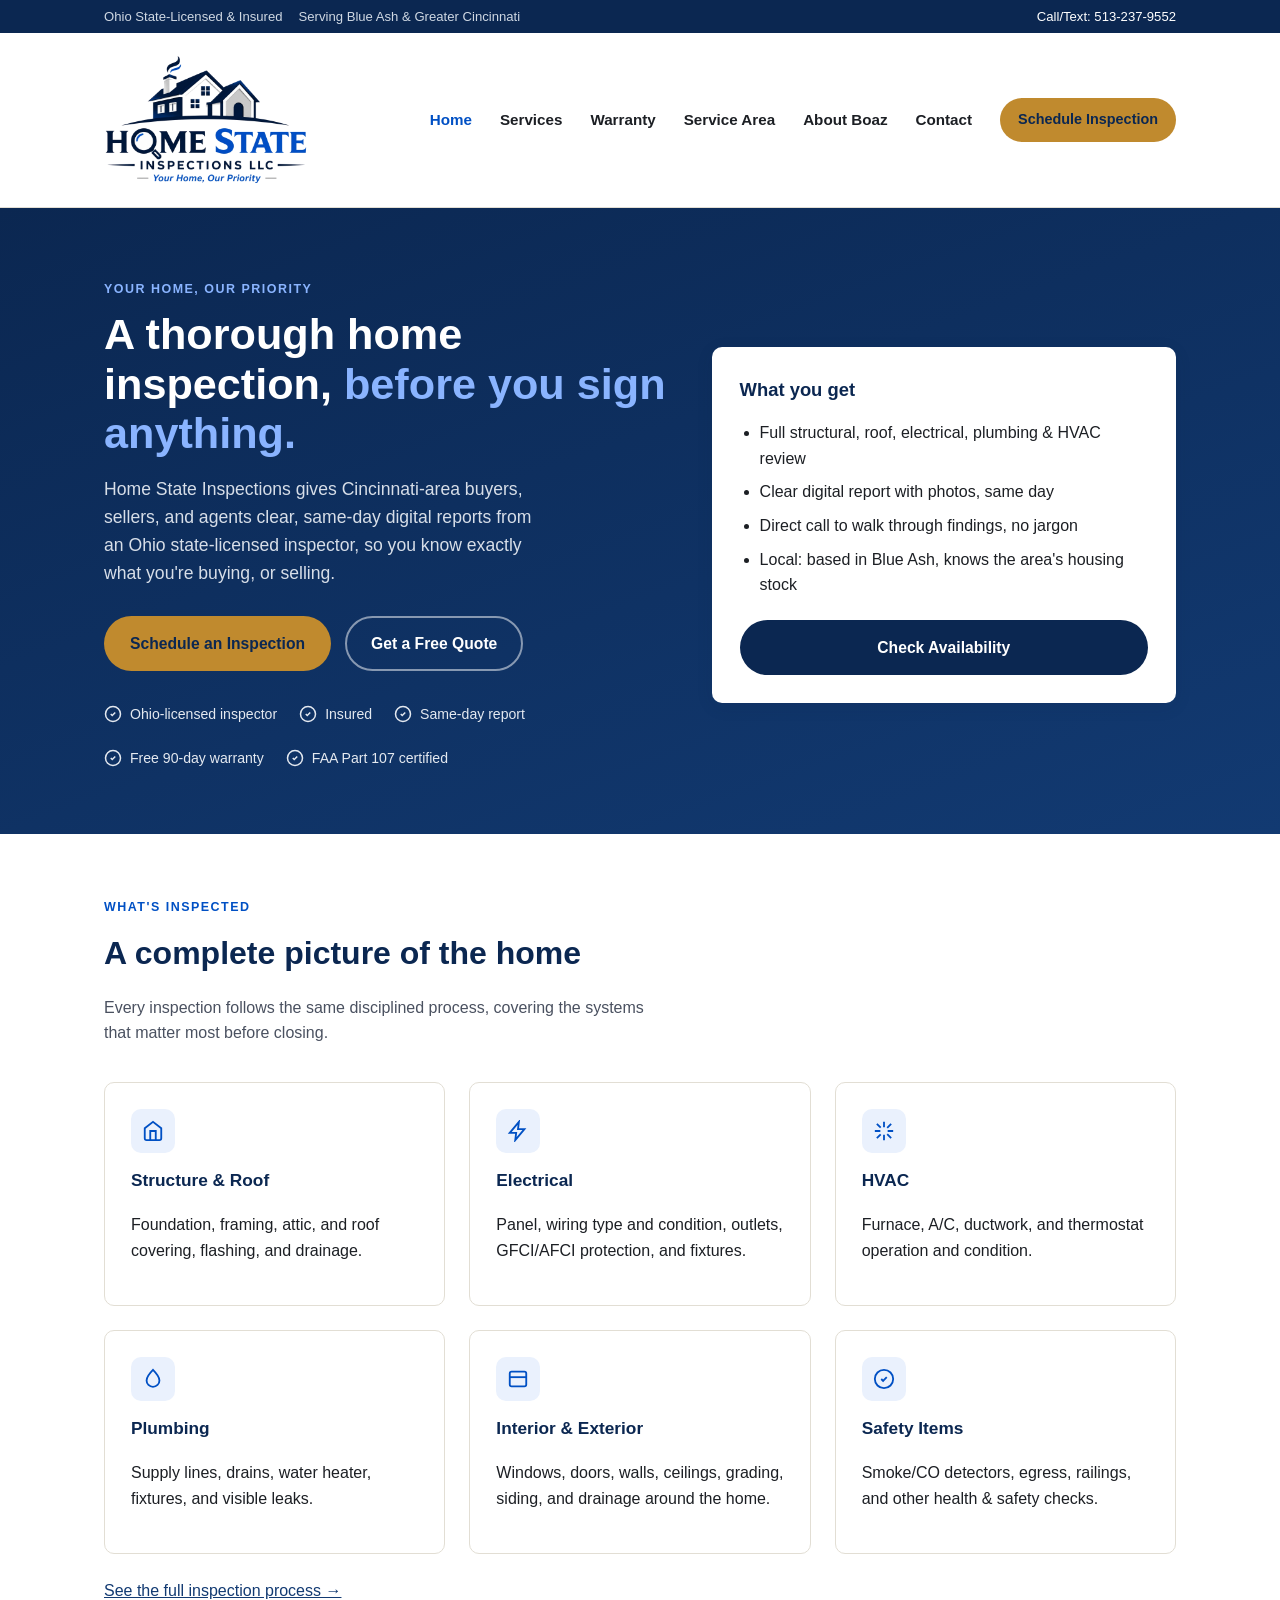
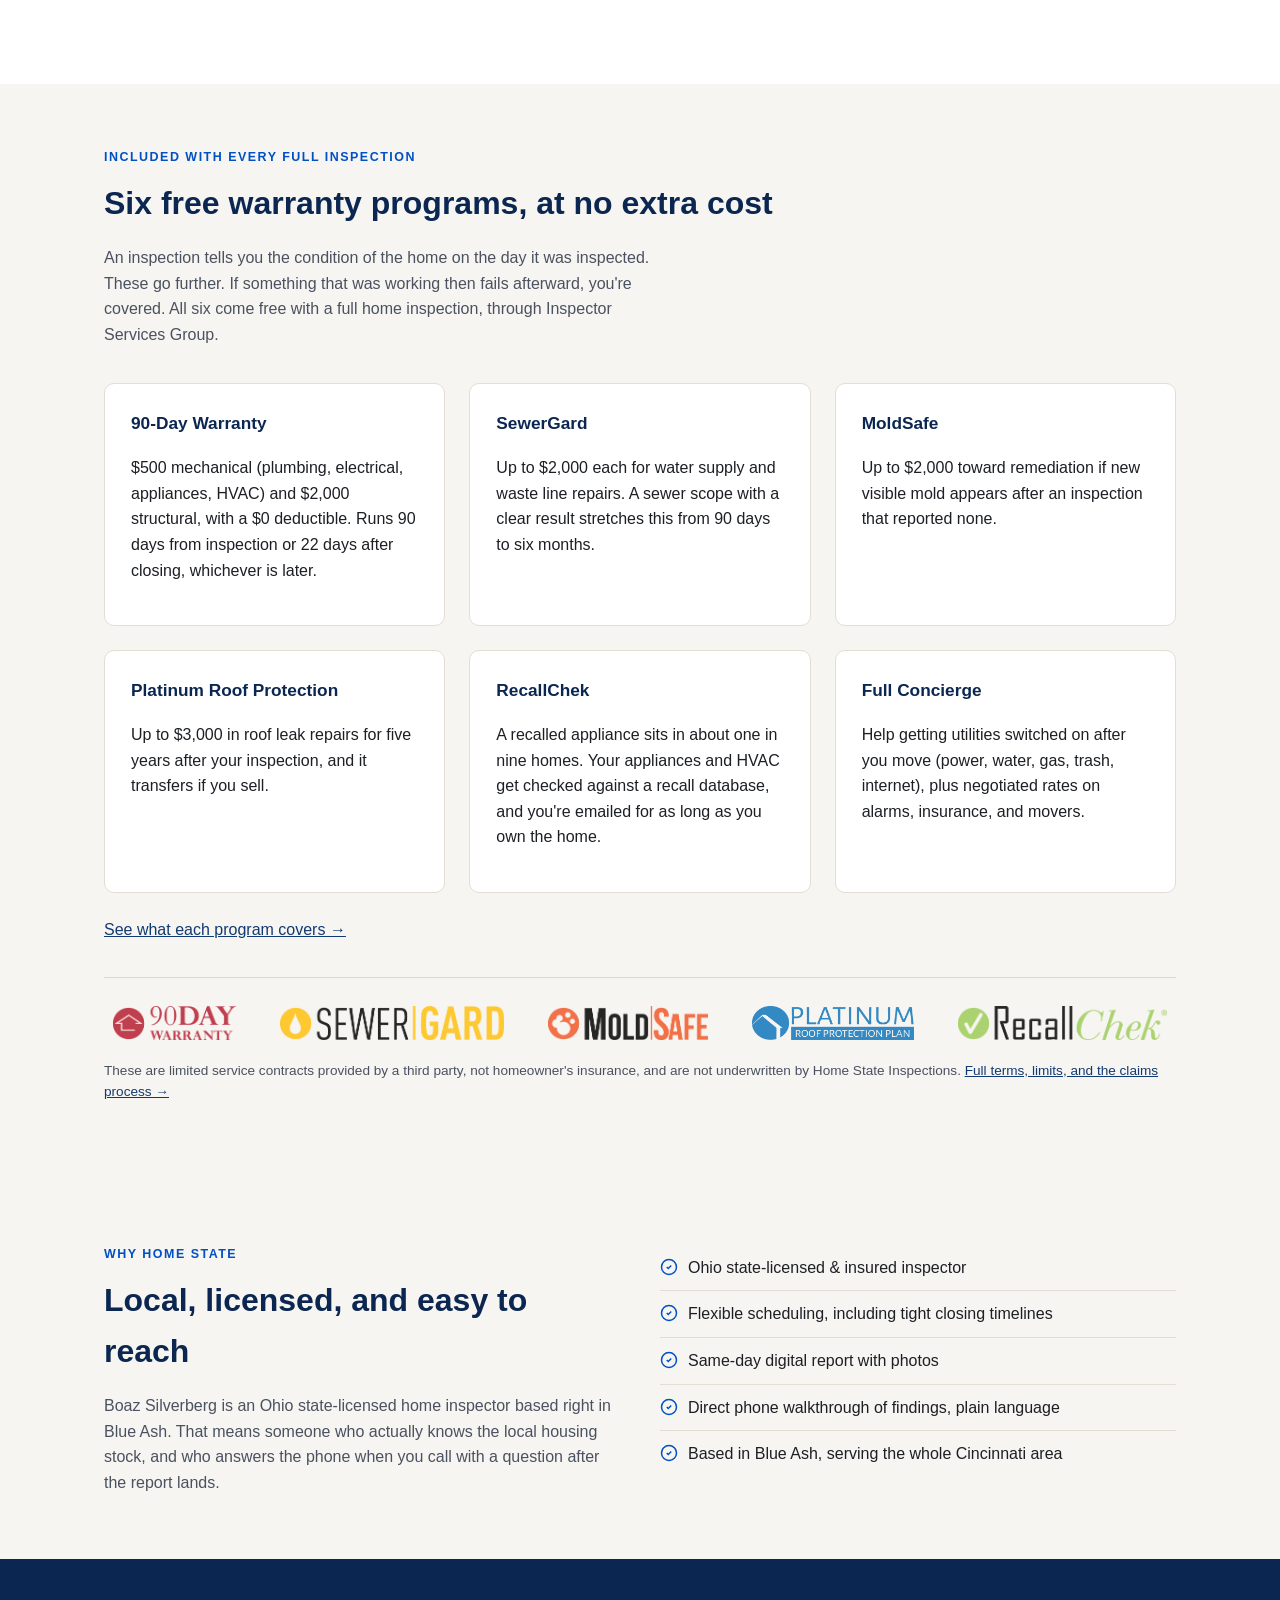
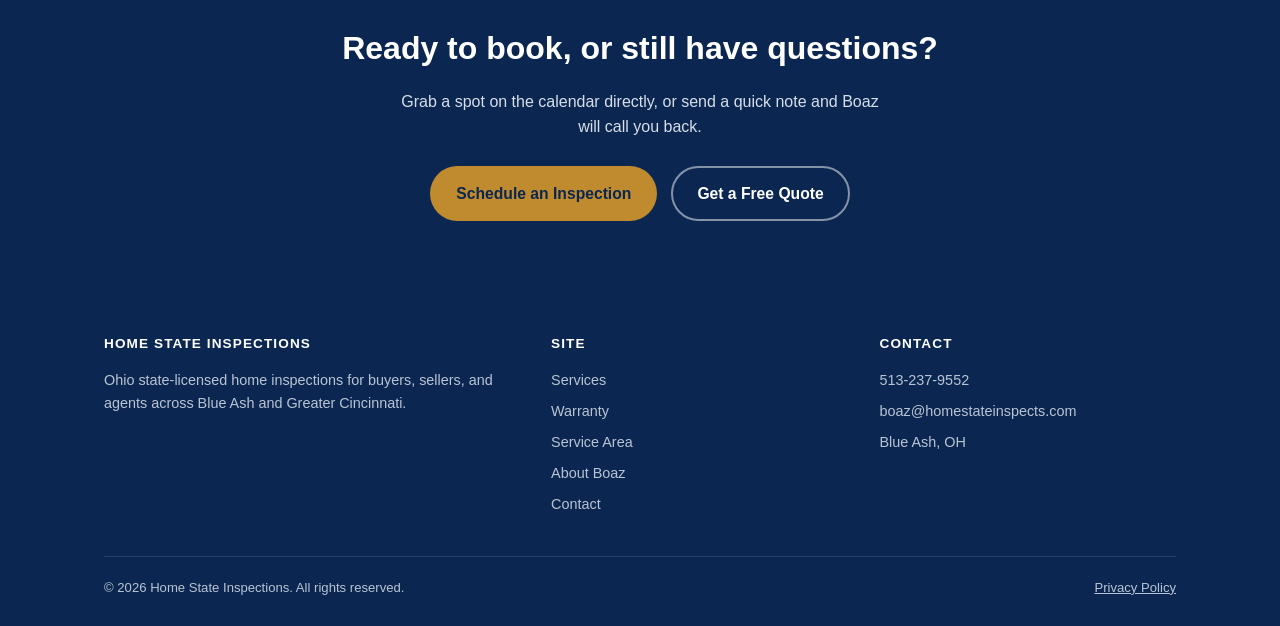
<file: index.html>
<!DOCTYPE html>
<html lang="en">
<head>
<meta charset="UTF-8">
<meta name="viewport" content="width=device-width, initial-scale=1.0">
<title>Home State Inspections | Licensed Home Inspector in Blue Ash & Cincinnati, OH</title>
<meta name="description" content="Home State Inspections provides thorough, Ohio state-licensed home inspections for buyers, sellers, and agents in Blue Ash and the Greater Cincinnati area. Same-week scheduling, same-day digital reports.">
<link rel="canonical" href="https://homestateinspects.com/">
<meta property="og:type" content="website">
<meta property="og:title" content="Home State Inspections | Licensed Home Inspector in Blue Ash & Cincinnati, OH">
<meta property="og:description" content="Ohio state-licensed home inspections for buyers, sellers, and agents in Blue Ash and the Greater Cincinnati area.">
<meta property="og:url" content="https://homestateinspects.com/">
<meta property="og:image" content="https://homestateinspects.com/og-image.jpg">
<link rel="stylesheet" href="style.css?v=8">
<script type="application/ld+json">
{
  "@context": "https://schema.org",
  "@type": "HomeAndConstructionBusiness",
  "name": "Home State Inspections",
  "url": "https://homestateinspects.com/",
  "telephone": "+15132379552",
  "email": "boaz@homestateinspects.com",
  "areaServed": {
    "@type": "City",
    "name": "Blue Ash"
  },
  "address": {
    "@type": "PostalAddress",
    "addressLocality": "Blue Ash",
    "addressRegion": "OH",
    "addressCountry": "US"
  },
  "priceRange": "$$"
}
</script>
</head>
<body>
<a class="skip-link" href="#main">Skip to content</a>

<div class="top-bar">
  <div class="container">
    <div class="trust-strip">
      <span>Ohio State-Licensed &amp; Insured</span>
      <span>Serving Blue Ash &amp; Greater Cincinnati</span>
    </div>
    <a href="tel:+15132379552">Call/Text: 513-237-9552</a>
  </div>
</div>

<header class="site-header header-hero">
  <div class="header-inner">
    <a href="index.html" class="logo">
      <img src="logo-transparent.png" alt="Home State Inspections LLC" width="1299" height="900">
    </a>
    <button class="nav-toggle" aria-expanded="false" aria-controls="main-nav" aria-label="Toggle menu">
      <span></span>
    </button>
    <nav class="main-nav" id="main-nav">
      <a href="index.html" aria-current="page">Home</a>
      <a href="services.html">Services</a>
      <a href="warranty.html">Warranty</a>
      <a href="service-area.html">Service Area</a>
      <a href="about.html">About Boaz</a>
      <a href="contact.html">Contact</a>
      <a href="https://goisn.net/isn-homestate/online-scheduler/9c5191d9-7c6e-11f1-bdcb-0a63506e1b9d" class="nav-cta">Schedule Inspection</a>
    </nav>
  </div>
</header>

<main id="main">

  <section class="hero">
    <div class="container">
      <div>
        <p class="eyebrow" style="color:var(--blue-on-dark)">Your Home, Our Priority</p>
        <h1>A thorough home inspection, <em>before you sign anything.</em></h1>
        <p class="lede">Home State Inspections gives Cincinnati-area buyers, sellers, and agents clear, same-day digital reports from an Ohio state-licensed inspector, so you know exactly what you're buying, or selling.</p>
        <div class="hero-actions">
          <a class="btn btn-primary" href="https://goisn.net/isn-homestate/online-scheduler/9c5191d9-7c6e-11f1-bdcb-0a63506e1b9d">Schedule an Inspection</a>
          <a class="btn btn-outline" href="contact.html#quote">Get a Free Quote</a>
        </div>
        <div class="badge-row">
          <span class="badge"><svg width="18" height="18" viewBox="0 0 24 24" fill="none" stroke="currentColor" stroke-width="2"><path d="M9 12l2 2 4-4"/><circle cx="12" cy="12" r="10"/></svg> Ohio-licensed inspector</span>
          <span class="badge"><svg width="18" height="18" viewBox="0 0 24 24" fill="none" stroke="currentColor" stroke-width="2"><path d="M9 12l2 2 4-4"/><circle cx="12" cy="12" r="10"/></svg> Insured</span>
          <span class="badge"><svg width="18" height="18" viewBox="0 0 24 24" fill="none" stroke="currentColor" stroke-width="2"><path d="M9 12l2 2 4-4"/><circle cx="12" cy="12" r="10"/></svg> Same-day report</span>
          <span class="badge"><svg width="18" height="18" viewBox="0 0 24 24" fill="none" stroke="currentColor" stroke-width="2"><path d="M9 12l2 2 4-4"/><circle cx="12" cy="12" r="10"/></svg> Free 90-day warranty</span>
          <span class="badge"><svg width="18" height="18" viewBox="0 0 24 24" fill="none" stroke="currentColor" stroke-width="2"><path d="M9 12l2 2 4-4"/><circle cx="12" cy="12" r="10"/></svg> FAA Part 107 certified</span>
        </div>
      </div>
      <div class="hero-card">
        <h2>What you get</h2>
        <ul>
          <li>Full structural, roof, electrical, plumbing &amp; HVAC review</li>
          <li>Clear digital report with photos, same day</li>
          <li>Direct call to walk through findings, no jargon</li>
          <li>Local: based in Blue Ash, knows the area's housing stock</li>
        </ul>
        <a class="btn btn-navy" href="https://goisn.net/isn-homestate/online-scheduler/9c5191d9-7c6e-11f1-bdcb-0a63506e1b9d" style="width:100%; justify-content:center; margin-top:6px;">Check Availability</a>
      </div>
    </div>
  </section>

  <section>
    <div class="container">
      <p class="eyebrow">What's Inspected</p>
      <h2 class="section-title">A complete picture of the home</h2>
      <p class="section-intro">Every inspection follows the same disciplined process, covering the systems that matter most before closing.</p>
      <div class="grid grid-3">
        <div class="card">
          <div class="card-icon"><svg width="22" height="22" viewBox="0 0 24 24" fill="none" stroke="#0050c4" stroke-width="2"><path d="M3 9l9-7 9 7v11a2 2 0 01-2 2H5a2 2 0 01-2-2z"/><path d="M9 22V12h6v10"/></svg></div>
          <h3>Structure &amp; Roof</h3>
          <p>Foundation, framing, attic, and roof covering, flashing, and drainage.</p>
        </div>
        <div class="card">
          <div class="card-icon"><svg width="22" height="22" viewBox="0 0 24 24" fill="none" stroke="#0050c4" stroke-width="2"><path d="M13 2L3 14h7l-1 8 10-12h-7l1-8z"/></svg></div>
          <h3>Electrical</h3>
          <p>Panel, wiring type and condition, outlets, GFCI/AFCI protection, and fixtures.</p>
        </div>
        <div class="card">
          <div class="card-icon"><svg width="22" height="22" viewBox="0 0 24 24" fill="none" stroke="#0050c4" stroke-width="2"><path d="M12 2v6M12 22v-6M4.2 4.2l4.2 4.2M15.5 15.5l4.3 4.3M2 12h6M16 12h6M4.2 19.8l4.2-4.2M15.5 8.5l4.3-4.3"/></svg></div>
          <h3>HVAC</h3>
          <p>Furnace, A/C, ductwork, and thermostat operation and condition.</p>
        </div>
        <div class="card">
          <div class="card-icon"><svg width="22" height="22" viewBox="0 0 24 24" fill="none" stroke="#0050c4" stroke-width="2"><path d="M12 2C8 6 5 9.5 5 13.5A7 7 0 0019 13.5C19 9.5 16 6 12 2z"/></svg></div>
          <h3>Plumbing</h3>
          <p>Supply lines, drains, water heater, fixtures, and visible leaks.</p>
        </div>
        <div class="card">
          <div class="card-icon"><svg width="22" height="22" viewBox="0 0 24 24" fill="none" stroke="#0050c4" stroke-width="2"><rect x="3" y="4" width="18" height="16" rx="2"/><path d="M3 10h18"/></svg></div>
          <h3>Interior &amp; Exterior</h3>
          <p>Windows, doors, walls, ceilings, grading, siding, and drainage around the home.</p>
        </div>
        <div class="card">
          <div class="card-icon"><svg width="22" height="22" viewBox="0 0 24 24" fill="none" stroke="#0050c4" stroke-width="2"><path d="M9 12l2 2 4-4"/><circle cx="12" cy="12" r="10"/></svg></div>
          <h3>Safety Items</h3>
          <p>Smoke/CO detectors, egress, railings, and other health &amp; safety checks.</p>
        </div>
      </div>
      <p style="margin-top:24px;"><a href="services.html">See the full inspection process &rarr;</a></p>
    </div>
  </section>

  <section class="section-alt service-block" id="warranty">
    <div class="container">
      <p class="eyebrow">Included With Every Full Inspection</p>
      <h2 class="section-title">Six free warranty programs, at no extra cost</h2>
      <p class="section-intro">An inspection tells you the condition of the home on the day it was inspected. These go further. If something that was working then fails afterward, you're covered. All six come free with a full home inspection, through Inspector Services Group.</p>
      <div class="grid grid-3">
        <div class="card">
          <h3>90-Day Warranty</h3>
          <p>$500 mechanical (plumbing, electrical, appliances, HVAC) and $2,000 structural, with a $0 deductible. Runs 90 days from inspection or 22 days after closing, whichever is later.</p>
        </div>
        <div class="card">
          <h3>SewerGard</h3>
          <p>Up to $2,000 each for water supply and waste line repairs. A sewer scope with a clear result stretches this from 90 days to six months.</p>
        </div>
        <div class="card">
          <h3>MoldSafe</h3>
          <p>Up to $2,000 toward remediation if new visible mold appears after an inspection that reported none.</p>
        </div>
        <div class="card">
          <h3>Platinum Roof Protection</h3>
          <p>Up to $3,000 in roof leak repairs for five years after your inspection, and it transfers if you sell.</p>
        </div>
        <div class="card">
          <h3>RecallChek</h3>
          <p>A recalled appliance sits in about one in nine homes. Your appliances and HVAC get checked against a recall database, and you're emailed for as long as you own the home.</p>
        </div>
        <div class="card">
          <h3>Full Concierge</h3>
          <p>Help getting utilities switched on after you move (power, water, gas, trash, internet), plus negotiated rates on alarms, insurance, and movers.</p>
        </div>
      </div>
      <p style="margin-top:24px;"><a href="warranty.html">See what each program covers &rarr;</a></p>
      <div class="warranty-logos">
        <img src="images/warranty/90day.png" alt="90 Day Warranty" width="1046" height="292" loading="lazy">
        <img src="images/warranty/sewergard.png" alt="SewerGard" width="1876" height="292" loading="lazy">
        <img src="images/warranty/moldsafe.png" alt="MoldSafe" width="1364" height="292" loading="lazy">
        <img src="images/warranty/platinum-roof.png" alt="Platinum Roof Protection Plan" width="2003" height="421" loading="lazy">
        <img src="images/warranty/recallchek.png" alt="RecallChek" width="1800" height="292" loading="lazy">
      </div>
      <p style="margin-top:20px; font-size:0.85rem; color:var(--ink-soft);">These are limited service contracts provided by a third party, not homeowner's insurance, and are not underwritten by Home State Inspections. <a href="warranty.html">Full terms, limits, and the claims process &rarr;</a></p>
    </div>
  </section>

  <section class="section-alt">
    <div class="container two-col">
      <div>
        <p class="eyebrow">Why Home State</p>
        <h2 class="section-title">Local, licensed, and easy to reach</h2>
        <p class="section-intro" style="margin-bottom:0;">Boaz Silverberg is an Ohio state-licensed home inspector based right in Blue Ash. That means someone who actually knows the local housing stock, and who answers the phone when you call with a question after the report lands.</p>
      </div>
      <ul class="checklist">
        <li><svg width="18" height="18" viewBox="0 0 24 24" fill="none" stroke="currentColor" stroke-width="2"><path d="M9 12l2 2 4-4"/><circle cx="12" cy="12" r="10"/></svg> Ohio state-licensed &amp; insured inspector</li>
        <li><svg width="18" height="18" viewBox="0 0 24 24" fill="none" stroke="currentColor" stroke-width="2"><path d="M9 12l2 2 4-4"/><circle cx="12" cy="12" r="10"/></svg> Flexible scheduling, including tight closing timelines</li>
        <li><svg width="18" height="18" viewBox="0 0 24 24" fill="none" stroke="currentColor" stroke-width="2"><path d="M9 12l2 2 4-4"/><circle cx="12" cy="12" r="10"/></svg> Same-day digital report with photos</li>
        <li><svg width="18" height="18" viewBox="0 0 24 24" fill="none" stroke="currentColor" stroke-width="2"><path d="M9 12l2 2 4-4"/><circle cx="12" cy="12" r="10"/></svg> Direct phone walkthrough of findings, plain language</li>
        <li><svg width="18" height="18" viewBox="0 0 24 24" fill="none" stroke="currentColor" stroke-width="2"><path d="M9 12l2 2 4-4"/><circle cx="12" cy="12" r="10"/></svg> Based in Blue Ash, serving the whole Cincinnati area</li>
      </ul>
    </div>
  </section>

  <section class="cta-band">
    <div class="container">
      <h2 class="section-title">Ready to book, or still have questions?</h2>
      <p>Grab a spot on the calendar directly, or send a quick note and Boaz will call you back.</p>
      <div class="hero-actions" style="justify-content:center;">
        <a class="btn btn-primary" href="https://goisn.net/isn-homestate/online-scheduler/9c5191d9-7c6e-11f1-bdcb-0a63506e1b9d">Schedule an Inspection</a>
        <a class="btn btn-outline" href="contact.html#quote">Get a Free Quote</a>
      </div>
    </div>
  </section>

</main>

<footer class="site-footer">
  <div class="container">
    <div class="footer-grid">
      <div>
        <h4>Home State Inspections</h4>
        <p>Ohio state-licensed home inspections for buyers, sellers, and agents across Blue Ash and Greater Cincinnati.</p>
      </div>
      <div>
        <h4>Site</h4>
        <ul>
          <li><a href="services.html">Services</a></li>
          <li><a href="warranty.html">Warranty</a></li>
          <li><a href="service-area.html">Service Area</a></li>
          <li><a href="about.html">About Boaz</a></li>
          <li><a href="contact.html">Contact</a></li>
        </ul>
      </div>
      <div>
        <h4>Contact</h4>
        <ul>
          <li><a href="tel:+15132379552">513-237-9552</a></li>
          <li><a href="mailto:boaz@homestateinspects.com">boaz@homestateinspects.com</a></li>
          <li>Blue Ash, OH</li>
        </ul>
      </div>
    </div>
    <div class="footer-bottom">
      <span>&copy; <span id="year"></span> Home State Inspections. All rights reserved.</span>
      <a href="privacy-policy.html">Privacy Policy</a>
    </div>
  </div>
</footer>

<script src="script.js?v=8"></script>
</body>
</html>
</file>
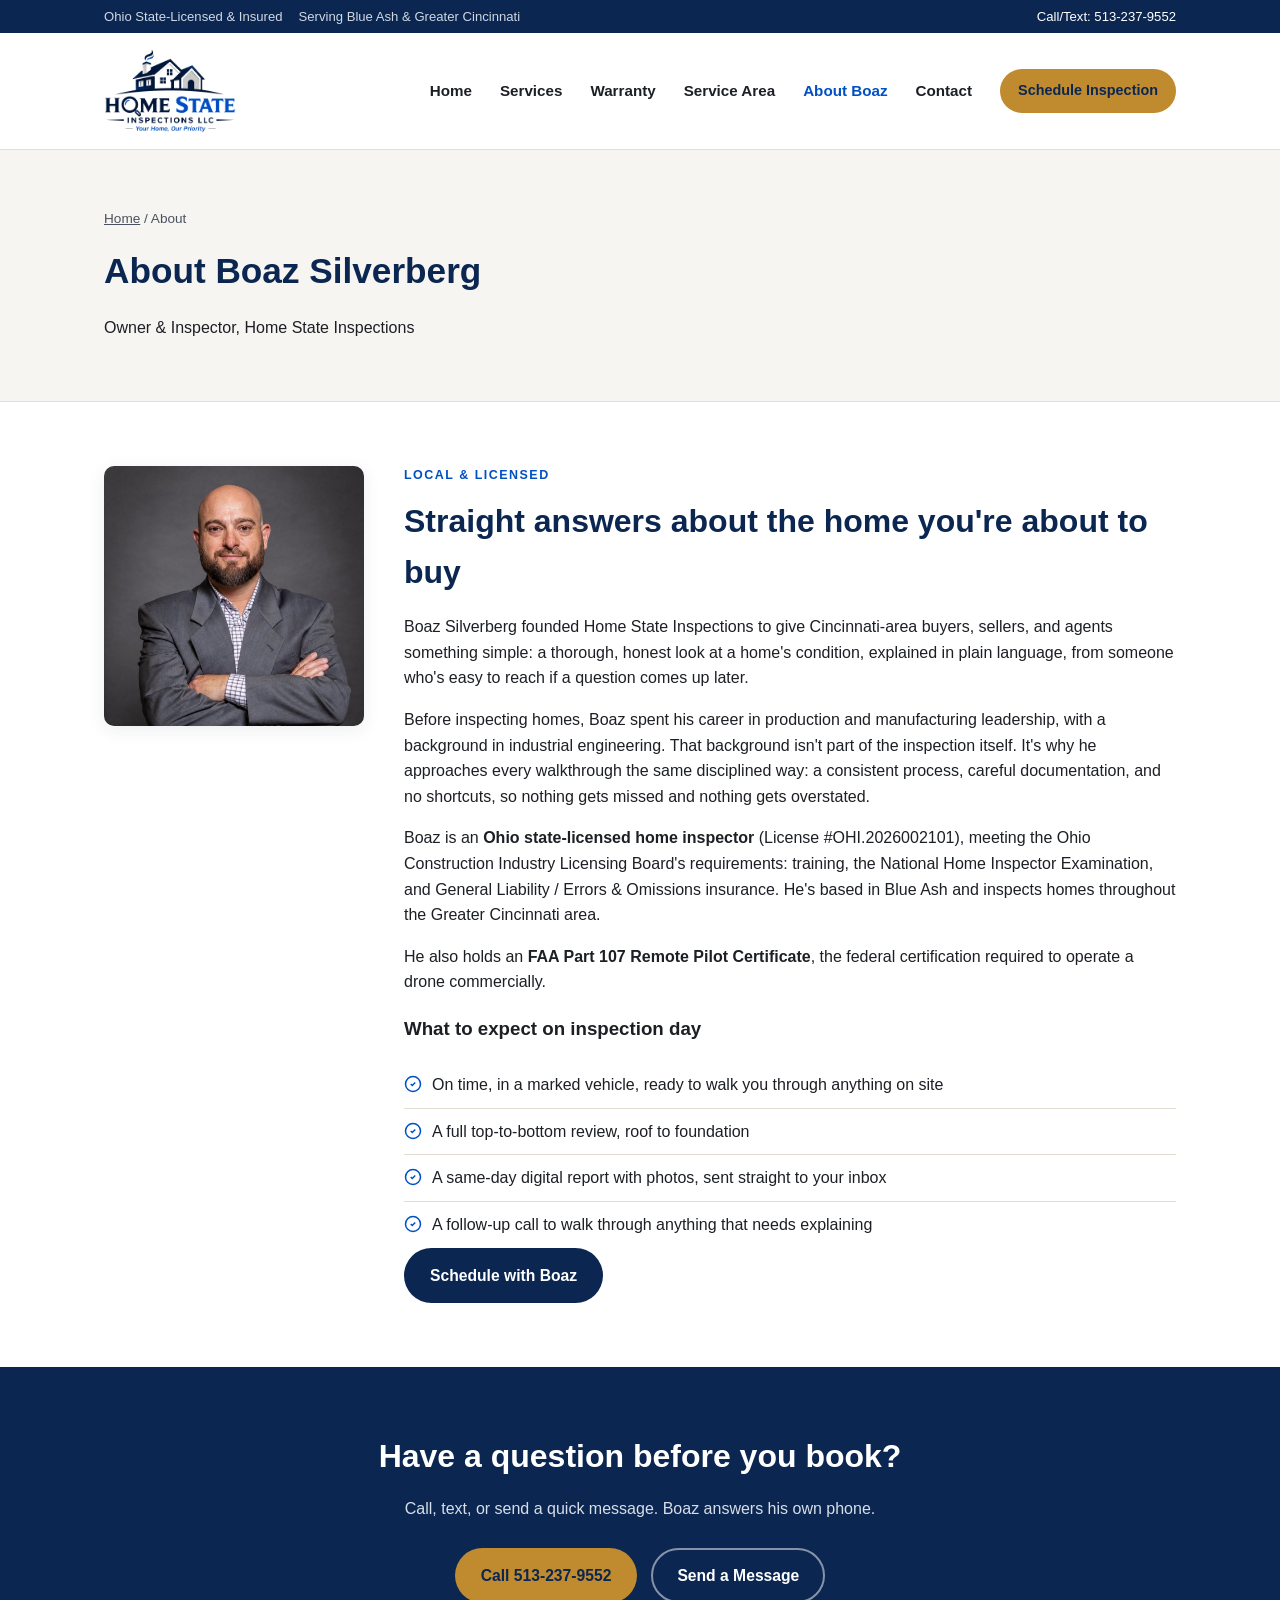
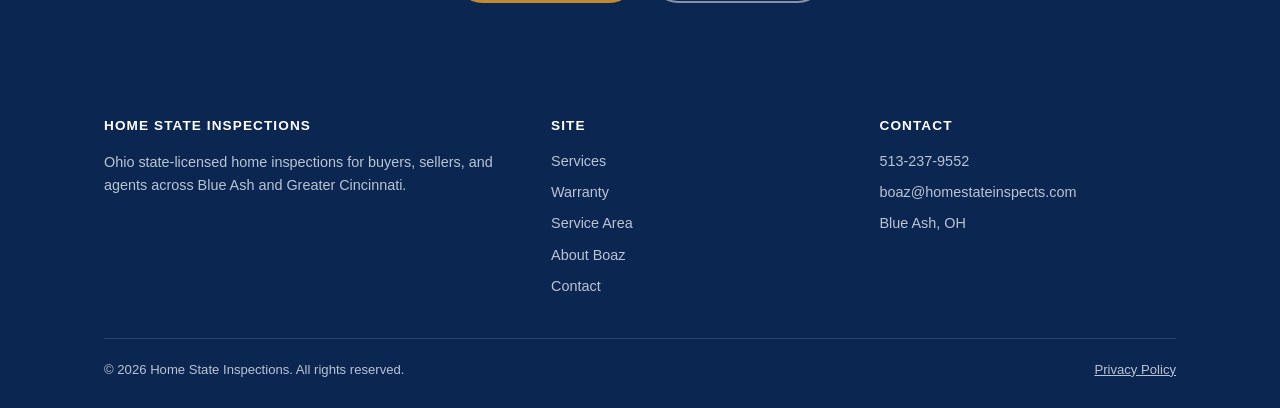
<file: about.html>
<!DOCTYPE html>
<html lang="en">
<head>
<meta charset="UTF-8">
<meta name="viewport" content="width=device-width, initial-scale=1.0">
<title>About Boaz Silverberg | Home State Inspections</title>
<meta name="description" content="Meet Boaz Silverberg, the Ohio state-licensed home inspector behind Home State Inspections, based in Blue Ash and serving the Greater Cincinnati area.">
<link rel="canonical" href="https://homestateinspects.com/about.html">
<link rel="stylesheet" href="style.css?v=8">
</head>
<body>
<a class="skip-link" href="#main">Skip to content</a>

<div class="top-bar">
  <div class="container">
    <div class="trust-strip">
      <span>Ohio State-Licensed &amp; Insured</span>
      <span>Serving Blue Ash &amp; Greater Cincinnati</span>
    </div>
    <a href="tel:+15132379552">Call/Text: 513-237-9552</a>
  </div>
</div>

<header class="site-header">
  <div class="header-inner">
    <a href="index.html" class="logo">
      <img src="logo-transparent.png" alt="Home State Inspections LLC" width="1299" height="900">
    </a>
    <button class="nav-toggle" aria-expanded="false" aria-controls="main-nav" aria-label="Toggle menu">
      <span></span>
    </button>
    <nav class="main-nav" id="main-nav">
      <a href="index.html">Home</a>
      <a href="services.html">Services</a>
      <a href="warranty.html">Warranty</a>
      <a href="service-area.html">Service Area</a>
      <a href="about.html" aria-current="page">About Boaz</a>
      <a href="contact.html">Contact</a>
      <a href="https://goisn.net/isn-homestate/online-scheduler/9c5191d9-7c6e-11f1-bdcb-0a63506e1b9d" class="nav-cta">Schedule Inspection</a>
    </nav>
  </div>
</header>

<main id="main">

  <section class="page-hero">
    <div class="container">
      <p class="breadcrumb"><a href="index.html">Home</a> / About</p>
      <h1>About Boaz Silverberg</h1>
      <p>Owner &amp; Inspector, Home State Inspections</p>
    </div>
  </section>

  <section>
    <div class="container bio-layout">
      <div>
        <img class="bio-portrait" src="boaz.jpg" alt="Boaz Silverberg, owner and inspector at Home State Inspections">
      </div>
      <div>
        <p class="eyebrow">Local &amp; Licensed</p>
        <h2 class="section-title" style="margin-top:0;">Straight answers about the home you're about to buy</h2>
        <p>Boaz Silverberg founded Home State Inspections to give Cincinnati-area buyers, sellers, and agents something simple: a thorough, honest look at a home's condition, explained in plain language, from someone who's easy to reach if a question comes up later.</p>
        <p>Before inspecting homes, Boaz spent his career in production and manufacturing leadership, with a background in industrial engineering. That background isn't part of the inspection itself. It's why he approaches every walkthrough the same disciplined way: a consistent process, careful documentation, and no shortcuts, so nothing gets missed and nothing gets overstated.</p>
        <p>Boaz is an <strong>Ohio state-licensed home inspector</strong> (License #OHI.2026002101), meeting the Ohio Construction Industry Licensing Board's requirements: training, the National Home Inspector Examination, and General Liability / Errors &amp; Omissions insurance. He's based in Blue Ash and inspects homes throughout the Greater Cincinnati area.</p>
        <p>He also holds an <strong>FAA Part 107 Remote Pilot Certificate</strong>, the federal certification required to operate a drone commercially.</p>
        <h3>What to expect on inspection day</h3>
        <ul class="checklist">
          <li><svg width="18" height="18" viewBox="0 0 24 24" fill="none" stroke="currentColor" stroke-width="2"><path d="M9 12l2 2 4-4"/><circle cx="12" cy="12" r="10"/></svg> On time, in a marked vehicle, ready to walk you through anything on site</li>
          <li><svg width="18" height="18" viewBox="0 0 24 24" fill="none" stroke="currentColor" stroke-width="2"><path d="M9 12l2 2 4-4"/><circle cx="12" cy="12" r="10"/></svg> A full top-to-bottom review, roof to foundation</li>
          <li><svg width="18" height="18" viewBox="0 0 24 24" fill="none" stroke="currentColor" stroke-width="2"><path d="M9 12l2 2 4-4"/><circle cx="12" cy="12" r="10"/></svg> A same-day digital report with photos, sent straight to your inbox</li>
          <li><svg width="18" height="18" viewBox="0 0 24 24" fill="none" stroke="currentColor" stroke-width="2"><path d="M9 12l2 2 4-4"/><circle cx="12" cy="12" r="10"/></svg> A follow-up call to walk through anything that needs explaining</li>
        </ul>
        <a class="btn btn-navy" href="https://goisn.net/isn-homestate/online-scheduler/9c5191d9-7c6e-11f1-bdcb-0a63506e1b9d">Schedule with Boaz</a>
      </div>
    </div>
  </section>

  <section class="cta-band">
    <div class="container">
      <h2 class="section-title">Have a question before you book?</h2>
      <p>Call, text, or send a quick message. Boaz answers his own phone.</p>
      <div class="hero-actions" style="justify-content:center;">
        <a class="btn btn-primary" href="tel:+15132379552">Call 513-237-9552</a>
        <a class="btn btn-outline" href="contact.html#quote">Send a Message</a>
      </div>
    </div>
  </section>

</main>

<footer class="site-footer">
  <div class="container">
    <div class="footer-grid">
      <div>
        <h4>Home State Inspections</h4>
        <p>Ohio state-licensed home inspections for buyers, sellers, and agents across Blue Ash and Greater Cincinnati.</p>
      </div>
      <div>
        <h4>Site</h4>
        <ul>
          <li><a href="services.html">Services</a></li>
          <li><a href="warranty.html">Warranty</a></li>
          <li><a href="service-area.html">Service Area</a></li>
          <li><a href="about.html">About Boaz</a></li>
          <li><a href="contact.html">Contact</a></li>
        </ul>
      </div>
      <div>
        <h4>Contact</h4>
        <ul>
          <li><a href="tel:+15132379552">513-237-9552</a></li>
          <li><a href="mailto:boaz@homestateinspects.com">boaz@homestateinspects.com</a></li>
          <li>Blue Ash, OH</li>
        </ul>
      </div>
    </div>
    <div class="footer-bottom">
      <span>&copy; <span id="year"></span> Home State Inspections. All rights reserved.</span>
      <a href="privacy-policy.html">Privacy Policy</a>
    </div>
  </div>
</footer>

<script src="script.js?v=8"></script>
</body>
</html>
</file>
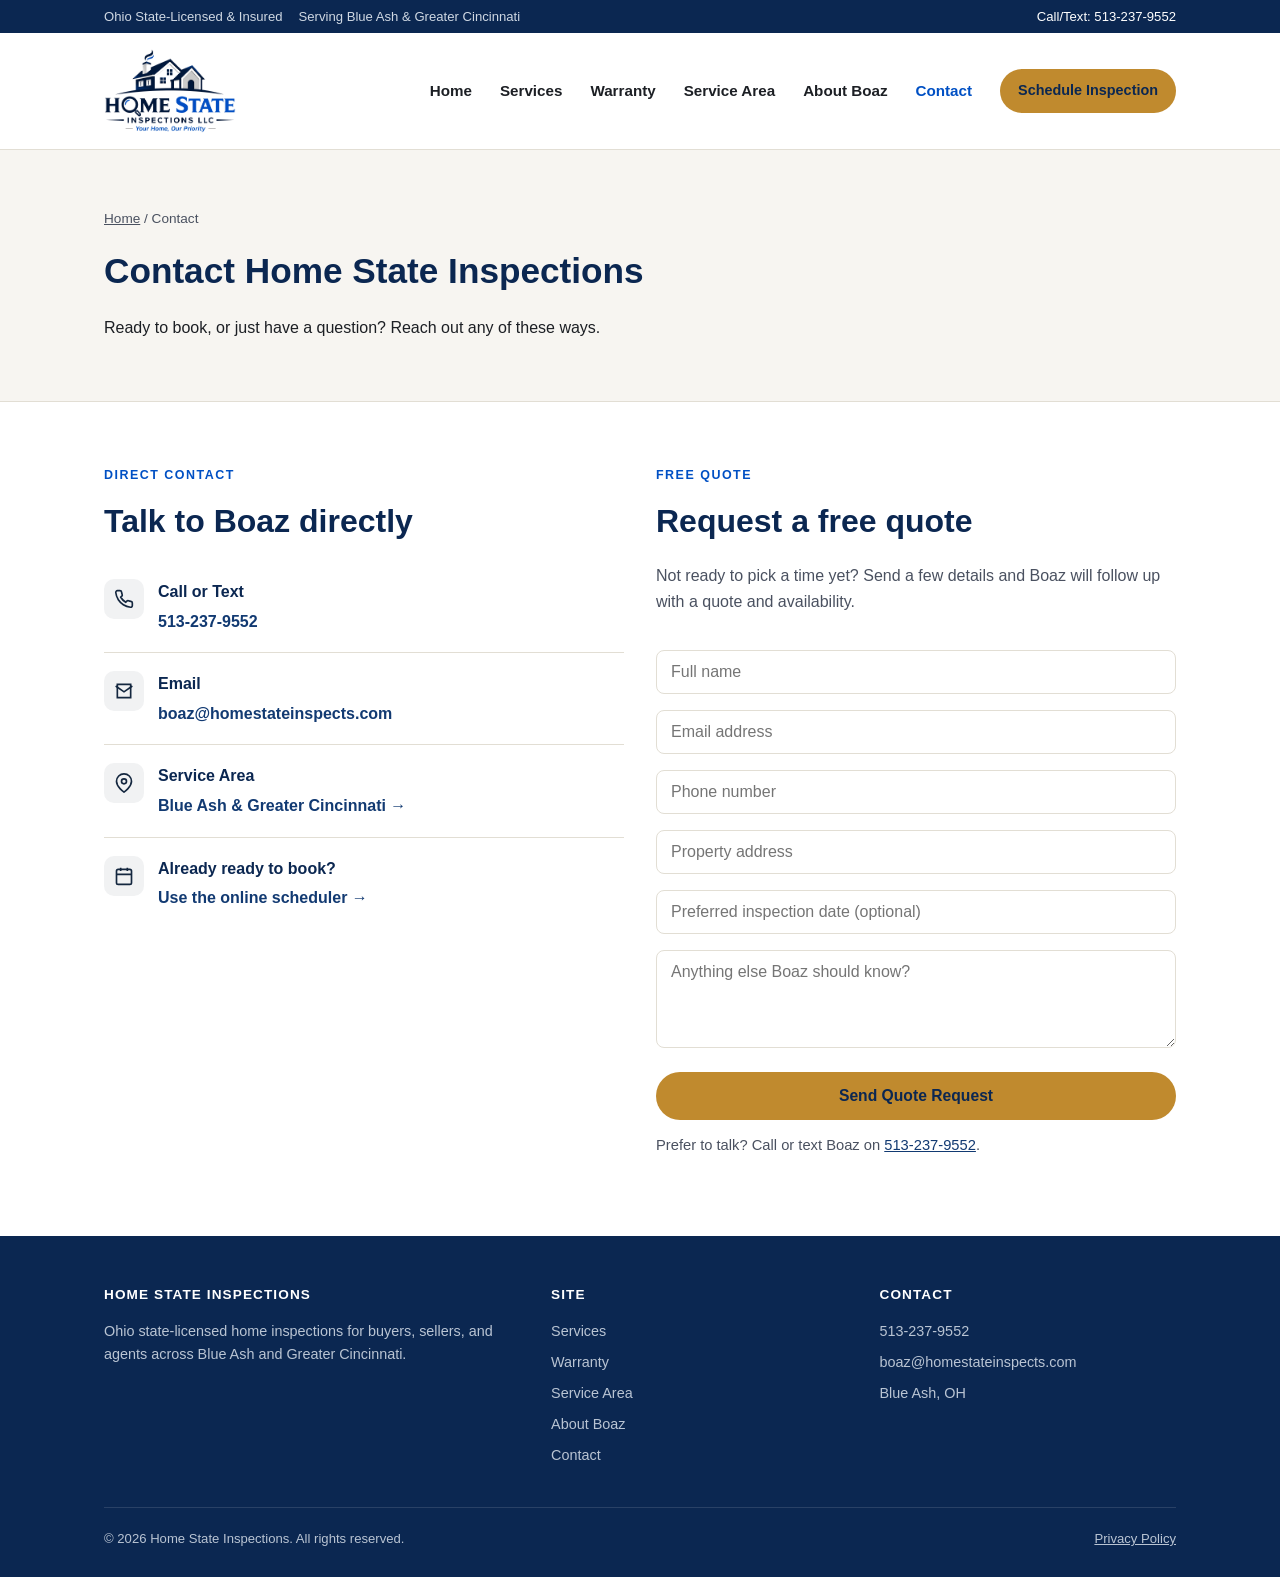
<file: contact.html>
<!DOCTYPE html>
<html lang="en">
<head>
<meta charset="UTF-8">
<meta name="viewport" content="width=device-width, initial-scale=1.0">
<title>Contact & Free Quote | Home State Inspections</title>
<meta name="description" content="Schedule a home inspection or request a free quote from Home State Inspections, serving Blue Ash and the Greater Cincinnati area. Call, text, or send a message.">
<link rel="canonical" href="https://homestateinspects.com/contact.html">
<link rel="stylesheet" href="style.css?v=8">
</head>
<body>
<a class="skip-link" href="#main">Skip to content</a>

<div class="top-bar">
  <div class="container">
    <div class="trust-strip">
      <span>Ohio State-Licensed &amp; Insured</span>
      <span>Serving Blue Ash &amp; Greater Cincinnati</span>
    </div>
    <a href="tel:+15132379552">Call/Text: 513-237-9552</a>
  </div>
</div>

<header class="site-header">
  <div class="header-inner">
    <a href="index.html" class="logo">
      <img src="logo-transparent.png" alt="Home State Inspections LLC" width="1299" height="900">
    </a>
    <button class="nav-toggle" aria-expanded="false" aria-controls="main-nav" aria-label="Toggle menu">
      <span></span>
    </button>
    <nav class="main-nav" id="main-nav">
      <a href="index.html">Home</a>
      <a href="services.html">Services</a>
      <a href="warranty.html">Warranty</a>
      <a href="service-area.html">Service Area</a>
      <a href="about.html">About Boaz</a>
      <a href="contact.html" aria-current="page">Contact</a>
      <a href="https://goisn.net/isn-homestate/online-scheduler/9c5191d9-7c6e-11f1-bdcb-0a63506e1b9d" class="nav-cta">Schedule Inspection</a>
    </nav>
  </div>
</header>

<main id="main">

  <section class="page-hero">
    <div class="container">
      <p class="breadcrumb"><a href="index.html">Home</a> / Contact</p>
      <h1>Contact Home State Inspections</h1>
      <p>Ready to book, or just have a question? Reach out any of these ways.</p>
    </div>
  </section>

  <section>
    <div class="container contact-grid">
      <div>
        <p class="eyebrow">Direct Contact</p>
        <h2 class="section-title">Talk to Boaz directly</h2>

        <div class="contact-method">
          <div class="icon"><svg width="20" height="20" viewBox="0 0 24 24" fill="none" stroke="#14273f" stroke-width="2"><path d="M22 16.92v3a2 2 0 01-2.18 2 19.79 19.79 0 01-8.63-3.07 19.5 19.5 0 01-6-6 19.79 19.79 0 01-3.07-8.67A2 2 0 014.11 2h3a2 2 0 012 1.72c.127.96.362 1.903.7 2.81a2 2 0 01-.45 2.11L8.09 9.91a16 16 0 006 6l1.27-1.27a2 2 0 012.11-.45c.907.338 1.85.573 2.81.7A2 2 0 0122 16.92z"/></svg></div>
          <div>
            <h3>Call or Text</h3>
            <a href="tel:+15132379552">513-237-9552</a>
          </div>
        </div>

        <div class="contact-method">
          <div class="icon"><svg width="20" height="20" viewBox="0 0 24 24" fill="none" stroke="#14273f" stroke-width="2"><path d="M4 4h16v16H4z"/><path d="M22 6l-10 7L2 6"/></svg></div>
          <div>
            <h3>Email</h3>
            <a href="mailto:boaz@homestateinspects.com">boaz@homestateinspects.com</a>
          </div>
        </div>

        <div class="contact-method">
          <div class="icon"><svg width="20" height="20" viewBox="0 0 24 24" fill="none" stroke="#14273f" stroke-width="2"><path d="M21 10c0 7-9 13-9 13S3 17 3 10a9 9 0 0118 0z"/><circle cx="12" cy="10" r="3"/></svg></div>
          <div>
            <h3>Service Area</h3>
            <a href="service-area.html">Blue Ash &amp; Greater Cincinnati &rarr;</a>
          </div>
        </div>

        <div class="contact-method">
          <div class="icon"><svg width="20" height="20" viewBox="0 0 24 24" fill="none" stroke="#14273f" stroke-width="2"><rect x="3" y="4" width="18" height="18" rx="2"/><path d="M16 2v4M8 2v4M3 10h18"/></svg></div>
          <div>
            <h3>Already ready to book?</h3>
            <a href="https://goisn.net/isn-homestate/online-scheduler/9c5191d9-7c6e-11f1-bdcb-0a63506e1b9d">Use the online scheduler &rarr;</a>
          </div>
        </div>
      </div>

      <div id="quote">
        <p class="eyebrow">Free Quote</p>
        <h2 class="section-title">Request a free quote</h2>
        <p class="section-intro">Not ready to pick a time yet? Send a few details and Boaz will follow up with a quote and availability.</p>

        <!-- Submits through FormSubmit, which forwards the entry to Boaz's inbox. This
             replaced an action="mailto:" form that never actually sent anything - it only
             opened a draft in the visitor's own email app and relied on them pressing send,
             which fails silently for anyone without a mail app configured.

             This is a plain form POST with no JavaScript involved, so it still works if a
             script fails to load. FormSubmit emails Boaz a one-time confirmation link on the
             very first submission; until that link is clicked, entries are held rather than
             delivered. -->
        <form id="quote-form" action="https://formsubmit.co/boaz@homestateinspects.com" method="POST">
          <div style="display:grid; gap:16px;">
            <label>
              <span class="sr-only">Full name</span>
              <input type="text" name="name" placeholder="Full name" required
                style="width:100%; padding:12px 14px; border:1px solid var(--border); border-radius:8px; font-size:1rem;">
            </label>
            <label>
              <span class="sr-only">Email</span>
              <input type="email" name="email" placeholder="Email address" required
                style="width:100%; padding:12px 14px; border:1px solid var(--border); border-radius:8px; font-size:1rem;">
            </label>
            <label>
              <span class="sr-only">Phone</span>
              <input type="tel" name="phone" placeholder="Phone number" required
                style="width:100%; padding:12px 14px; border:1px solid var(--border); border-radius:8px; font-size:1rem;">
            </label>
            <label>
              <span class="sr-only">Property address</span>
              <input type="text" name="property_address" placeholder="Property address"
                style="width:100%; padding:12px 14px; border:1px solid var(--border); border-radius:8px; font-size:1rem;">
            </label>
            <label>
              <span class="sr-only">Preferred date</span>
              <input type="text" name="preferred_date" placeholder="Preferred inspection date (optional)"
                style="width:100%; padding:12px 14px; border:1px solid var(--border); border-radius:8px; font-size:1rem;">
            </label>
            <label>
              <span class="sr-only">Message</span>
              <textarea name="message" rows="4" placeholder="Anything else Boaz should know?"
                style="width:100%; padding:12px 14px; border:1px solid var(--border); border-radius:8px; font-size:1rem; font-family:inherit;"></textarea>
            </label>
            <!-- Bots fill hidden fields in; people cannot see this one, so anything that
                 arrives with it filled is discarded. -->
            <input type="text" name="_gotcha" style="display:none" tabindex="-1" autocomplete="off">
            <input type="hidden" name="_subject" value="New quote request: Home State Inspections">
            <!-- Lay the entry out as a table in the email rather than a wall of text. -->
            <input type="hidden" name="_template" value="table">
            <!-- Skip FormSubmit's own captcha screen; the honeypot above covers spam. -->
            <input type="hidden" name="_captcha" value="false">
            <!-- Where the visitor lands after sending. Absolute URL is required, and it only
                 resolves once the domain points at this site. -->
            <input type="hidden" name="_next" value="https://homestateinspects.com/thank-you.html">
            <button type="submit" class="btn btn-primary" style="justify-content:center;">Send Quote Request</button>
          </div>
        </form>
        <p style="margin-top:14px; color:var(--ink-soft); font-size:0.92rem;">Prefer to talk? Call or text Boaz on <a href="tel:+15132379552">513-237-9552</a>.</p>
      </div>
    </div>
  </section>

</main>

<footer class="site-footer">
  <div class="container">
    <div class="footer-grid">
      <div>
        <h4>Home State Inspections</h4>
        <p>Ohio state-licensed home inspections for buyers, sellers, and agents across Blue Ash and Greater Cincinnati.</p>
      </div>
      <div>
        <h4>Site</h4>
        <ul>
          <li><a href="services.html">Services</a></li>
          <li><a href="warranty.html">Warranty</a></li>
          <li><a href="service-area.html">Service Area</a></li>
          <li><a href="about.html">About Boaz</a></li>
          <li><a href="contact.html">Contact</a></li>
        </ul>
      </div>
      <div>
        <h4>Contact</h4>
        <ul>
          <li><a href="tel:+15132379552">513-237-9552</a></li>
          <li><a href="mailto:boaz@homestateinspects.com">boaz@homestateinspects.com</a></li>
          <li>Blue Ash, OH</li>
        </ul>
      </div>
    </div>
    <div class="footer-bottom">
      <span>&copy; <span id="year"></span> Home State Inspections. All rights reserved.</span>
      <a href="privacy-policy.html">Privacy Policy</a>
    </div>
  </div>
</footer>

<script src="script.js?v=8"></script>
</body>
</html>
</file>
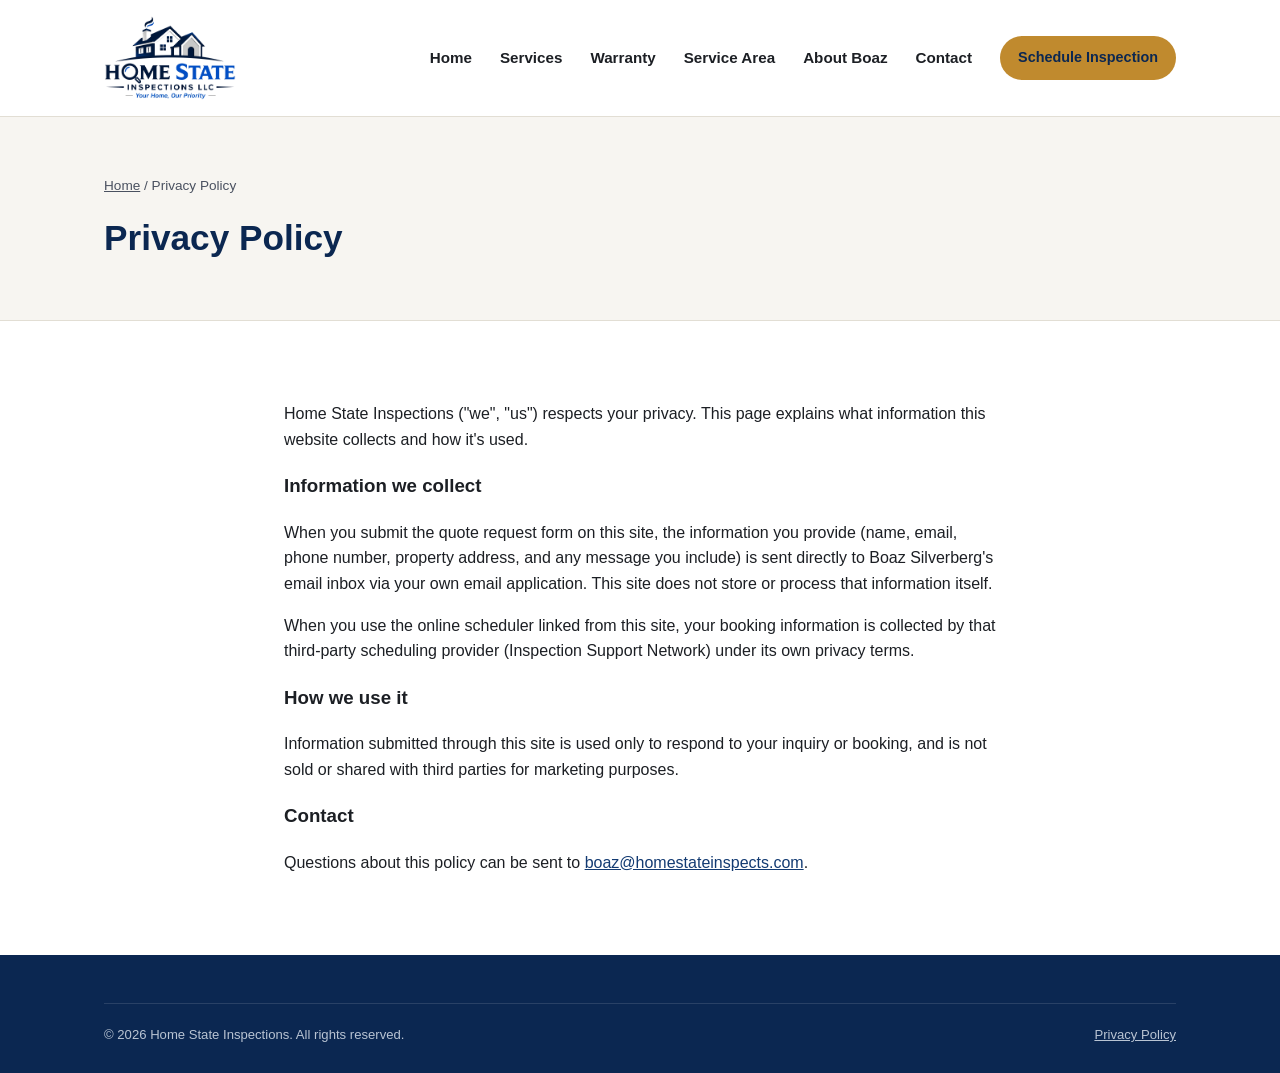
<file: privacy-policy.html>
<!DOCTYPE html>
<html lang="en">
<head>
<meta charset="UTF-8">
<meta name="viewport" content="width=device-width, initial-scale=1.0">
<title>Privacy Policy | Home State Inspections</title>
<meta name="robots" content="noindex">
<link rel="canonical" href="https://homestateinspects.com/privacy-policy.html">
<link rel="stylesheet" href="style.css?v=8">
</head>
<body>
<a class="skip-link" href="#main">Skip to content</a>

<header class="site-header">
  <div class="header-inner">
    <a href="index.html" class="logo">
      <img src="logo-transparent.png" alt="Home State Inspections LLC" width="1299" height="900">
    </a>
    <button class="nav-toggle" aria-expanded="false" aria-controls="main-nav" aria-label="Toggle menu">
      <span></span>
    </button>
    <nav class="main-nav" id="main-nav">
      <a href="index.html">Home</a>
      <a href="services.html">Services</a>
      <a href="warranty.html">Warranty</a>
      <a href="service-area.html">Service Area</a>
      <a href="about.html">About Boaz</a>
      <a href="contact.html">Contact</a>
      <a href="https://goisn.net/isn-homestate/online-scheduler/9c5191d9-7c6e-11f1-bdcb-0a63506e1b9d" class="nav-cta">Schedule Inspection</a>
    </nav>
  </div>
</header>

<main id="main">
  <section class="page-hero">
    <div class="container">
      <p class="breadcrumb"><a href="index.html">Home</a> / Privacy Policy</p>
      <h1>Privacy Policy</h1>
    </div>
  </section>

  <section>
    <div class="container" style="max-width:760px;">
      <p>Home State Inspections ("we", "us") respects your privacy. This page explains what information this website collects and how it's used.</p>
      <h3>Information we collect</h3>
      <p>When you submit the quote request form on this site, the information you provide (name, email, phone number, property address, and any message you include) is sent directly to Boaz Silverberg's email inbox via your own email application. This site does not store or process that information itself.</p>
      <p>When you use the online scheduler linked from this site, your booking information is collected by that third-party scheduling provider (Inspection Support Network) under its own privacy terms.</p>
      <h3>How we use it</h3>
      <p>Information submitted through this site is used only to respond to your inquiry or booking, and is not sold or shared with third parties for marketing purposes.</p>
      <h3>Contact</h3>
      <p>Questions about this policy can be sent to <a href="mailto:boaz@homestateinspects.com">boaz@homestateinspects.com</a>.</p>
    </div>
  </section>
</main>

<footer class="site-footer">
  <div class="container">
    <div class="footer-bottom">
      <span>&copy; <span id="year"></span> Home State Inspections. All rights reserved.</span>
      <a href="privacy-policy.html">Privacy Policy</a>
    </div>
  </div>
</footer>

<script src="script.js?v=8"></script>
</body>
</html>
</file>
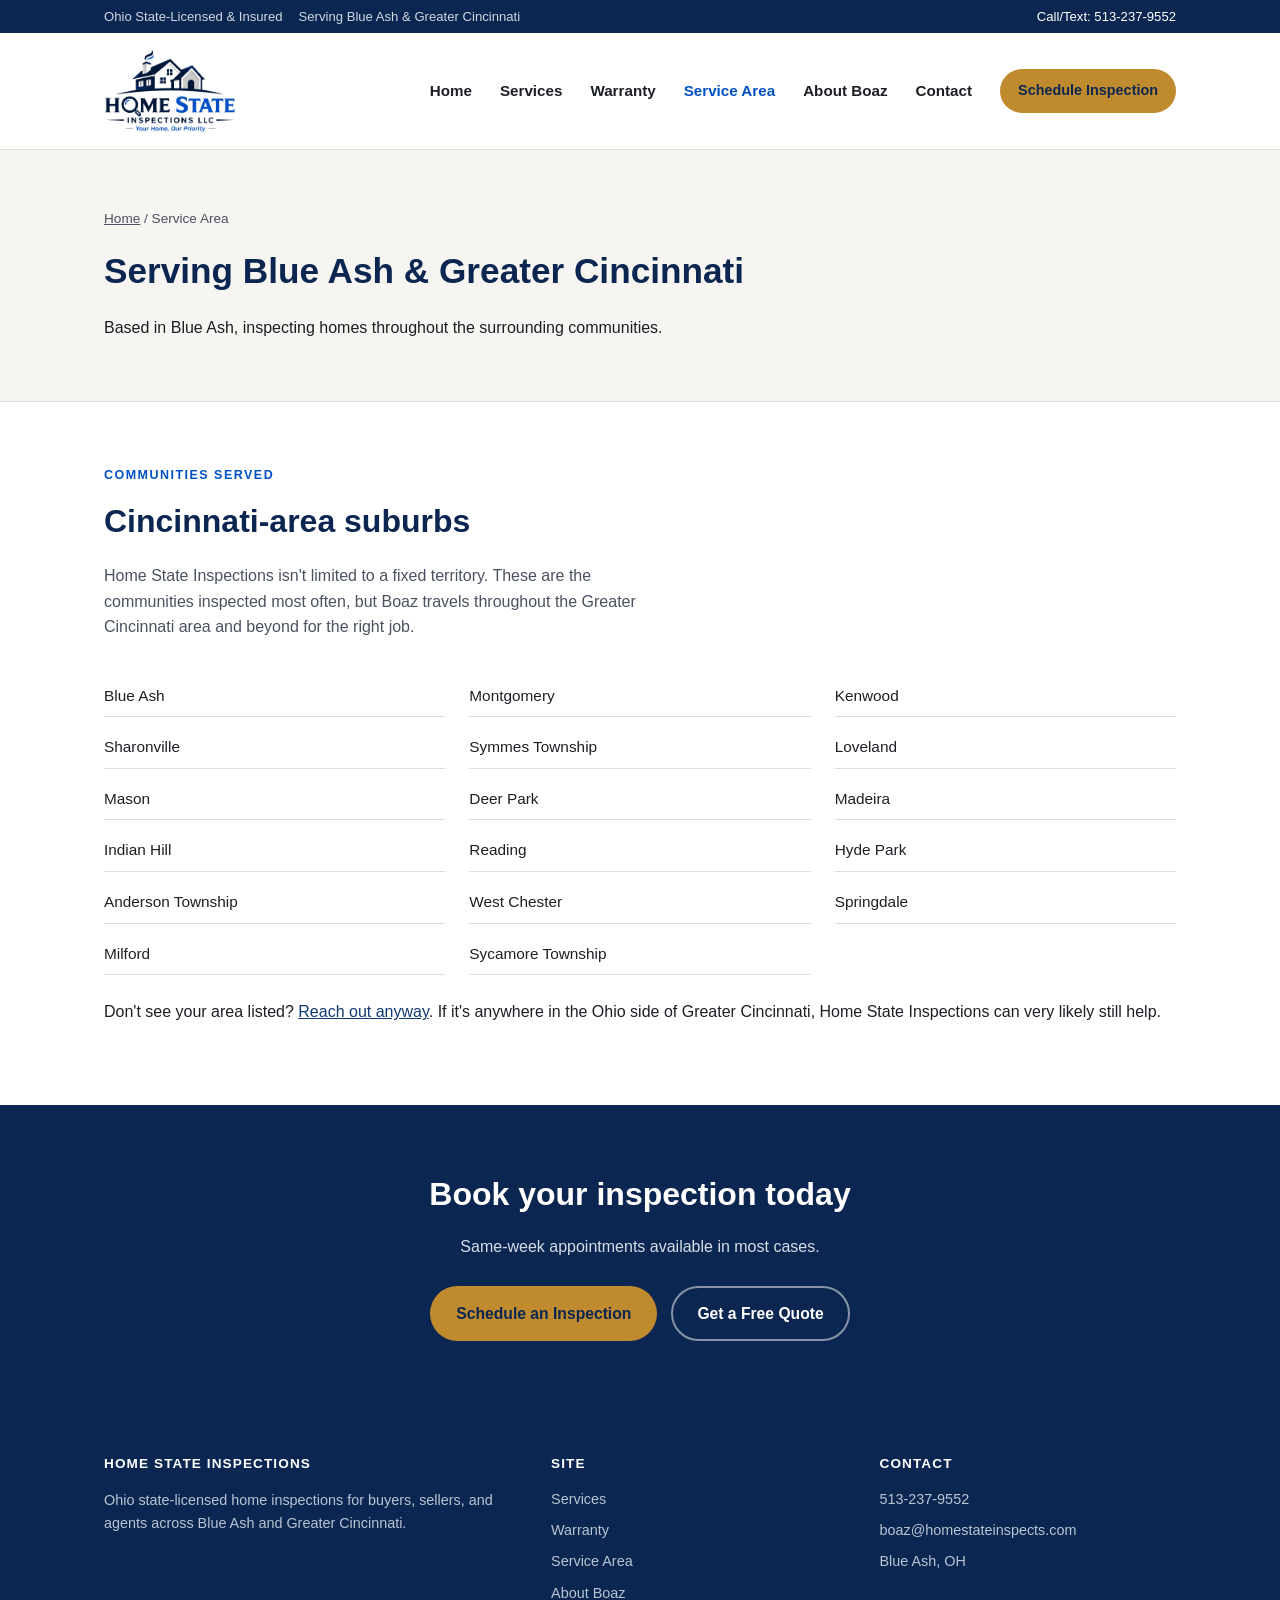
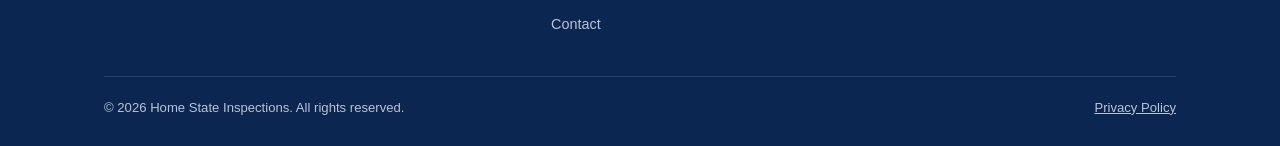
<file: service-area.html>
<!DOCTYPE html>
<html lang="en">
<head>
<meta charset="UTF-8">
<meta name="viewport" content="width=device-width, initial-scale=1.0">
<title>Service Area | Home Inspector Serving Blue Ash & Greater Cincinnati</title>
<meta name="description" content="Home State Inspections serves Blue Ash and the surrounding Greater Cincinnati area, including Montgomery, Kenwood, Sharonville, Mason, and Loveland.">
<link rel="canonical" href="https://homestateinspects.com/service-area.html">
<link rel="stylesheet" href="style.css?v=8">
</head>
<body>
<a class="skip-link" href="#main">Skip to content</a>

<div class="top-bar">
  <div class="container">
    <div class="trust-strip">
      <span>Ohio State-Licensed &amp; Insured</span>
      <span>Serving Blue Ash &amp; Greater Cincinnati</span>
    </div>
    <a href="tel:+15132379552">Call/Text: 513-237-9552</a>
  </div>
</div>

<header class="site-header">
  <div class="header-inner">
    <a href="index.html" class="logo">
      <img src="logo-transparent.png" alt="Home State Inspections LLC" width="1299" height="900">
    </a>
    <button class="nav-toggle" aria-expanded="false" aria-controls="main-nav" aria-label="Toggle menu">
      <span></span>
    </button>
    <nav class="main-nav" id="main-nav">
      <a href="index.html">Home</a>
      <a href="services.html">Services</a>
      <a href="warranty.html">Warranty</a>
      <a href="service-area.html" aria-current="page">Service Area</a>
      <a href="about.html">About Boaz</a>
      <a href="contact.html">Contact</a>
      <a href="https://goisn.net/isn-homestate/online-scheduler/9c5191d9-7c6e-11f1-bdcb-0a63506e1b9d" class="nav-cta">Schedule Inspection</a>
    </nav>
  </div>
</header>

<main id="main">

  <section class="page-hero">
    <div class="container">
      <p class="breadcrumb"><a href="index.html">Home</a> / Service Area</p>
      <h1>Serving Blue Ash &amp; Greater Cincinnati</h1>
      <p>Based in Blue Ash, inspecting homes throughout the surrounding communities.</p>
    </div>
  </section>

  <section>
    <div class="container">
      <p class="eyebrow">Communities Served</p>
      <h2 class="section-title">Cincinnati-area suburbs</h2>
      <p class="section-intro">Home State Inspections isn't limited to a fixed territory. These are the communities inspected most often, but Boaz travels throughout the Greater Cincinnati area and beyond for the right job.</p>
      <ul class="area-list">
        <li>Blue Ash</li>
        <li>Montgomery</li>
        <li>Kenwood</li>
        <li>Sharonville</li>
        <li>Symmes Township</li>
        <li>Loveland</li>
        <li>Mason</li>
        <li>Deer Park</li>
        <li>Madeira</li>
        <li>Indian Hill</li>
        <li>Reading</li>
        <li>Hyde Park</li>
        <li>Anderson Township</li>
        <li>West Chester</li>
        <li>Springdale</li>
        <li>Milford</li>
        <li>Sycamore Township</li>
      </ul>
      <p style="margin-top:24px;">Don't see your area listed? <a href="contact.html#quote">Reach out anyway</a>. If it's anywhere in the Ohio side of Greater Cincinnati, Home State Inspections can very likely still help.</p>
    </div>
  </section>

  <section class="cta-band">
    <div class="container">
      <h2 class="section-title">Book your inspection today</h2>
      <p>Same-week appointments available in most cases.</p>
      <div class="hero-actions" style="justify-content:center;">
        <a class="btn btn-primary" href="https://goisn.net/isn-homestate/online-scheduler/9c5191d9-7c6e-11f1-bdcb-0a63506e1b9d">Schedule an Inspection</a>
        <a class="btn btn-outline" href="contact.html#quote">Get a Free Quote</a>
      </div>
    </div>
  </section>

</main>

<footer class="site-footer">
  <div class="container">
    <div class="footer-grid">
      <div>
        <h4>Home State Inspections</h4>
        <p>Ohio state-licensed home inspections for buyers, sellers, and agents across Blue Ash and Greater Cincinnati.</p>
      </div>
      <div>
        <h4>Site</h4>
        <ul>
          <li><a href="services.html">Services</a></li>
          <li><a href="warranty.html">Warranty</a></li>
          <li><a href="service-area.html">Service Area</a></li>
          <li><a href="about.html">About Boaz</a></li>
          <li><a href="contact.html">Contact</a></li>
        </ul>
      </div>
      <div>
        <h4>Contact</h4>
        <ul>
          <li><a href="tel:+15132379552">513-237-9552</a></li>
          <li><a href="mailto:boaz@homestateinspects.com">boaz@homestateinspects.com</a></li>
          <li>Blue Ash, OH</li>
        </ul>
      </div>
    </div>
    <div class="footer-bottom">
      <span>&copy; <span id="year"></span> Home State Inspections. All rights reserved.</span>
      <a href="privacy-policy.html">Privacy Policy</a>
    </div>
  </div>
</footer>

<script src="script.js?v=8"></script>
</body>
</html>
</file>
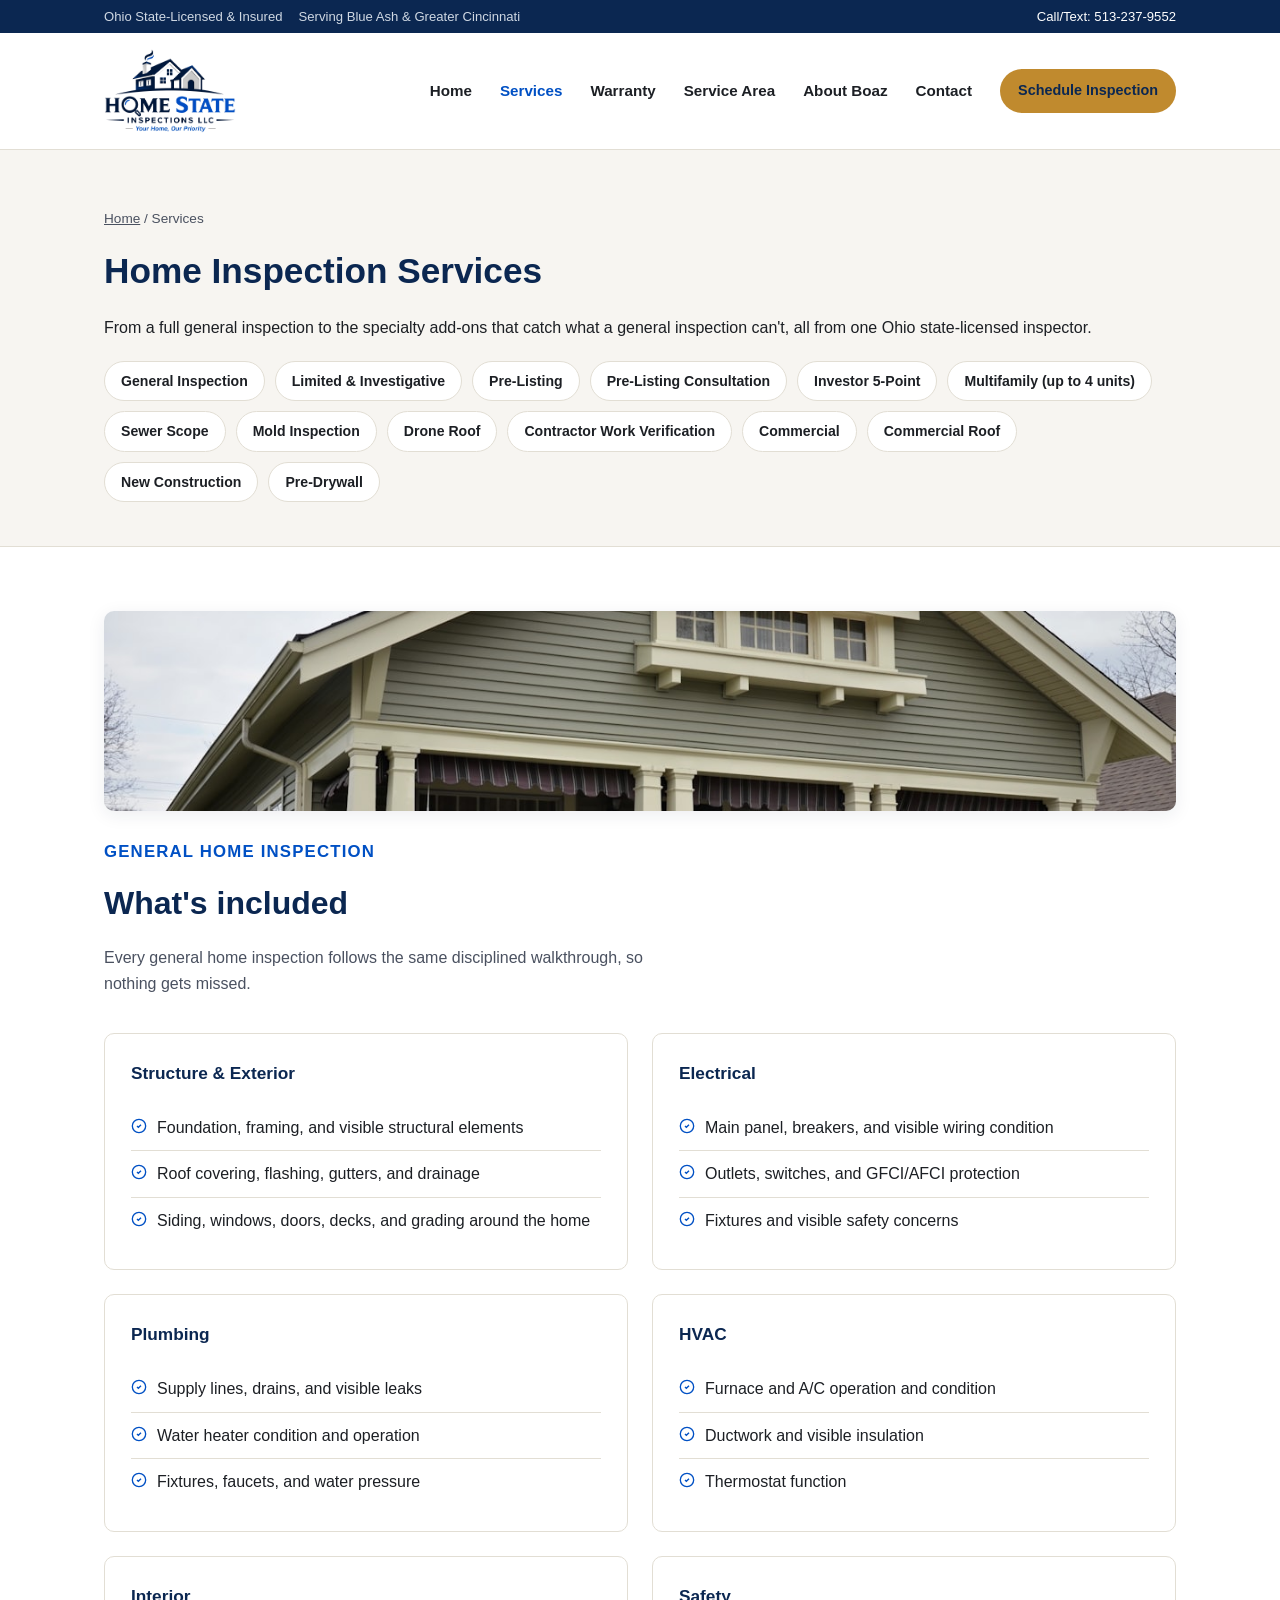
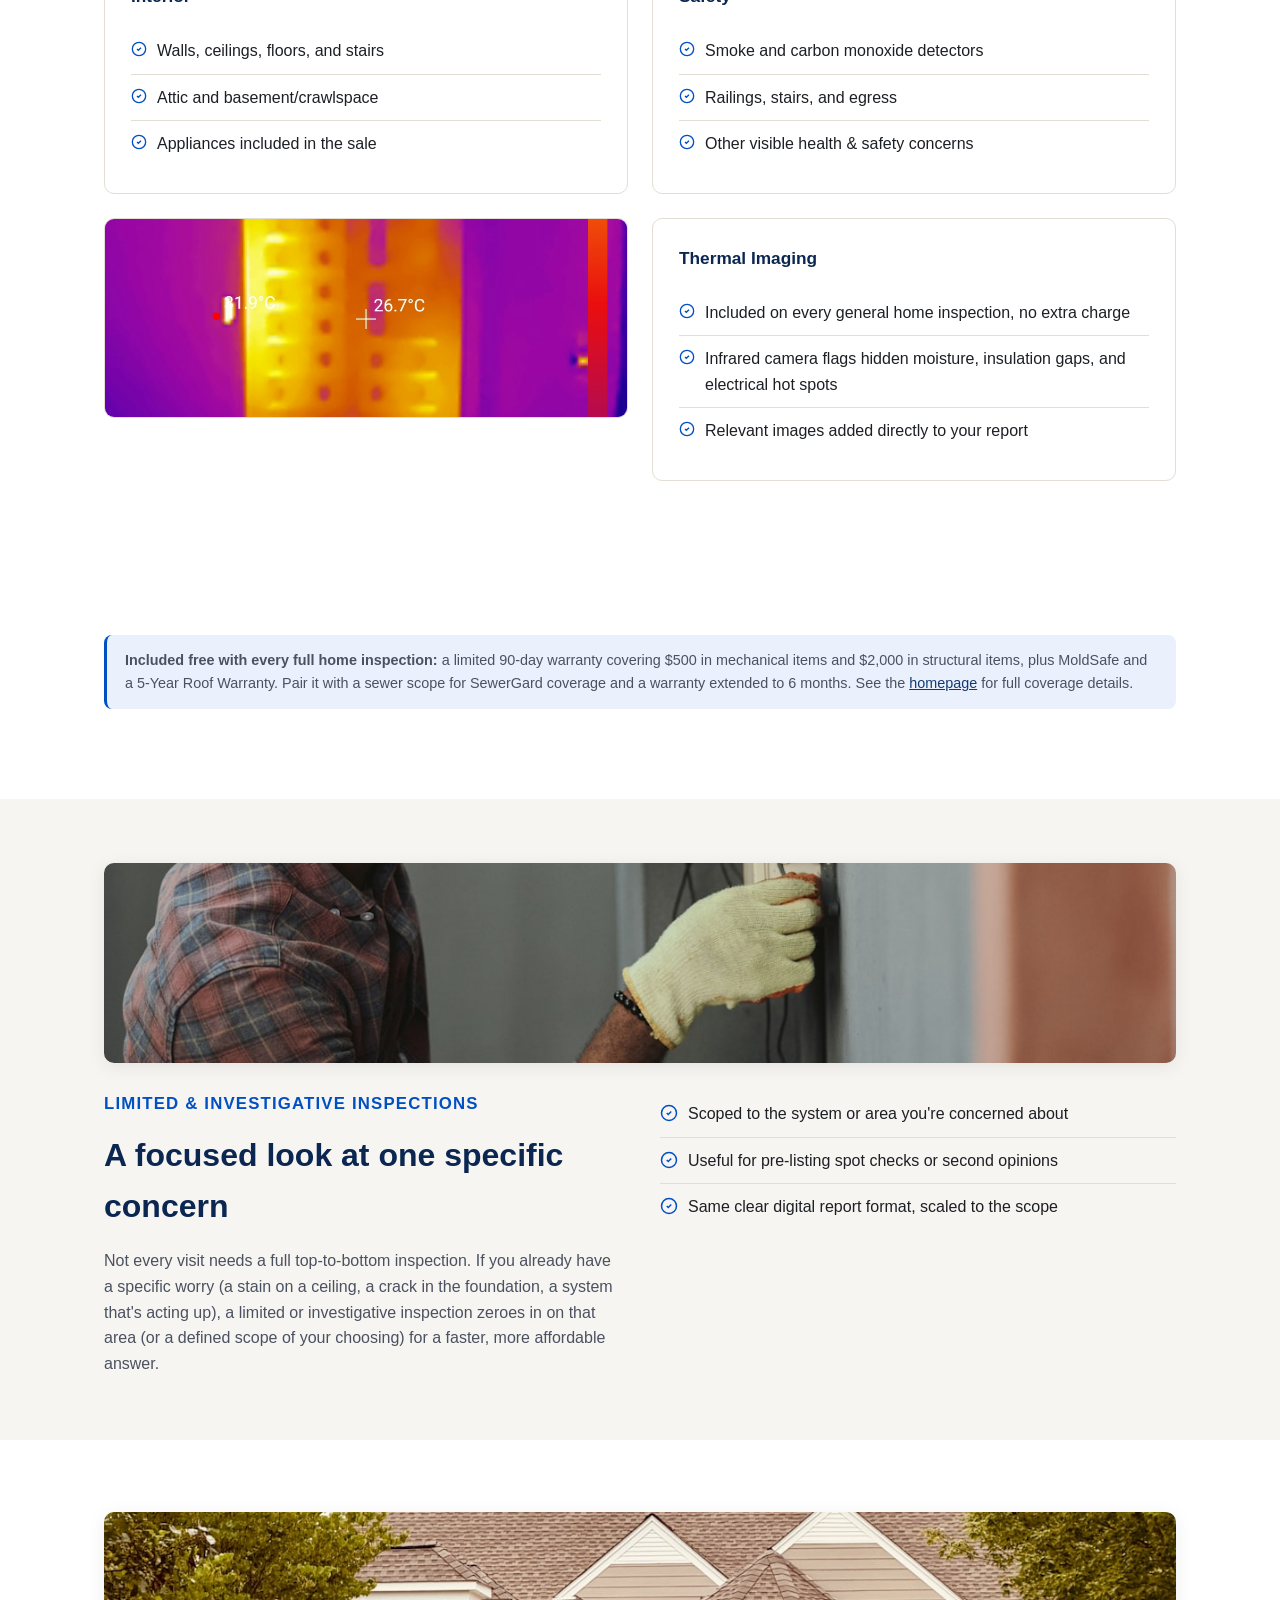
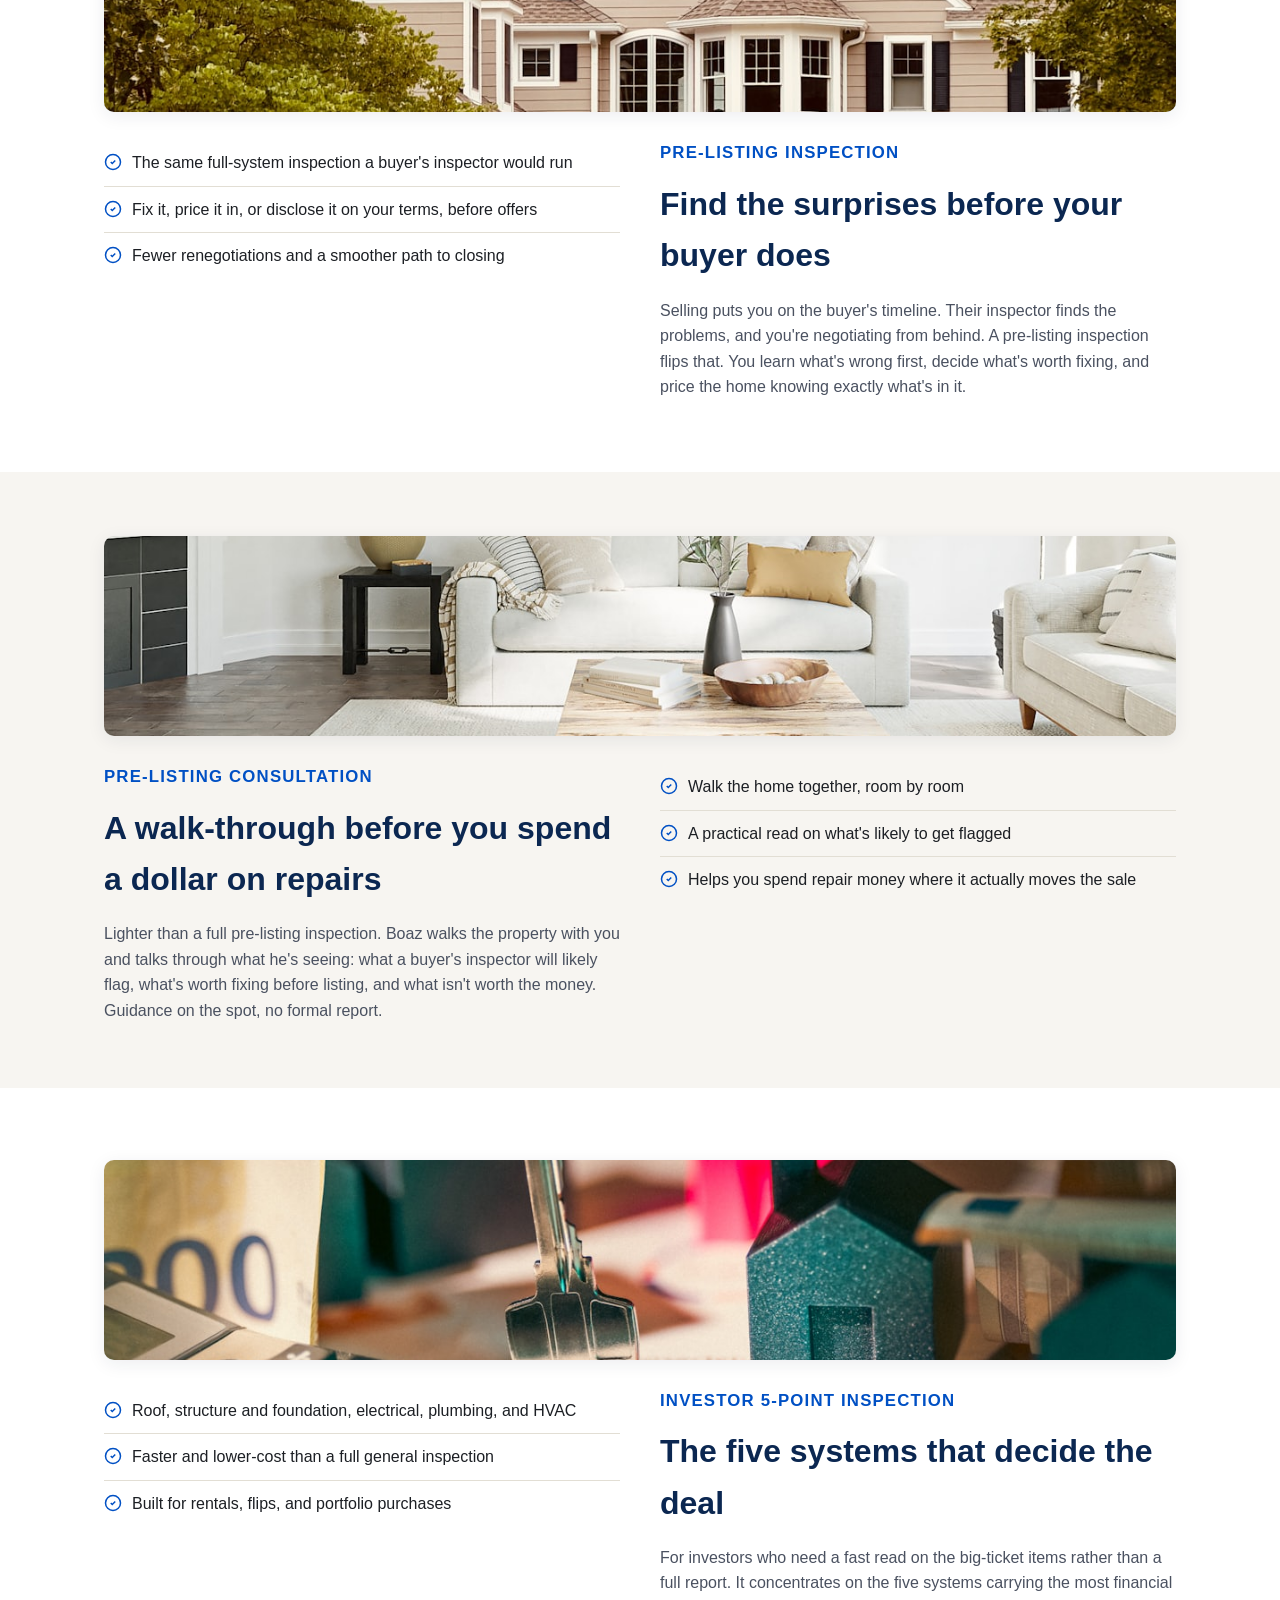
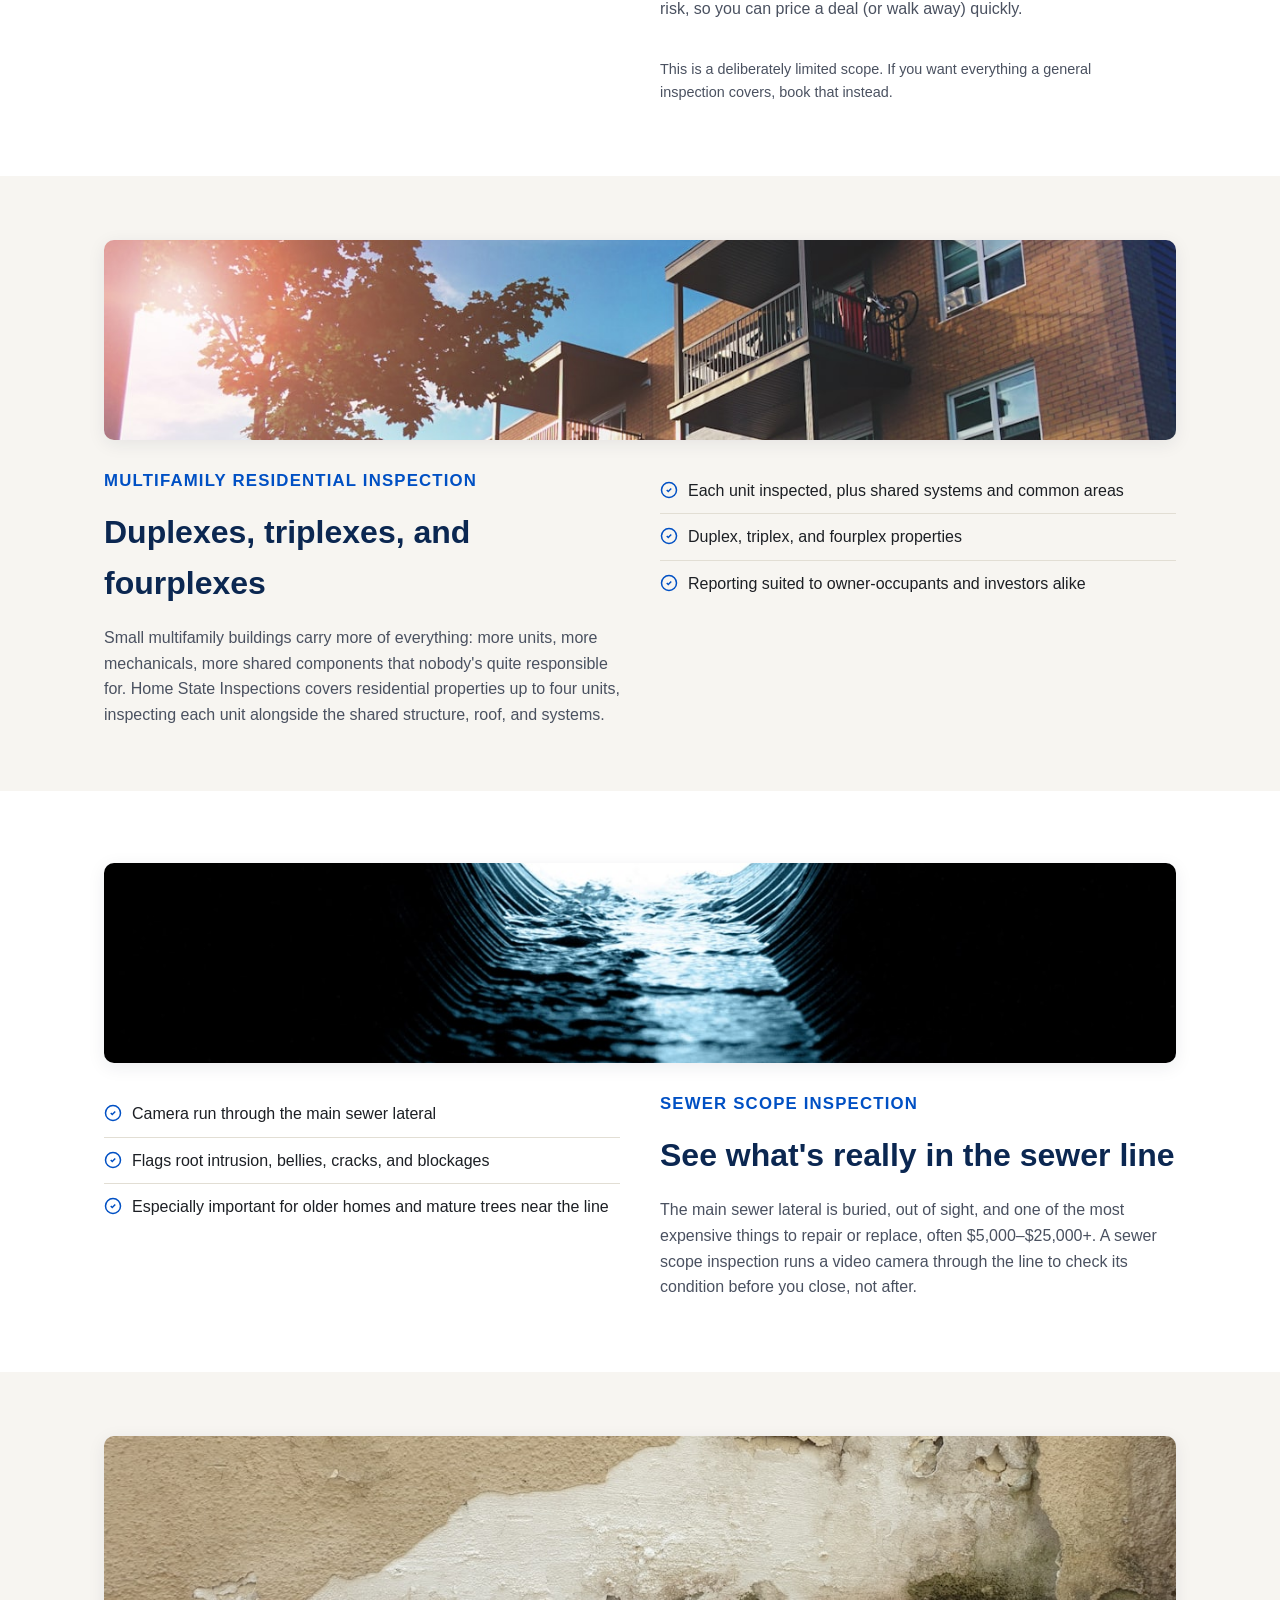
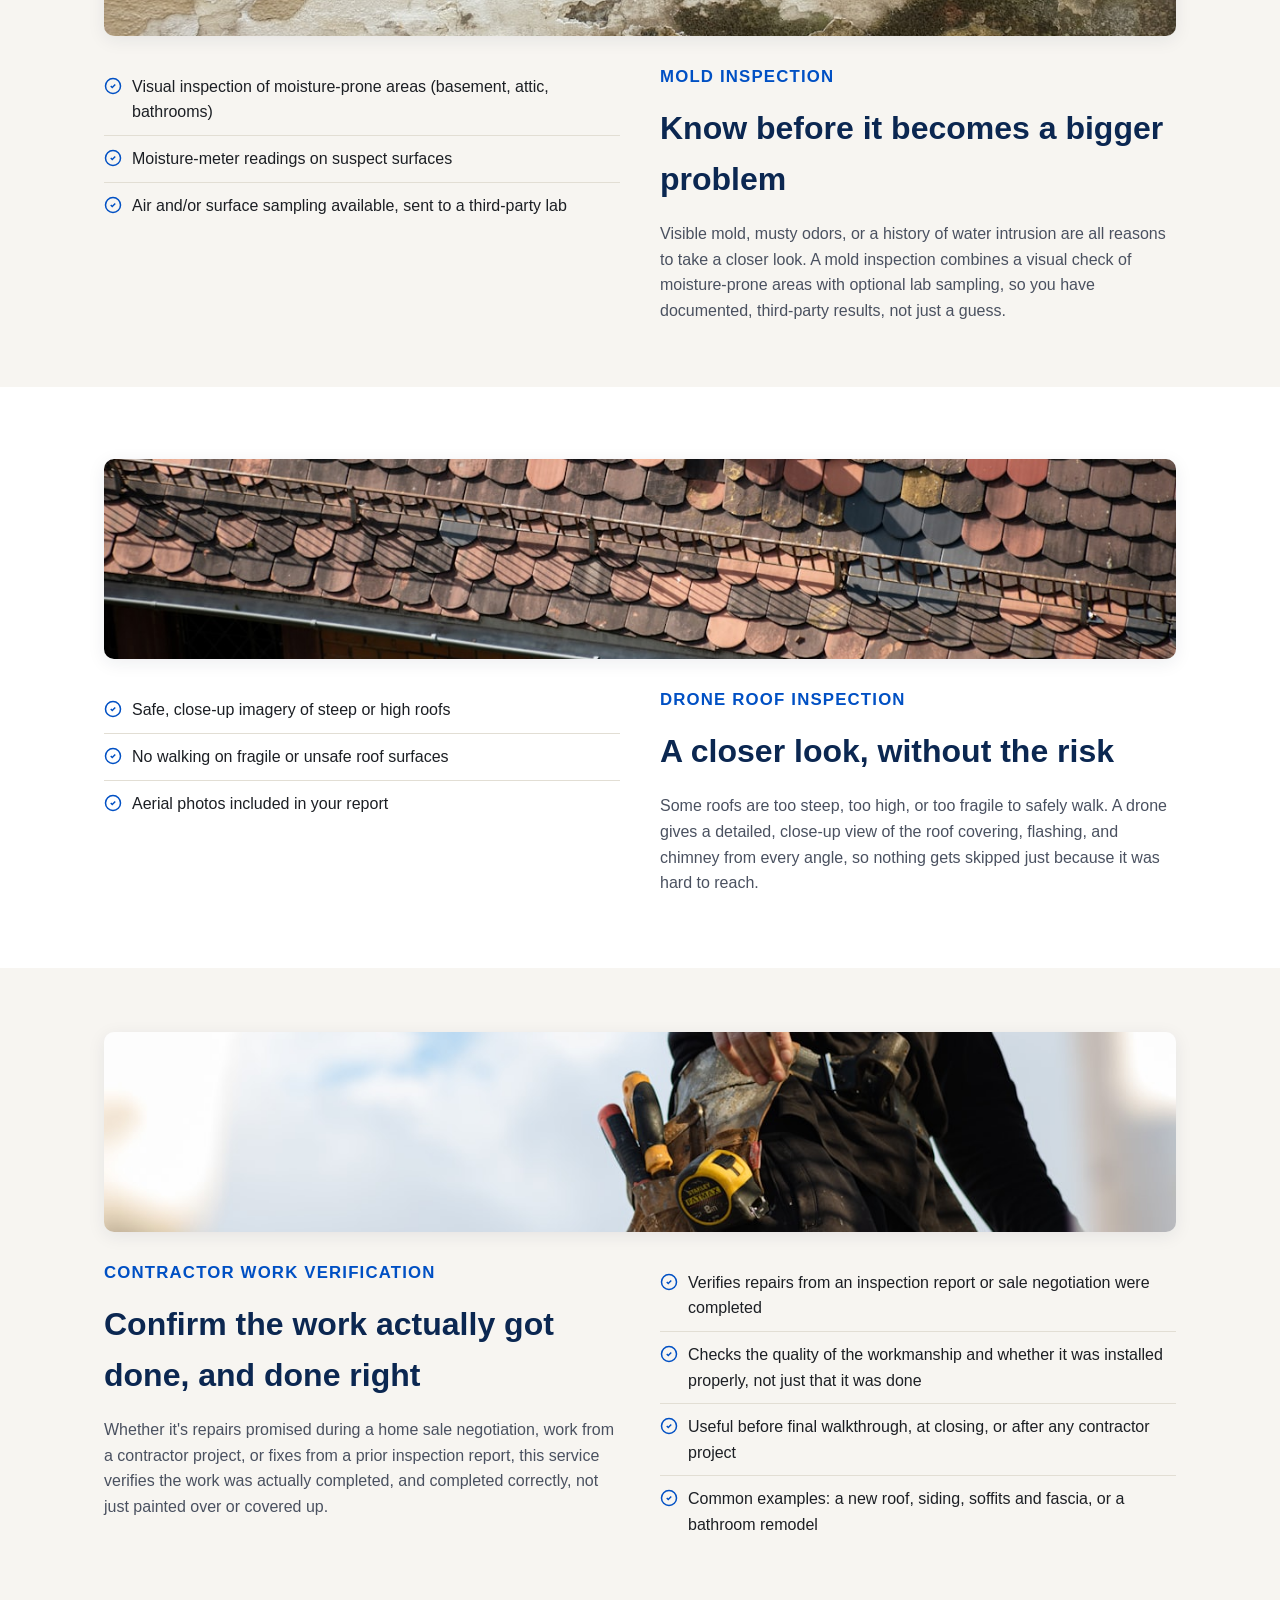
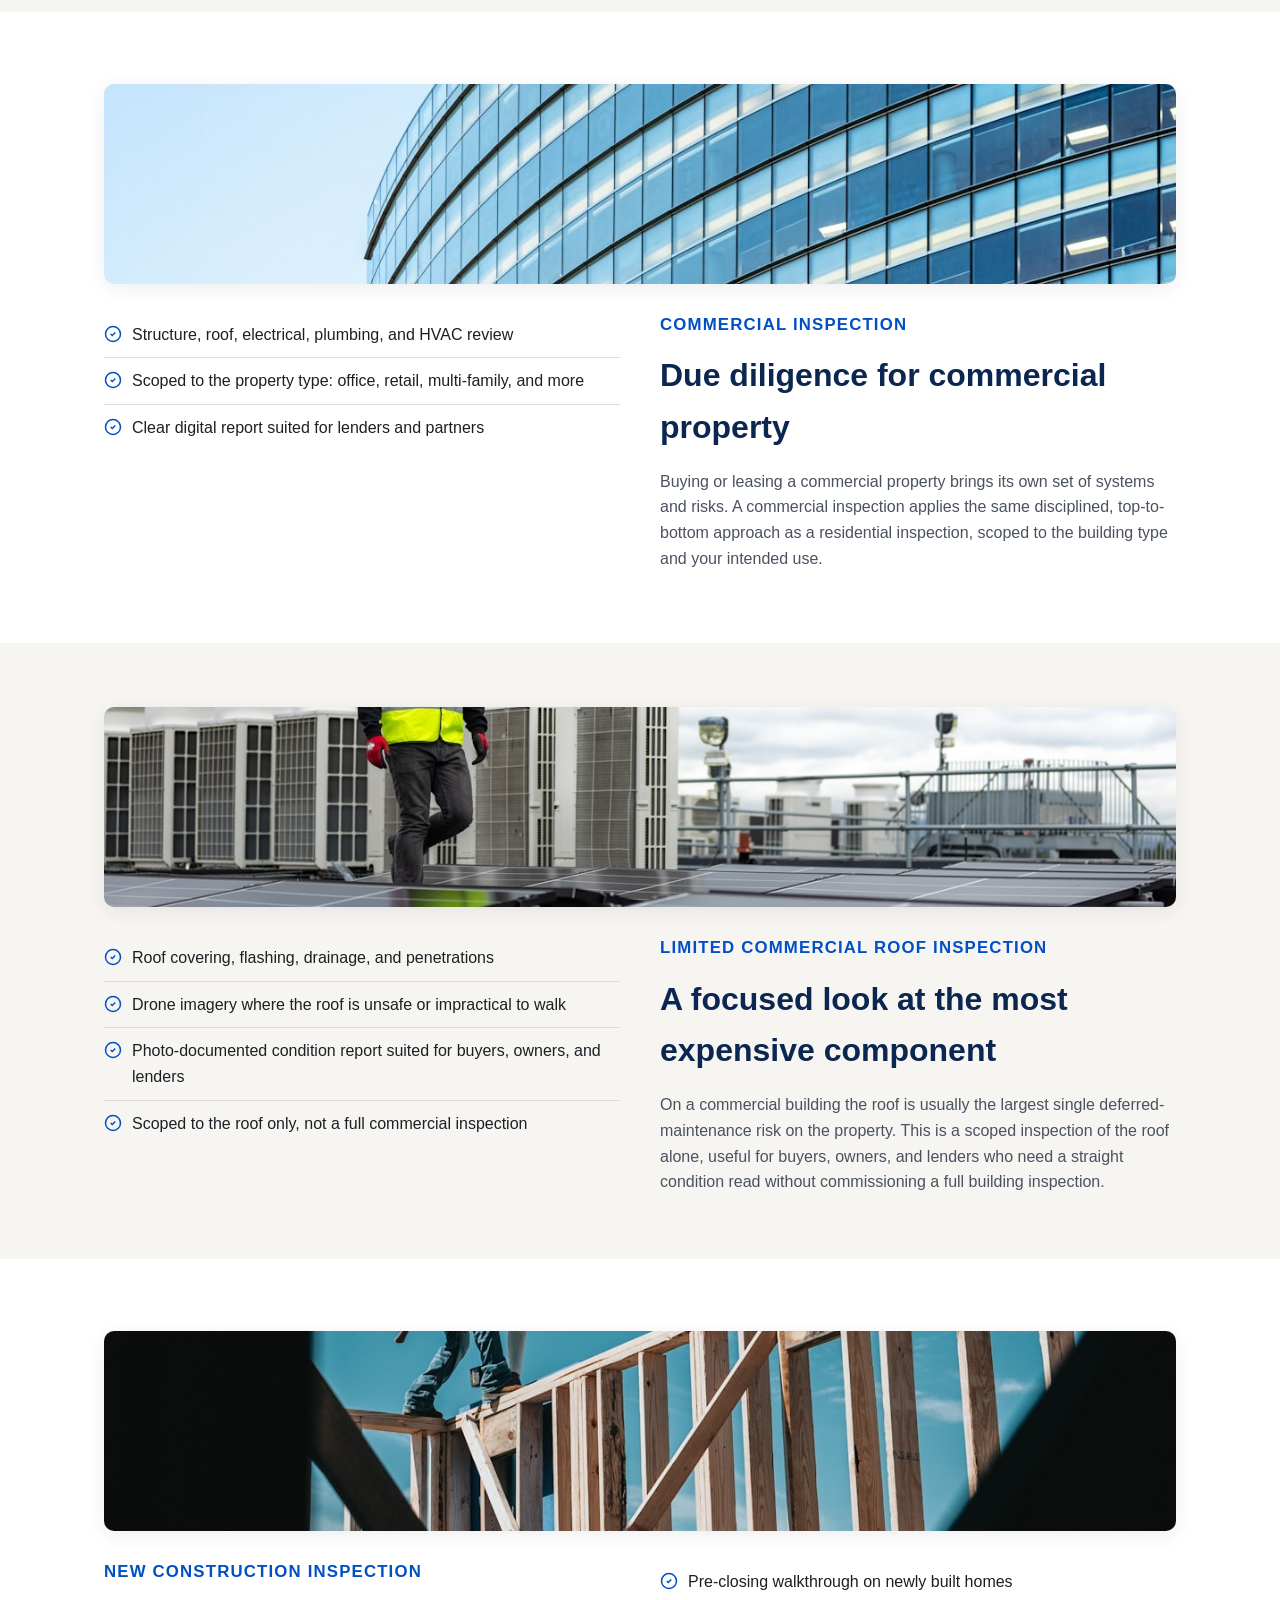
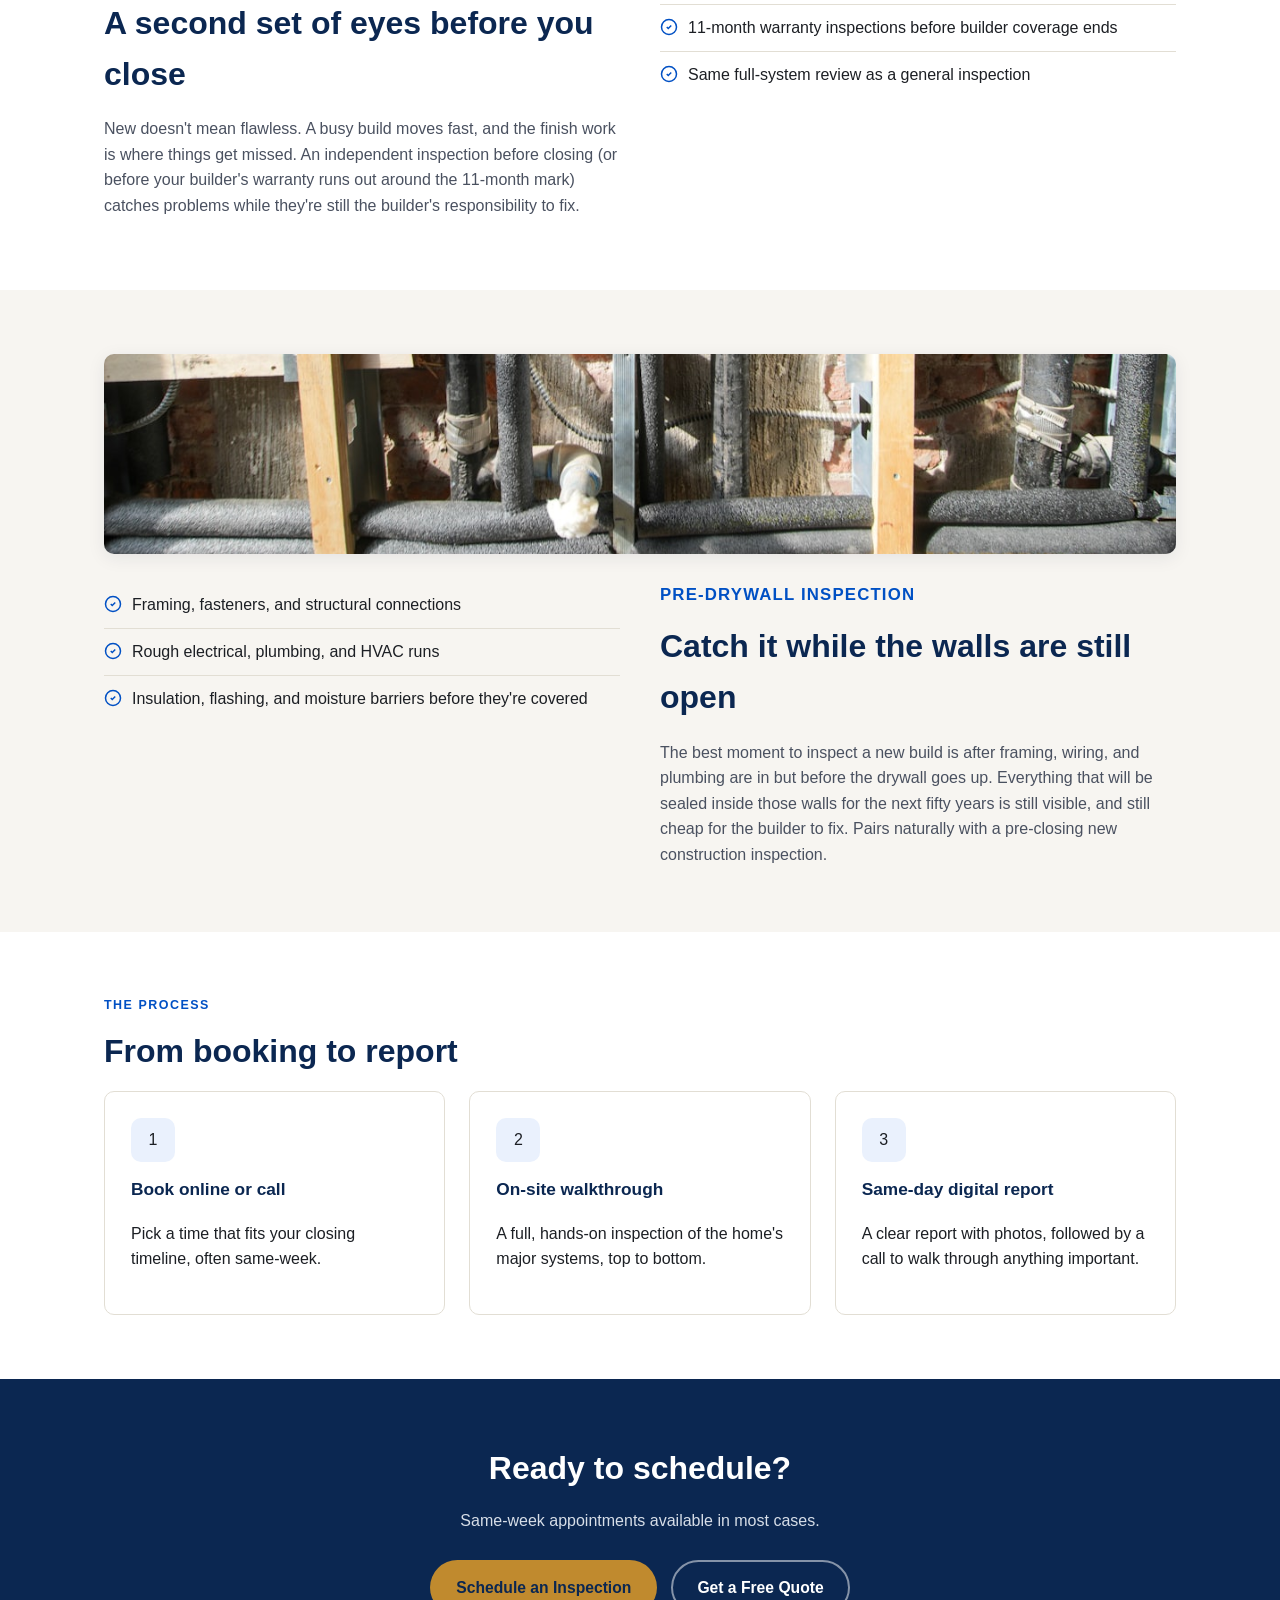
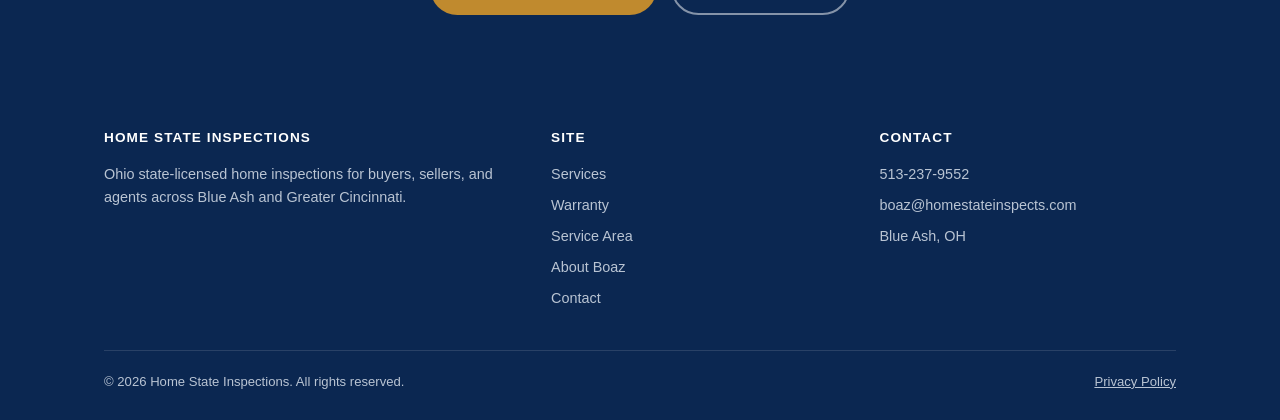
<file: services.html>
<!DOCTYPE html>
<html lang="en">
<head>
<meta charset="UTF-8">
<meta name="viewport" content="width=device-width, initial-scale=1.0">
<title>Home Inspection Services | General, Pre-Listing, Mold, Sewer Scope, Commercial &amp; More</title>
<meta name="description" content="Home State Inspections offers general home inspections (thermal imaging included), pre-listing inspections and consultations, investor 5-point inspections, multifamily (up to 4 units), sewer scope, mold inspection, contractor work verification, commercial and commercial roof inspections, new construction and pre-drywall inspections across Blue Ash and Greater Cincinnati.">
<link rel="canonical" href="https://homestateinspects.com/services.html">
<link rel="stylesheet" href="style.css?v=8">
</head>
<body>
<a class="skip-link" href="#main">Skip to content</a>

<div class="top-bar">
  <div class="container">
    <div class="trust-strip">
      <span>Ohio State-Licensed &amp; Insured</span>
      <span>Serving Blue Ash &amp; Greater Cincinnati</span>
    </div>
    <a href="tel:+15132379552">Call/Text: 513-237-9552</a>
  </div>
</div>

<header class="site-header">
  <div class="header-inner">
    <a href="index.html" class="logo">
      <img src="logo-transparent.png" alt="Home State Inspections LLC" width="1299" height="900">
    </a>
    <button class="nav-toggle" aria-expanded="false" aria-controls="main-nav" aria-label="Toggle menu">
      <span></span>
    </button>
    <nav class="main-nav" id="main-nav">
      <a href="index.html">Home</a>
      <a href="services.html" aria-current="page">Services</a>
      <a href="warranty.html">Warranty</a>
      <a href="service-area.html">Service Area</a>
      <a href="about.html">About Boaz</a>
      <a href="contact.html">Contact</a>
      <a href="https://goisn.net/isn-homestate/online-scheduler/9c5191d9-7c6e-11f1-bdcb-0a63506e1b9d" class="nav-cta">Schedule Inspection</a>
    </nav>
  </div>
</header>

<main id="main">

  <section class="page-hero">
    <div class="container">
      <p class="breadcrumb"><a href="index.html">Home</a> / Services</p>
      <h1>Home Inspection Services</h1>
      <p>From a full general inspection to the specialty add-ons that catch what a general inspection can't, all from one Ohio state-licensed inspector.</p>
      <details class="svc-jump" open>
        <summary class="svc-jump-head">Jump to a service</summary>
        <nav class="service-pills" aria-label="Jump to a service">
        <a href="#general">General Inspection</a>
        <a href="#limited">Limited &amp; Investigative</a>
        <a href="#pre-listing">Pre-Listing</a>
        <a href="#pre-listing-consult">Pre-Listing Consultation</a>
        <a href="#investor-5-point">Investor 5-Point</a>
        <a href="#multifamily">Multifamily (up to 4 units)</a>
        <a href="#sewer-scope">Sewer Scope</a>
        <a href="#mold">Mold Inspection</a>
        <a href="#drone-roof">Drone Roof</a>
        <a href="#contractor-verification">Contractor Work Verification</a>
        <a href="#commercial">Commercial</a>
        <a href="#commercial-roof">Commercial Roof</a>
        <a href="#new-construction">New Construction</a>
        <a href="#pre-drywall">Pre-Drywall</a>
        </nav>
      </details>
    </div>
  </section>

  <details class="svc-group" id="grp-general" open>
    <summary class="svc-group-head">
      <span class="svc-group-name">General home inspection</span>
      <span class="svc-group-count">1 service</span>
    </summary>
  <section class="service-block" id="general">
    <div class="container">
      <img class="service-image" src="images/general.jpg" alt="Craftsman bungalow home with a covered front porch" loading="lazy" width="1200" height="240">
      <p class="eyebrow">General Home Inspection</p>
      <h2 class="section-title">What's included</h2>
      <p class="section-intro">Every general home inspection follows the same disciplined walkthrough, so nothing gets missed.</p>
      <div class="grid grid-2">
        <div class="card">
          <h3>Structure &amp; Exterior</h3>
          <ul class="checklist">
            <li><svg width="16" height="16" viewBox="0 0 24 24" fill="none" stroke="currentColor" stroke-width="2"><path d="M9 12l2 2 4-4"/><circle cx="12" cy="12" r="10"/></svg> Foundation, framing, and visible structural elements</li>
            <li><svg width="16" height="16" viewBox="0 0 24 24" fill="none" stroke="currentColor" stroke-width="2"><path d="M9 12l2 2 4-4"/><circle cx="12" cy="12" r="10"/></svg> Roof covering, flashing, gutters, and drainage</li>
            <li><svg width="16" height="16" viewBox="0 0 24 24" fill="none" stroke="currentColor" stroke-width="2"><path d="M9 12l2 2 4-4"/><circle cx="12" cy="12" r="10"/></svg> Siding, windows, doors, decks, and grading around the home</li>
          </ul>
        </div>
        <div class="card">
          <h3>Electrical</h3>
          <ul class="checklist">
            <li><svg width="16" height="16" viewBox="0 0 24 24" fill="none" stroke="currentColor" stroke-width="2"><path d="M9 12l2 2 4-4"/><circle cx="12" cy="12" r="10"/></svg> Main panel, breakers, and visible wiring condition</li>
            <li><svg width="16" height="16" viewBox="0 0 24 24" fill="none" stroke="currentColor" stroke-width="2"><path d="M9 12l2 2 4-4"/><circle cx="12" cy="12" r="10"/></svg> Outlets, switches, and GFCI/AFCI protection</li>
            <li><svg width="16" height="16" viewBox="0 0 24 24" fill="none" stroke="currentColor" stroke-width="2"><path d="M9 12l2 2 4-4"/><circle cx="12" cy="12" r="10"/></svg> Fixtures and visible safety concerns</li>
          </ul>
        </div>
        <div class="card">
          <h3>Plumbing</h3>
          <ul class="checklist">
            <li><svg width="16" height="16" viewBox="0 0 24 24" fill="none" stroke="currentColor" stroke-width="2"><path d="M9 12l2 2 4-4"/><circle cx="12" cy="12" r="10"/></svg> Supply lines, drains, and visible leaks</li>
            <li><svg width="16" height="16" viewBox="0 0 24 24" fill="none" stroke="currentColor" stroke-width="2"><path d="M9 12l2 2 4-4"/><circle cx="12" cy="12" r="10"/></svg> Water heater condition and operation</li>
            <li><svg width="16" height="16" viewBox="0 0 24 24" fill="none" stroke="currentColor" stroke-width="2"><path d="M9 12l2 2 4-4"/><circle cx="12" cy="12" r="10"/></svg> Fixtures, faucets, and water pressure</li>
          </ul>
        </div>
        <div class="card">
          <h3>HVAC</h3>
          <ul class="checklist">
            <li><svg width="16" height="16" viewBox="0 0 24 24" fill="none" stroke="currentColor" stroke-width="2"><path d="M9 12l2 2 4-4"/><circle cx="12" cy="12" r="10"/></svg> Furnace and A/C operation and condition</li>
            <li><svg width="16" height="16" viewBox="0 0 24 24" fill="none" stroke="currentColor" stroke-width="2"><path d="M9 12l2 2 4-4"/><circle cx="12" cy="12" r="10"/></svg> Ductwork and visible insulation</li>
            <li><svg width="16" height="16" viewBox="0 0 24 24" fill="none" stroke="currentColor" stroke-width="2"><path d="M9 12l2 2 4-4"/><circle cx="12" cy="12" r="10"/></svg> Thermostat function</li>
          </ul>
        </div>
        <div class="card">
          <h3>Interior</h3>
          <ul class="checklist">
            <li><svg width="16" height="16" viewBox="0 0 24 24" fill="none" stroke="currentColor" stroke-width="2"><path d="M9 12l2 2 4-4"/><circle cx="12" cy="12" r="10"/></svg> Walls, ceilings, floors, and stairs</li>
            <li><svg width="16" height="16" viewBox="0 0 24 24" fill="none" stroke="currentColor" stroke-width="2"><path d="M9 12l2 2 4-4"/><circle cx="12" cy="12" r="10"/></svg> Attic and basement/crawlspace</li>
            <li><svg width="16" height="16" viewBox="0 0 24 24" fill="none" stroke="currentColor" stroke-width="2"><path d="M9 12l2 2 4-4"/><circle cx="12" cy="12" r="10"/></svg> Appliances included in the sale</li>
          </ul>
        </div>
        <div class="card">
          <h3>Safety</h3>
          <ul class="checklist">
            <li><svg width="16" height="16" viewBox="0 0 24 24" fill="none" stroke="currentColor" stroke-width="2"><path d="M9 12l2 2 4-4"/><circle cx="12" cy="12" r="10"/></svg> Smoke and carbon monoxide detectors</li>
            <li><svg width="16" height="16" viewBox="0 0 24 24" fill="none" stroke="currentColor" stroke-width="2"><path d="M9 12l2 2 4-4"/><circle cx="12" cy="12" r="10"/></svg> Railings, stairs, and egress</li>
            <li><svg width="16" height="16" viewBox="0 0 24 24" fill="none" stroke="currentColor" stroke-width="2"><path d="M9 12l2 2 4-4"/><circle cx="12" cy="12" r="10"/></svg> Other visible health &amp; safety concerns</li>
          </ul>
        </div>
        <div class="card card-image">
          <img src="images/thermal-imaging.jpg" alt="Thermal image of an electrical breaker panel with temperature readings overlaid, showing warm areas in yellow and orange" loading="lazy" width="960" height="1280">
        </div>
        <div class="card">
          <h3>Thermal Imaging</h3>
          <ul class="checklist">
            <li><svg width="16" height="16" viewBox="0 0 24 24" fill="none" stroke="currentColor" stroke-width="2"><path d="M9 12l2 2 4-4"/><circle cx="12" cy="12" r="10"/></svg> Included on every general home inspection, no extra charge</li>
            <li><svg width="16" height="16" viewBox="0 0 24 24" fill="none" stroke="currentColor" stroke-width="2"><path d="M9 12l2 2 4-4"/><circle cx="12" cy="12" r="10"/></svg> Infrared camera flags hidden moisture, insulation gaps, and electrical hot spots</li>
            <li><svg width="16" height="16" viewBox="0 0 24 24" fill="none" stroke="currentColor" stroke-width="2"><path d="M9 12l2 2 4-4"/><circle cx="12" cy="12" r="10"/></svg> Relevant images added directly to your report</li>
          </ul>
        </div>
      </div>
    </div>
  </section>

  <section class="service-block">
    <div class="container">
      <div class="note-box">
        <strong>Included free with every full home inspection:</strong> a limited 90-day warranty covering $500 in mechanical items and $2,000 in structural items, plus MoldSafe and a 5-Year Roof Warranty. Pair it with a sewer scope for SewerGard coverage and a warranty extended to 6 months. See the <a href="index.html#warranty">homepage</a> for full coverage details.
      </div>
    </div>
  </section>

  </details>
  <details class="svc-group" id="grp-buying-selling" open>
    <summary class="svc-group-head">
      <span class="svc-group-name">Buying or selling a home</span>
      <span class="svc-group-count">3 services</span>
    </summary>
  <section class="section-alt service-block" id="limited">
    <div class="container">
      <img class="service-image" src="images/limited.jpg" alt="Close-up of an electrical outlet being inspected by hand" loading="lazy" width="1200" height="240">
    </div>
    <div class="container two-col">
      <div>
        <p class="eyebrow">Limited &amp; Investigative Inspections</p>
        <h2 class="section-title">A focused look at one specific concern</h2>
        <p class="section-intro" style="margin-bottom:0;">Not every visit needs a full top-to-bottom inspection. If you already have a specific worry (a stain on a ceiling, a crack in the foundation, a system that's acting up), a limited or investigative inspection zeroes in on that area (or a defined scope of your choosing) for a faster, more affordable answer.</p>
      </div>
      <ul class="checklist">
        <li><svg width="18" height="18" viewBox="0 0 24 24" fill="none" stroke="currentColor" stroke-width="2"><path d="M9 12l2 2 4-4"/><circle cx="12" cy="12" r="10"/></svg> Scoped to the system or area you're concerned about</li>
        <li><svg width="18" height="18" viewBox="0 0 24 24" fill="none" stroke="currentColor" stroke-width="2"><path d="M9 12l2 2 4-4"/><circle cx="12" cy="12" r="10"/></svg> Useful for pre-listing spot checks or second opinions</li>
        <li><svg width="18" height="18" viewBox="0 0 24 24" fill="none" stroke="currentColor" stroke-width="2"><path d="M9 12l2 2 4-4"/><circle cx="12" cy="12" r="10"/></svg> Same clear digital report format, scaled to the scope</li>
      </ul>
    </div>
  </section>


  <section class="service-block" id="pre-listing">
    <div class="container">
      <!-- STAND-IN: Boaz wants a "coming soon" real estate sign here. No usable free-stock photo of one
           exists (checked Unsplash and Pixabay - only SOLD signs and clip-art graphics). Swap this file
           for a real photo of a coming-soon sign when one is available; keep the filename. -->
      <img class="service-image" src="images/pre-listing.jpg" alt="Well-kept suburban home being prepared to go on the market" loading="lazy" width="1200" height="240">
    </div>
    <div class="container two-col">
      <ul class="checklist">
        <li><svg width="18" height="18" viewBox="0 0 24 24" fill="none" stroke="currentColor" stroke-width="2"><path d="M9 12l2 2 4-4"/><circle cx="12" cy="12" r="10"/></svg> The same full-system inspection a buyer's inspector would run</li>
        <li><svg width="18" height="18" viewBox="0 0 24 24" fill="none" stroke="currentColor" stroke-width="2"><path d="M9 12l2 2 4-4"/><circle cx="12" cy="12" r="10"/></svg> Fix it, price it in, or disclose it on your terms, before offers</li>
        <li><svg width="18" height="18" viewBox="0 0 24 24" fill="none" stroke="currentColor" stroke-width="2"><path d="M9 12l2 2 4-4"/><circle cx="12" cy="12" r="10"/></svg> Fewer renegotiations and a smoother path to closing</li>
      </ul>
      <div>
        <p class="eyebrow">Pre-Listing Inspection</p>
        <h2 class="section-title">Find the surprises before your buyer does</h2>
        <p class="section-intro" style="margin-bottom:0;">Selling puts you on the buyer's timeline. Their inspector finds the problems, and you're negotiating from behind. A pre-listing inspection flips that. You learn what's wrong first, decide what's worth fixing, and price the home knowing exactly what's in it.</p>
      </div>
    </div>
  </section>

  <section class="section-alt service-block" id="pre-listing-consult">
    <div class="container">
      <img class="service-image" src="images/pre-listing-consult.jpg" alt="Bright, tidy living room in a home being prepared for sale" loading="lazy" width="1200" height="240">
    </div>
    <div class="container two-col">
      <div>
        <p class="eyebrow">Pre-Listing Consultation</p>
        <h2 class="section-title">A walk-through before you spend a dollar on repairs</h2>
        <p class="section-intro" style="margin-bottom:0;">Lighter than a full pre-listing inspection. Boaz walks the property with you and talks through what he's seeing: what a buyer's inspector will likely flag, what's worth fixing before listing, and what isn't worth the money. Guidance on the spot, no formal report.</p>
      </div>
      <ul class="checklist">
        <li><svg width="18" height="18" viewBox="0 0 24 24" fill="none" stroke="currentColor" stroke-width="2"><path d="M9 12l2 2 4-4"/><circle cx="12" cy="12" r="10"/></svg> Walk the home together, room by room</li>
        <li><svg width="18" height="18" viewBox="0 0 24 24" fill="none" stroke="currentColor" stroke-width="2"><path d="M9 12l2 2 4-4"/><circle cx="12" cy="12" r="10"/></svg> A practical read on what's likely to get flagged</li>
        <li><svg width="18" height="18" viewBox="0 0 24 24" fill="none" stroke="currentColor" stroke-width="2"><path d="M9 12l2 2 4-4"/><circle cx="12" cy="12" r="10"/></svg> Helps you spend repair money where it actually moves the sale</li>
      </ul>
    </div>
  </section>

  </details>
  <details class="svc-group" id="grp-investors" open>
    <summary class="svc-group-head">
      <span class="svc-group-name">Investors &amp; landlords</span>
      <span class="svc-group-count">2 services</span>
    </summary>
  <section class="service-block" id="investor-5-point">
    <div class="container">
      <img class="service-image" src="images/investor-5-point.jpg" alt="House keys, banknotes and a model house on a desk" loading="lazy" width="1200" height="240">
    </div>
    <div class="container two-col">
      <ul class="checklist">
        <li><svg width="18" height="18" viewBox="0 0 24 24" fill="none" stroke="currentColor" stroke-width="2"><path d="M9 12l2 2 4-4"/><circle cx="12" cy="12" r="10"/></svg> Roof, structure and foundation, electrical, plumbing, and HVAC</li>
        <li><svg width="18" height="18" viewBox="0 0 24 24" fill="none" stroke="currentColor" stroke-width="2"><path d="M9 12l2 2 4-4"/><circle cx="12" cy="12" r="10"/></svg> Faster and lower-cost than a full general inspection</li>
        <li><svg width="18" height="18" viewBox="0 0 24 24" fill="none" stroke="currentColor" stroke-width="2"><path d="M9 12l2 2 4-4"/><circle cx="12" cy="12" r="10"/></svg> Built for rentals, flips, and portfolio purchases</li>
      </ul>
      <div>
        <p class="eyebrow">Investor 5-Point Inspection</p>
        <h2 class="section-title">The five systems that decide the deal</h2>
        <p class="section-intro">For investors who need a fast read on the big-ticket items rather than a full report. It concentrates on the five systems carrying the most financial risk, so you can price a deal (or walk away) quickly.</p>
        <p class="section-intro" style="margin-bottom:0; font-size:0.9rem;">This is a deliberately limited scope. If you want everything a general inspection covers, book that instead.</p>
      </div>
    </div>
  </section>

  <section class="section-alt service-block" id="multifamily">
    <div class="container">
      <img class="service-image" src="images/multifamily.jpg" alt="Small multifamily apartment building with balconies" loading="lazy" width="1200" height="240">
    </div>
    <div class="container two-col">
      <div>
        <p class="eyebrow">Multifamily Residential Inspection</p>
        <h2 class="section-title">Duplexes, triplexes, and fourplexes</h2>
        <p class="section-intro" style="margin-bottom:0;">Small multifamily buildings carry more of everything: more units, more mechanicals, more shared components that nobody's quite responsible for. Home State Inspections covers residential properties up to four units, inspecting each unit alongside the shared structure, roof, and systems.</p>
      </div>
      <ul class="checklist">
        <li><svg width="18" height="18" viewBox="0 0 24 24" fill="none" stroke="currentColor" stroke-width="2"><path d="M9 12l2 2 4-4"/><circle cx="12" cy="12" r="10"/></svg> Each unit inspected, plus shared systems and common areas</li>
        <li><svg width="18" height="18" viewBox="0 0 24 24" fill="none" stroke="currentColor" stroke-width="2"><path d="M9 12l2 2 4-4"/><circle cx="12" cy="12" r="10"/></svg> Duplex, triplex, and fourplex properties</li>
        <li><svg width="18" height="18" viewBox="0 0 24 24" fill="none" stroke="currentColor" stroke-width="2"><path d="M9 12l2 2 4-4"/><circle cx="12" cy="12" r="10"/></svg> Reporting suited to owner-occupants and investors alike</li>
      </ul>
    </div>
  </section>
  </details>
  <details class="svc-group" id="grp-addons" open>
    <summary class="svc-group-head">
      <span class="svc-group-name">Specialty add-ons</span>
      <span class="svc-group-count">4 services</span>
    </summary>
  <section class="service-block" id="sewer-scope">
    <div class="container">
      <img class="service-image" src="images/sewer-scope.jpg" alt="View down the inside of a corrugated drain pipe with water flowing through it" loading="lazy" width="1200" height="240">
    </div>
    <div class="container two-col">
      <ul class="checklist">
        <li><svg width="18" height="18" viewBox="0 0 24 24" fill="none" stroke="currentColor" stroke-width="2"><path d="M9 12l2 2 4-4"/><circle cx="12" cy="12" r="10"/></svg> Camera run through the main sewer lateral</li>
        <li><svg width="18" height="18" viewBox="0 0 24 24" fill="none" stroke="currentColor" stroke-width="2"><path d="M9 12l2 2 4-4"/><circle cx="12" cy="12" r="10"/></svg> Flags root intrusion, bellies, cracks, and blockages</li>
        <li><svg width="18" height="18" viewBox="0 0 24 24" fill="none" stroke="currentColor" stroke-width="2"><path d="M9 12l2 2 4-4"/><circle cx="12" cy="12" r="10"/></svg> Especially important for older homes and mature trees near the line</li>
      </ul>
      <div>
        <p class="eyebrow">Sewer Scope Inspection</p>
        <h2 class="section-title">See what's really in the sewer line</h2>
        <p class="section-intro" style="margin-bottom:0;">The main sewer lateral is buried, out of sight, and one of the most expensive things to repair or replace, often $5,000&ndash;$25,000+. A sewer scope inspection runs a video camera through the line to check its condition before you close, not after.</p>
      </div>
    </div>
  </section>


  <section class="section-alt service-block" id="mold">
    <div class="container">
      <img class="service-image" src="images/mold.jpg" alt="Close-up of mold growth on a surface" loading="lazy" width="1200" height="240">
    </div>
    <div class="container two-col">
      <ul class="checklist">
        <li><svg width="18" height="18" viewBox="0 0 24 24" fill="none" stroke="currentColor" stroke-width="2"><path d="M9 12l2 2 4-4"/><circle cx="12" cy="12" r="10"/></svg> Visual inspection of moisture-prone areas (basement, attic, bathrooms)</li>
        <li><svg width="18" height="18" viewBox="0 0 24 24" fill="none" stroke="currentColor" stroke-width="2"><path d="M9 12l2 2 4-4"/><circle cx="12" cy="12" r="10"/></svg> Moisture-meter readings on suspect surfaces</li>
        <li><svg width="18" height="18" viewBox="0 0 24 24" fill="none" stroke="currentColor" stroke-width="2"><path d="M9 12l2 2 4-4"/><circle cx="12" cy="12" r="10"/></svg> Air and/or surface sampling available, sent to a third-party lab</li>
      </ul>
      <div>
        <p class="eyebrow">Mold Inspection</p>
        <h2 class="section-title">Know before it becomes a bigger problem</h2>
        <p class="section-intro" style="margin-bottom:0;">Visible mold, musty odors, or a history of water intrusion are all reasons to take a closer look. A mold inspection combines a visual check of moisture-prone areas with optional lab sampling, so you have documented, third-party results, not just a guess.</p>
      </div>
    </div>
  </section>

  <section class="service-block" id="drone-roof">
    <div class="container">
      <img class="service-image" src="images/drone-roof.jpg" alt="Close-up view of a weathered tile roof and its ridge line" loading="lazy" width="1200" height="240">
    </div>
    <div class="container two-col">
      <ul class="checklist">
        <li><svg width="18" height="18" viewBox="0 0 24 24" fill="none" stroke="currentColor" stroke-width="2"><path d="M9 12l2 2 4-4"/><circle cx="12" cy="12" r="10"/></svg> Safe, close-up imagery of steep or high roofs</li>
        <li><svg width="18" height="18" viewBox="0 0 24 24" fill="none" stroke="currentColor" stroke-width="2"><path d="M9 12l2 2 4-4"/><circle cx="12" cy="12" r="10"/></svg> No walking on fragile or unsafe roof surfaces</li>
        <li><svg width="18" height="18" viewBox="0 0 24 24" fill="none" stroke="currentColor" stroke-width="2"><path d="M9 12l2 2 4-4"/><circle cx="12" cy="12" r="10"/></svg> Aerial photos included in your report</li>
      </ul>
      <div>
        <p class="eyebrow">Drone Roof Inspection</p>
        <h2 class="section-title">A closer look, without the risk</h2>
        <p class="section-intro" style="margin-bottom:0;">Some roofs are too steep, too high, or too fragile to safely walk. A drone gives a detailed, close-up view of the roof covering, flashing, and chimney from every angle, so nothing gets skipped just because it was hard to reach.</p>
      </div>
    </div>
  </section>



  <section class="section-alt service-block" id="contractor-verification">
    <div class="container">
      <img class="service-image" src="images/contractor-verification.jpg" alt="Close-up of a contractor's tool belt" loading="lazy" width="1200" height="240">
    </div>
    <div class="container two-col">
      <div>
        <p class="eyebrow">Contractor Work Verification</p>
        <h2 class="section-title">Confirm the work actually got done, and done right</h2>
        <p class="section-intro" style="margin-bottom:0;">Whether it's repairs promised during a home sale negotiation, work from a contractor project, or fixes from a prior inspection report, this service verifies the work was actually completed, and completed correctly, not just painted over or covered up.</p>
      </div>
      <ul class="checklist">
        <li><svg width="18" height="18" viewBox="0 0 24 24" fill="none" stroke="currentColor" stroke-width="2"><path d="M9 12l2 2 4-4"/><circle cx="12" cy="12" r="10"/></svg> Verifies repairs from an inspection report or sale negotiation were completed</li>
        <li><svg width="18" height="18" viewBox="0 0 24 24" fill="none" stroke="currentColor" stroke-width="2"><path d="M9 12l2 2 4-4"/><circle cx="12" cy="12" r="10"/></svg> Checks the quality of the workmanship and whether it was installed properly, not just that it was done</li>
        <li><svg width="18" height="18" viewBox="0 0 24 24" fill="none" stroke="currentColor" stroke-width="2"><path d="M9 12l2 2 4-4"/><circle cx="12" cy="12" r="10"/></svg> Useful before final walkthrough, at closing, or after any contractor project</li>
        <li><svg width="18" height="18" viewBox="0 0 24 24" fill="none" stroke="currentColor" stroke-width="2"><path d="M9 12l2 2 4-4"/><circle cx="12" cy="12" r="10"/></svg> Common examples: a new roof, siding, soffits and fascia, or a bathroom remodel</li>
      </ul>
    </div>
  </section>

  </details>
  <details class="svc-group" id="grp-commercial" open>
    <summary class="svc-group-head">
      <span class="svc-group-name">Commercial property</span>
      <span class="svc-group-count">2 services</span>
    </summary>
  <section class="service-block" id="commercial">
    <div class="container">
      <img class="service-image" src="images/commercial.jpg" alt="Modern glass commercial office building" loading="lazy" width="1200" height="240">
    </div>
    <div class="container two-col">
      <ul class="checklist">
        <li><svg width="18" height="18" viewBox="0 0 24 24" fill="none" stroke="currentColor" stroke-width="2"><path d="M9 12l2 2 4-4"/><circle cx="12" cy="12" r="10"/></svg> Structure, roof, electrical, plumbing, and HVAC review</li>
        <li><svg width="18" height="18" viewBox="0 0 24 24" fill="none" stroke="currentColor" stroke-width="2"><path d="M9 12l2 2 4-4"/><circle cx="12" cy="12" r="10"/></svg> Scoped to the property type: office, retail, multi-family, and more</li>
        <li><svg width="18" height="18" viewBox="0 0 24 24" fill="none" stroke="currentColor" stroke-width="2"><path d="M9 12l2 2 4-4"/><circle cx="12" cy="12" r="10"/></svg> Clear digital report suited for lenders and partners</li>
      </ul>
      <div>
        <p class="eyebrow">Commercial Inspection</p>
        <h2 class="section-title">Due diligence for commercial property</h2>
        <p class="section-intro" style="margin-bottom:0;">Buying or leasing a commercial property brings its own set of systems and risks. A commercial inspection applies the same disciplined, top-to-bottom approach as a residential inspection, scoped to the building type and your intended use.</p>
      </div>
    </div>
  </section>


  <section class="section-alt service-block" id="commercial-roof">
    <div class="container">
      <img class="service-image" src="images/commercial-roof.jpg" alt="Flat commercial rooftop with HVAC units and solar panels" loading="lazy" width="1200" height="240">
    </div>
    <div class="container two-col">
      <ul class="checklist">
        <li><svg width="18" height="18" viewBox="0 0 24 24" fill="none" stroke="currentColor" stroke-width="2"><path d="M9 12l2 2 4-4"/><circle cx="12" cy="12" r="10"/></svg> Roof covering, flashing, drainage, and penetrations</li>
        <li><svg width="18" height="18" viewBox="0 0 24 24" fill="none" stroke="currentColor" stroke-width="2"><path d="M9 12l2 2 4-4"/><circle cx="12" cy="12" r="10"/></svg> Drone imagery where the roof is unsafe or impractical to walk</li>
        <li><svg width="18" height="18" viewBox="0 0 24 24" fill="none" stroke="currentColor" stroke-width="2"><path d="M9 12l2 2 4-4"/><circle cx="12" cy="12" r="10"/></svg> Photo-documented condition report suited for buyers, owners, and lenders</li>
        <li><svg width="18" height="18" viewBox="0 0 24 24" fill="none" stroke="currentColor" stroke-width="2"><path d="M9 12l2 2 4-4"/><circle cx="12" cy="12" r="10"/></svg> Scoped to the roof only, not a full commercial inspection</li>
      </ul>
      <div>
        <p class="eyebrow">Limited Commercial Roof Inspection</p>
        <h2 class="section-title">A focused look at the most expensive component</h2>
        <p class="section-intro" style="margin-bottom:0;">On a commercial building the roof is usually the largest single deferred-maintenance risk on the property. This is a scoped inspection of the roof alone, useful for buyers, owners, and lenders who need a straight condition read without commissioning a full building inspection.</p>
      </div>
    </div>
  </section>
  </details>
  <details class="svc-group" id="grp-new-construction" open>
    <summary class="svc-group-head">
      <span class="svc-group-name">New construction</span>
      <span class="svc-group-count">2 services</span>
    </summary>
  <section class="service-block" id="new-construction">
    <div class="container">
      <img class="service-image" src="images/new-construction.jpg" alt="Construction worker framing a new house" loading="lazy" width="1200" height="240">
    </div>
    <div class="container two-col">
      <div>
        <p class="eyebrow">New Construction Inspection</p>
        <h2 class="section-title">A second set of eyes before you close</h2>
        <p class="section-intro" style="margin-bottom:0;">New doesn't mean flawless. A busy build moves fast, and the finish work is where things get missed. An independent inspection before closing (or before your builder's warranty runs out around the 11-month mark) catches problems while they're still the builder's responsibility to fix.</p>
      </div>
      <ul class="checklist">
        <li><svg width="18" height="18" viewBox="0 0 24 24" fill="none" stroke="currentColor" stroke-width="2"><path d="M9 12l2 2 4-4"/><circle cx="12" cy="12" r="10"/></svg> Pre-closing walkthrough on newly built homes</li>
        <li><svg width="18" height="18" viewBox="0 0 24 24" fill="none" stroke="currentColor" stroke-width="2"><path d="M9 12l2 2 4-4"/><circle cx="12" cy="12" r="10"/></svg> 11-month warranty inspections before builder coverage ends</li>
        <li><svg width="18" height="18" viewBox="0 0 24 24" fill="none" stroke="currentColor" stroke-width="2"><path d="M9 12l2 2 4-4"/><circle cx="12" cy="12" r="10"/></svg> Same full-system review as a general inspection</li>
      </ul>
    </div>
  </section>


  <section class="section-alt service-block" id="pre-drywall">
    <div class="container">
      <img class="service-image" src="images/pre-drywall.jpg" alt="New house interior during framing, with wall studs, pipes, and wiring still exposed" loading="lazy" width="1200" height="240">
    </div>
    <div class="container two-col">
      <ul class="checklist">
        <li><svg width="18" height="18" viewBox="0 0 24 24" fill="none" stroke="currentColor" stroke-width="2"><path d="M9 12l2 2 4-4"/><circle cx="12" cy="12" r="10"/></svg> Framing, fasteners, and structural connections</li>
        <li><svg width="18" height="18" viewBox="0 0 24 24" fill="none" stroke="currentColor" stroke-width="2"><path d="M9 12l2 2 4-4"/><circle cx="12" cy="12" r="10"/></svg> Rough electrical, plumbing, and HVAC runs</li>
        <li><svg width="18" height="18" viewBox="0 0 24 24" fill="none" stroke="currentColor" stroke-width="2"><path d="M9 12l2 2 4-4"/><circle cx="12" cy="12" r="10"/></svg> Insulation, flashing, and moisture barriers before they're covered</li>
      </ul>
      <div>
        <p class="eyebrow">Pre-Drywall Inspection</p>
        <h2 class="section-title">Catch it while the walls are still open</h2>
        <p class="section-intro" style="margin-bottom:0;">The best moment to inspect a new build is after framing, wiring, and plumbing are in but before the drywall goes up. Everything that will be sealed inside those walls for the next fifty years is still visible, and still cheap for the builder to fix. Pairs naturally with a pre-closing new construction inspection.</p>
      </div>
    </div>
  </section>
  </details>
  <section>
    <div class="container">
      <p class="eyebrow">The Process</p>
      <h2 class="section-title">From booking to report</h2>
      <div class="grid grid-3">
        <div class="card">
          <div class="card-icon">1</div>
          <h3>Book online or call</h3>
          <p>Pick a time that fits your closing timeline, often same-week.</p>
        </div>
        <div class="card">
          <div class="card-icon">2</div>
          <h3>On-site walkthrough</h3>
          <p>A full, hands-on inspection of the home's major systems, top to bottom.</p>
        </div>
        <div class="card">
          <div class="card-icon">3</div>
          <h3>Same-day digital report</h3>
          <p>A clear report with photos, followed by a call to walk through anything important.</p>
        </div>
      </div>
    </div>
  </section>

  <section class="cta-band">
    <div class="container">
      <h2 class="section-title">Ready to schedule?</h2>
      <p>Same-week appointments available in most cases.</p>
      <div class="hero-actions" style="justify-content:center;">
        <a class="btn btn-primary" href="https://goisn.net/isn-homestate/online-scheduler/9c5191d9-7c6e-11f1-bdcb-0a63506e1b9d">Schedule an Inspection</a>
        <a class="btn btn-outline" href="contact.html#quote">Get a Free Quote</a>
      </div>
    </div>
  </section>

</main>

<footer class="site-footer">
  <div class="container">
    <div class="footer-grid">
      <div>
        <h4>Home State Inspections</h4>
        <p>Ohio state-licensed home inspections for buyers, sellers, and agents across Blue Ash and Greater Cincinnati.</p>
      </div>
      <div>
        <h4>Site</h4>
        <ul>
          <li><a href="services.html">Services</a></li>
          <li><a href="warranty.html">Warranty</a></li>
          <li><a href="service-area.html">Service Area</a></li>
          <li><a href="about.html">About Boaz</a></li>
          <li><a href="contact.html">Contact</a></li>
        </ul>
      </div>
      <div>
        <h4>Contact</h4>
        <ul>
          <li><a href="tel:+15132379552">513-237-9552</a></li>
          <li><a href="mailto:boaz@homestateinspects.com">boaz@homestateinspects.com</a></li>
          <li>Blue Ash, OH</li>
        </ul>
      </div>
    </div>
    <div class="footer-bottom">
      <span>&copy; <span id="year"></span> Home State Inspections. All rights reserved.</span>
      <a href="privacy-policy.html">Privacy Policy</a>
    </div>
  </div>
</footer>

<script src="script.js?v=8"></script>
</body>
</html>
</file>
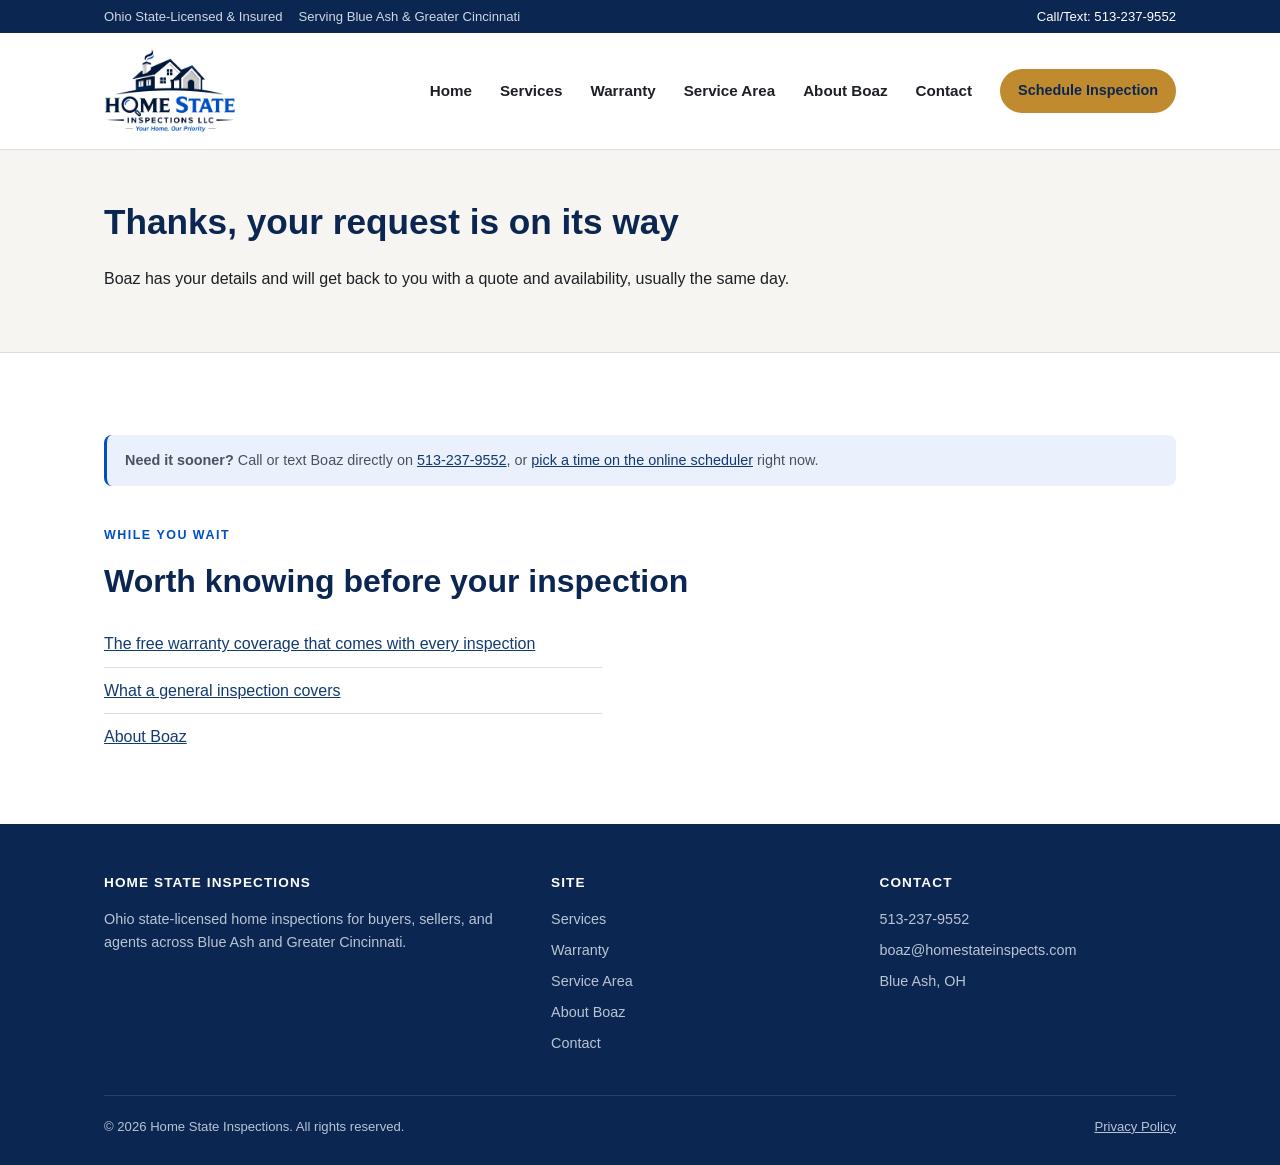
<file: thank-you.html>
<!DOCTYPE html>
<html lang="en">
<head>
<meta charset="UTF-8">
<meta name="viewport" content="width=device-width, initial-scale=1.0">
<title>Request Sent | Home State Inspections</title>
<meta name="description" content="Your quote request has been sent to Home State Inspections.">
<!-- Permanent, like 404.html: a confirmation page should never turn up in search
     results. Leave this in place at launch. -->
<meta name="robots" content="noindex, nofollow">
<link rel="stylesheet" href="style.css?v=8">
</head>
<body>
<a class="skip-link" href="#main">Skip to content</a>

<div class="top-bar">
  <div class="container">
    <div class="trust-strip">
      <span>Ohio State-Licensed &amp; Insured</span>
      <span>Serving Blue Ash &amp; Greater Cincinnati</span>
    </div>
    <a href="tel:+15132379552">Call/Text: 513-237-9552</a>
  </div>
</div>

<header class="site-header">
  <div class="header-inner">
    <a href="index.html" class="logo">
      <img src="logo-transparent.png" alt="Home State Inspections LLC" width="1299" height="900">
    </a>
    <button class="nav-toggle" aria-expanded="false" aria-controls="main-nav" aria-label="Toggle menu">
      <span></span>
    </button>
    <nav class="main-nav" id="main-nav">
      <a href="index.html">Home</a>
      <a href="services.html">Services</a>
      <a href="warranty.html">Warranty</a>
      <a href="service-area.html">Service Area</a>
      <a href="about.html">About Boaz</a>
      <a href="contact.html">Contact</a>
      <a href="https://goisn.net/isn-homestate/online-scheduler/9c5191d9-7c6e-11f1-bdcb-0a63506e1b9d" class="nav-cta">Schedule Inspection</a>
    </nav>
  </div>
</header>


<main id="main">

  <section class="page-hero">
    <div class="container">
      <h1>Thanks, your request is on its way</h1>
      <p>Boaz has your details and will get back to you with a quote and availability, usually the same day.</p>
    </div>
  </section>

  <section>
    <div class="container">
      <div class="note-box">
        <strong>Need it sooner?</strong> Call or text Boaz directly on <a href="tel:+15132379552">513-237-9552</a>, or <a href="https://goisn.net/isn-homestate/online-scheduler/9c5191d9-7c6e-11f1-bdcb-0a63506e1b9d">pick a time on the online scheduler</a> right now.
      </div>

      <p class="eyebrow" style="margin-top:40px;">While you wait</p>
      <h2 class="section-title">Worth knowing before your inspection</h2>
      <ul class="checklist" style="max-width:56ch;">
        <li><a href="warranty.html">The free warranty coverage that comes with every inspection</a></li>
        <li><a href="services.html">What a general inspection covers</a></li>
        <li><a href="about.html">About Boaz</a></li>
      </ul>
    </div>
  </section>

</main>

<footer class="site-footer">
  <div class="container">
    <div class="footer-grid">
      <div>
        <h4>Home State Inspections</h4>
        <p>Ohio state-licensed home inspections for buyers, sellers, and agents across Blue Ash and Greater Cincinnati.</p>
      </div>
      <div>
        <h4>Site</h4>
        <ul>
          <li><a href="services.html">Services</a></li>
          <li><a href="warranty.html">Warranty</a></li>
          <li><a href="service-area.html">Service Area</a></li>
          <li><a href="about.html">About Boaz</a></li>
          <li><a href="contact.html">Contact</a></li>
        </ul>
      </div>
      <div>
        <h4>Contact</h4>
        <ul>
          <li><a href="tel:+15132379552">513-237-9552</a></li>
          <li><a href="mailto:boaz@homestateinspects.com">boaz@homestateinspects.com</a></li>
          <li>Blue Ash, OH</li>
        </ul>
      </div>
    </div>
    <div class="footer-bottom">
      <span>&copy; <span id="year"></span> Home State Inspections. All rights reserved.</span>
      <a href="privacy-policy.html">Privacy Policy</a>
    </div>
  </div>
</footer>

<script src="script.js?v=8"></script>
</body>
</html>
</file>
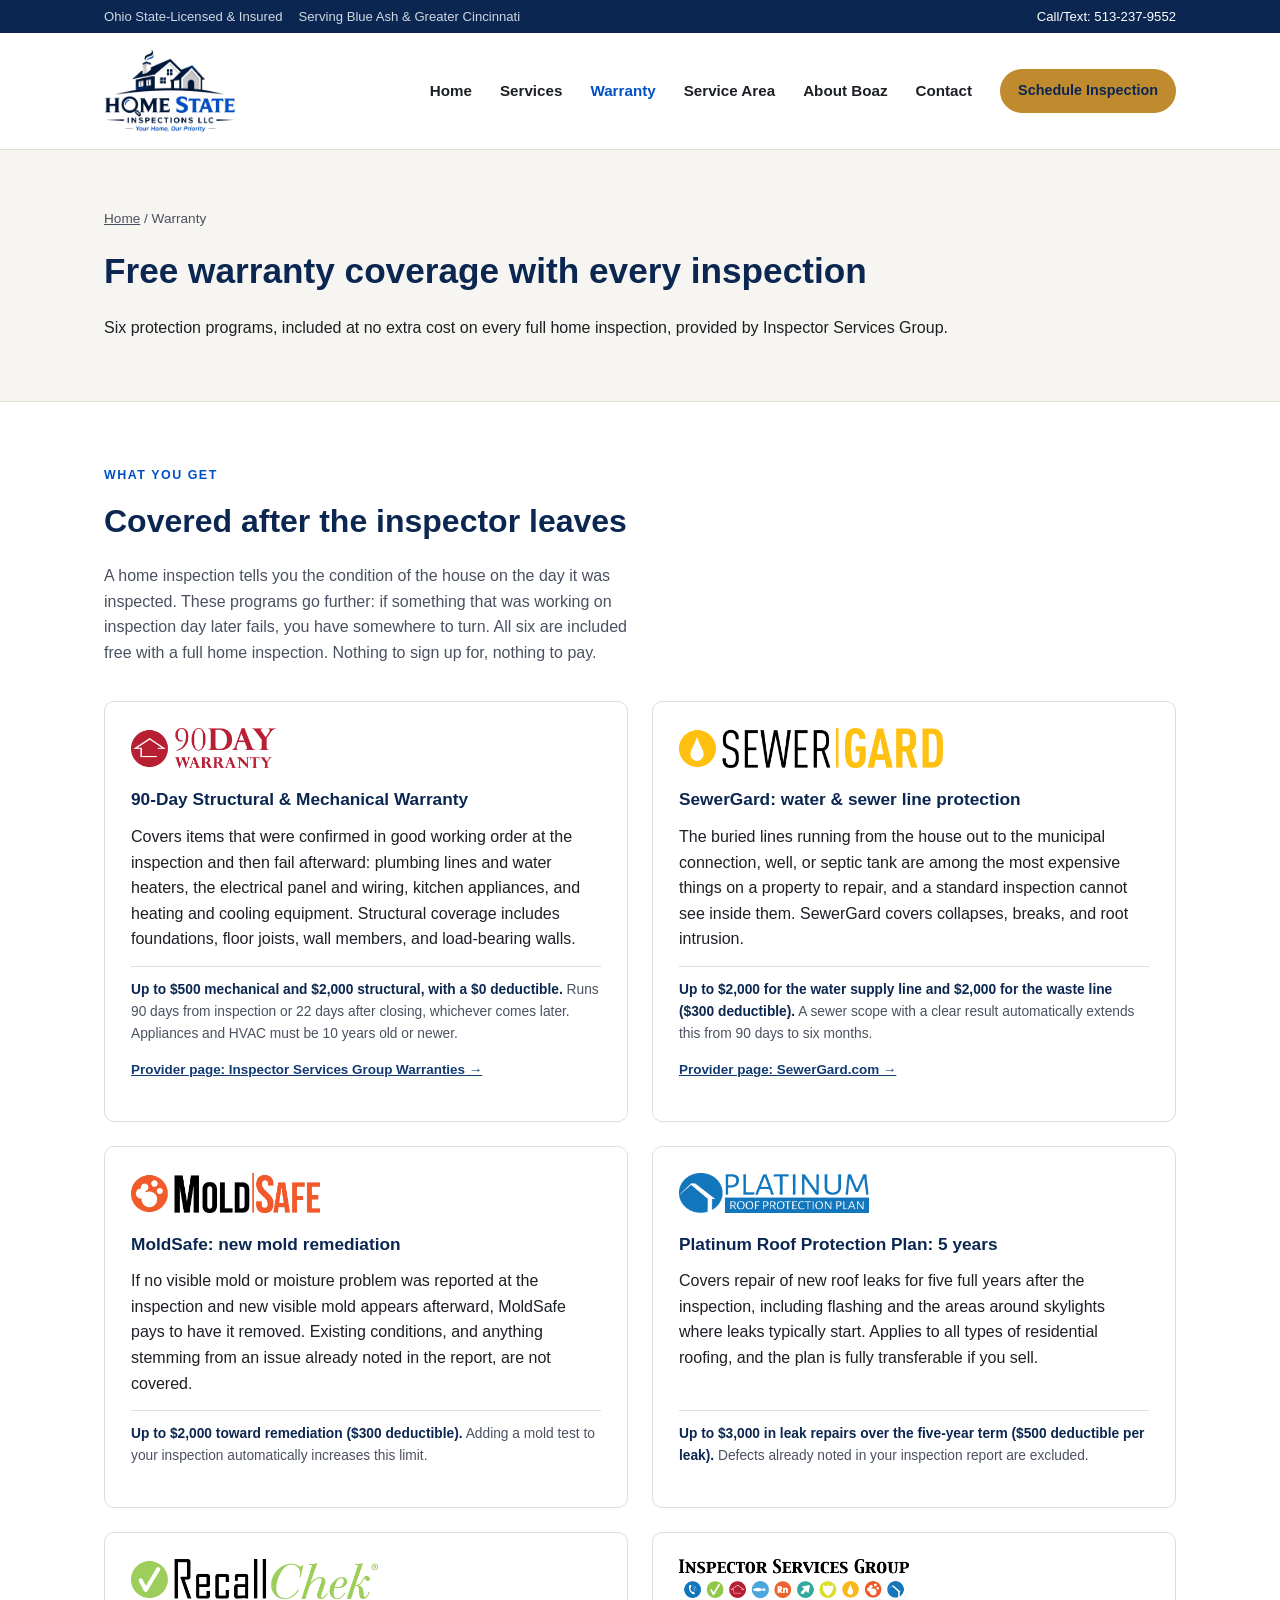
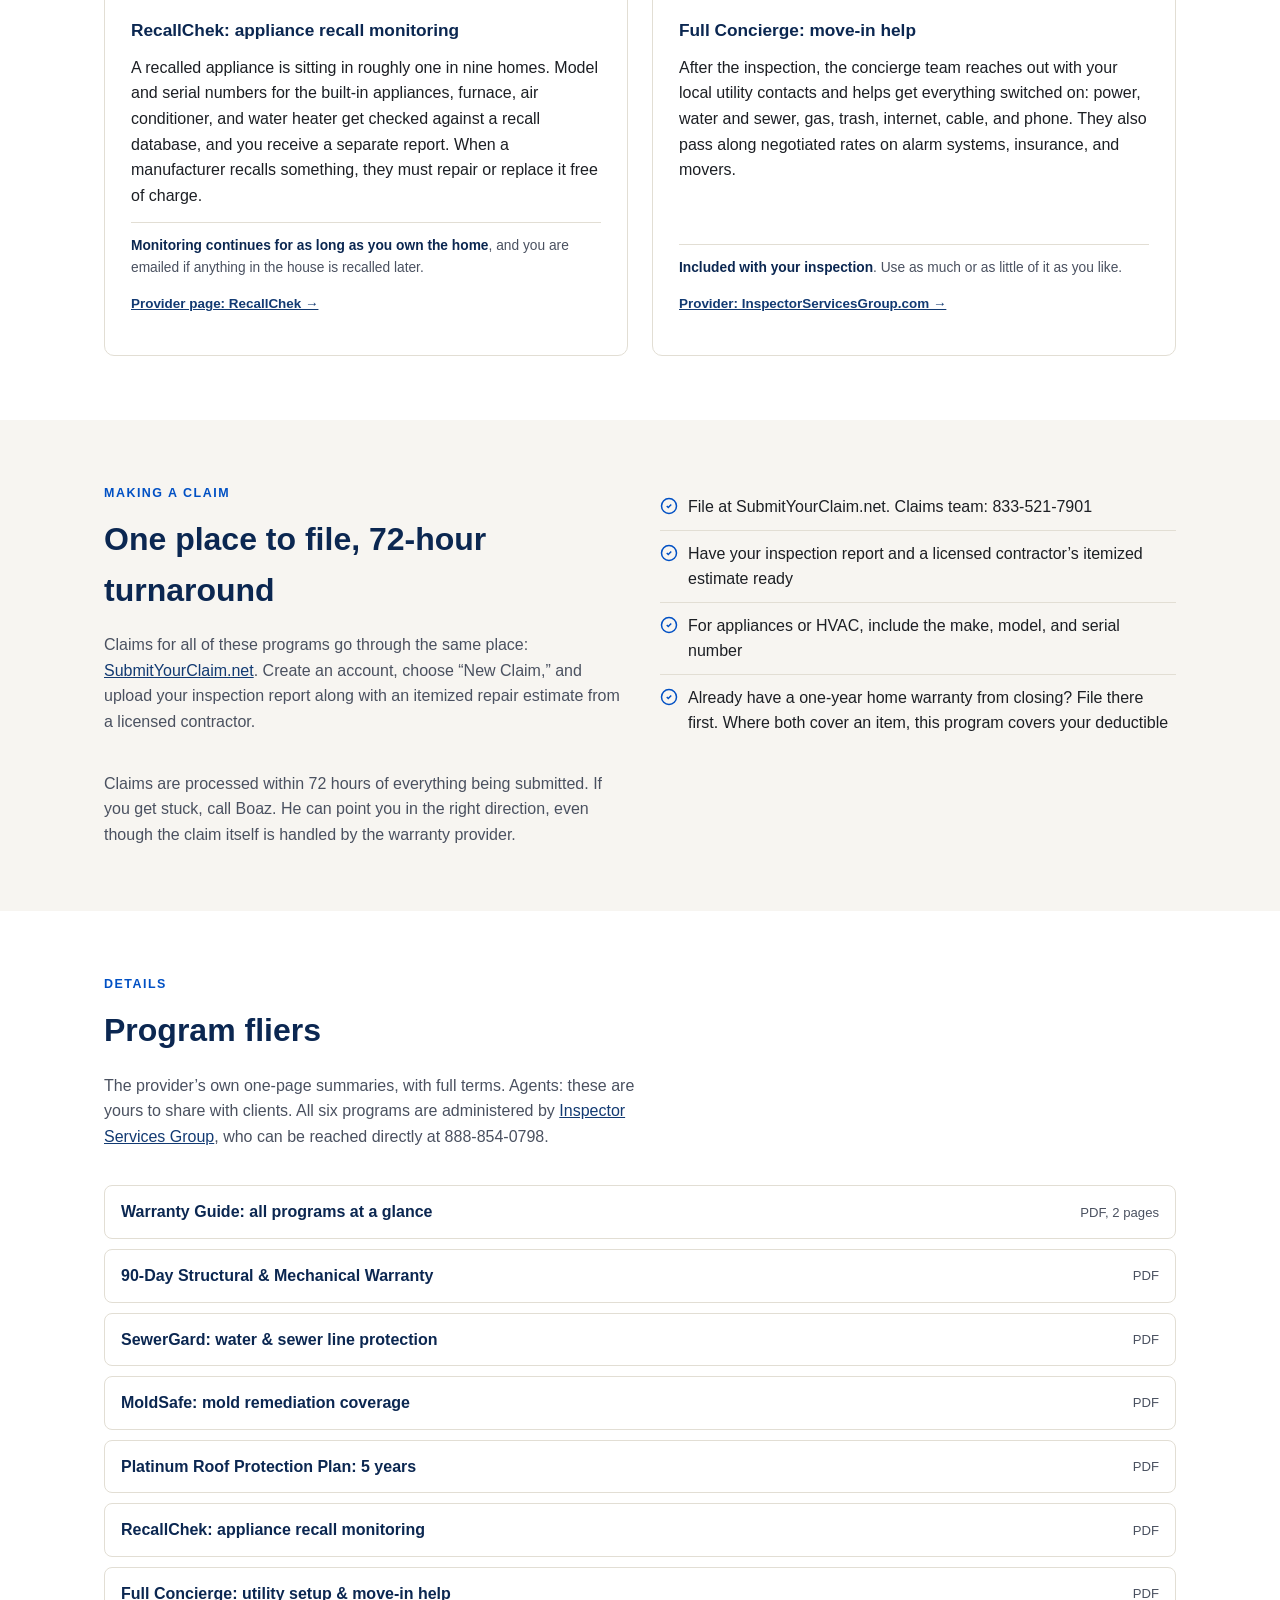
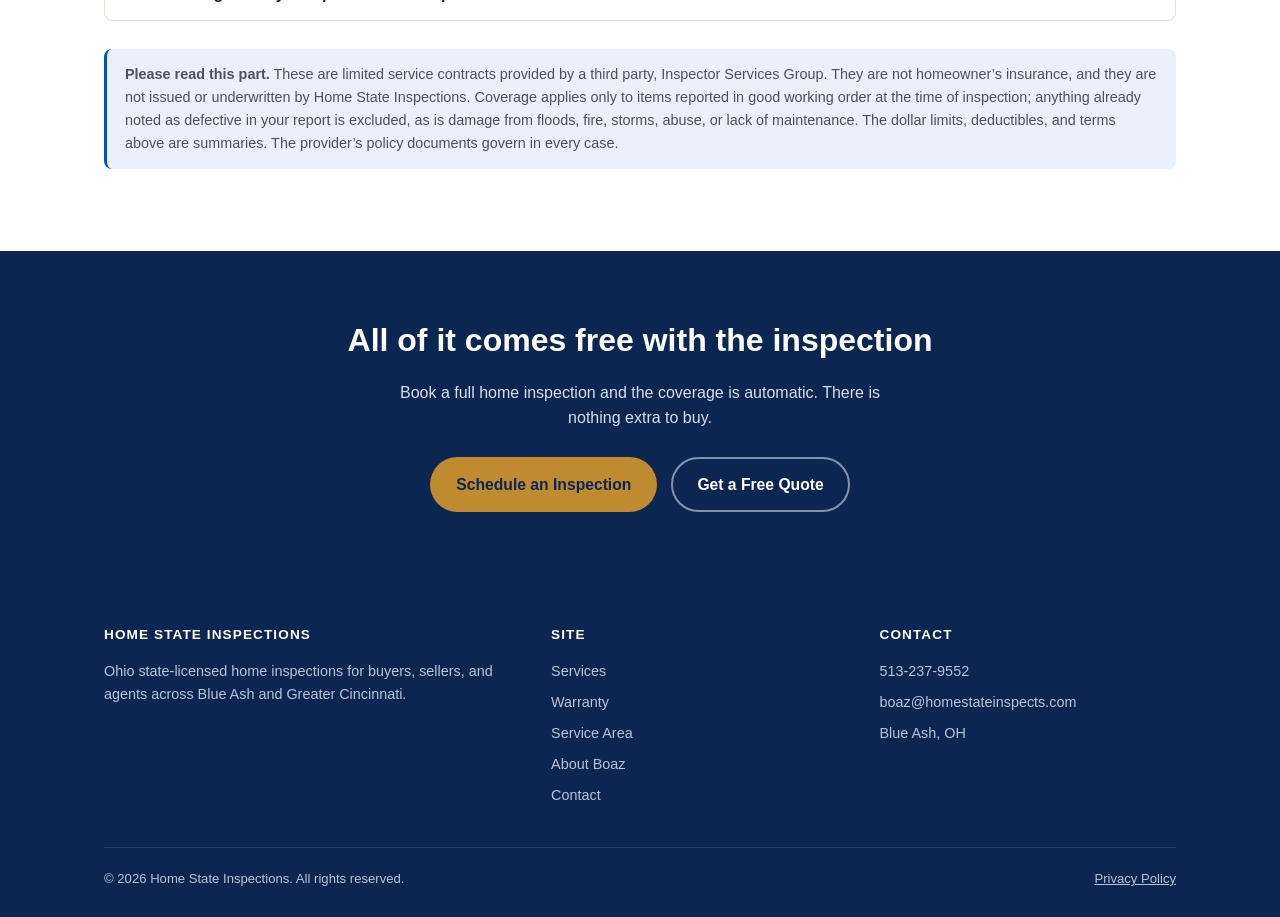
<file: warranty.html>
<!DOCTYPE html>
<html lang="en">
<head>
<meta charset="UTF-8">
<meta name="viewport" content="width=device-width, initial-scale=1.0">
<title>Free Warranty Coverage With Every Inspection | Home State Inspections</title>
<meta name="description" content="Every full home inspection from Home State Inspections includes free third-party warranty coverage: a 90-day structural and mechanical warranty, SewerGard, MoldSafe, a 5-year Platinum Roof Protection Plan, RecallChek appliance recall monitoring, and Full Concierge move-in help.">
<link rel="canonical" href="https://homestateinspects.com/warranty.html">
<link rel="stylesheet" href="style.css?v=8">
</head>
<body>
<a class="skip-link" href="#main">Skip to content</a>

<div class="top-bar">
  <div class="container">
    <div class="trust-strip">
      <span>Ohio State-Licensed &amp; Insured</span>
      <span>Serving Blue Ash &amp; Greater Cincinnati</span>
    </div>
    <a href="tel:+15132379552">Call/Text: 513-237-9552</a>
  </div>
</div>

<header class="site-header">
  <div class="header-inner">
    <a href="index.html" class="logo">
      <img src="logo-transparent.png" alt="Home State Inspections LLC" width="1299" height="900">
    </a>
    <button class="nav-toggle" aria-expanded="false" aria-controls="main-nav" aria-label="Toggle menu">
      <span></span>
    </button>
    <nav class="main-nav" id="main-nav">
      <a href="index.html">Home</a>
      <a href="services.html">Services</a>
      <a href="warranty.html" aria-current="page">Warranty</a>
      <a href="service-area.html">Service Area</a>
      <a href="about.html">About Boaz</a>
      <a href="contact.html">Contact</a>
      <a href="https://goisn.net/isn-homestate/online-scheduler/9c5191d9-7c6e-11f1-bdcb-0a63506e1b9d" class="nav-cta">Schedule Inspection</a>
    </nav>
  </div>
</header>

<main id="main">

  <section class="page-hero">
    <div class="container">
      <p class="breadcrumb"><a href="index.html">Home</a> / Warranty</p>
      <h1>Free warranty coverage with every inspection</h1>
      <p>Six protection programs, included at no extra cost on every full home inspection, provided by Inspector Services Group.</p>
    </div>
  </section>

  <section>
    <div class="container">
      <p class="eyebrow">What You Get</p>
      <h2 class="section-title">Covered after the inspector leaves</h2>
      <p class="section-intro">A home inspection tells you the condition of the house on the day it was inspected. These programs go further: if something that was working on inspection day later fails, you have somewhere to turn. All six are included free with a full home inspection. Nothing to sign up for, nothing to pay.</p>

      <div class="grid grid-2">

        <div class="program">
          <img class="program-logo" src="images/warranty/90day.png" alt="90 Day Warranty" width="1046" height="292" loading="lazy">
          <h3>90-Day Structural &amp; Mechanical Warranty</h3>
          <p>Covers items that were confirmed in good working order at the inspection and then fail afterward: plumbing lines and water heaters, the electrical panel and wiring, kitchen appliances, and heating and cooling equipment. Structural coverage includes foundations, floor joists, wall members, and load-bearing walls.</p>
          <p class="limit"><strong>Up to $500 mechanical and $2,000 structural, with a $0 deductible.</strong> Runs 90 days from inspection or 22 days after closing, whichever comes later. Appliances and HVAC must be 10 years old or newer.</p>
          <p class="provider"><a href="https://inspectorservicesgroup.com/warranties/" target="_blank" rel="noopener">Provider page: Inspector Services Group Warranties &rarr;</a></p>
        </div>

        <div class="program">
          <img class="program-logo" src="images/warranty/sewergard.png" alt="SewerGard" width="1876" height="292" loading="lazy">
          <h3>SewerGard: water &amp; sewer line protection</h3>
          <p>The buried lines running from the house out to the municipal connection, well, or septic tank are among the most expensive things on a property to repair, and a standard inspection cannot see inside them. SewerGard covers collapses, breaks, and root intrusion.</p>
          <p class="limit"><strong>Up to $2,000 for the water supply line and $2,000 for the waste line ($300 deductible).</strong> A sewer scope with a clear result automatically extends this from 90 days to six months.</p>
          <p class="provider"><a href="https://sewergard.com" target="_blank" rel="noopener">Provider page: SewerGard.com &rarr;</a></p>
        </div>

        <div class="program">
          <img class="program-logo" src="images/warranty/moldsafe.png" alt="MoldSafe" width="1364" height="292" loading="lazy">
          <h3>MoldSafe: new mold remediation</h3>
          <p>If no visible mold or moisture problem was reported at the inspection and new visible mold appears afterward, MoldSafe pays to have it removed. Existing conditions, and anything stemming from an issue already noted in the report, are not covered.</p>
          <p class="limit"><strong>Up to $2,000 toward remediation ($300 deductible).</strong> Adding a mold test to your inspection automatically increases this limit.</p>
        </div>

        <div class="program">
          <img class="program-logo" src="images/warranty/platinum-roof.png" alt="Platinum Roof Protection Plan" width="2003" height="421" loading="lazy">
          <h3>Platinum Roof Protection Plan: 5 years</h3>
          <p>Covers repair of new roof leaks for five full years after the inspection, including flashing and the areas around skylights where leaks typically start. Applies to all types of residential roofing, and the plan is fully transferable if you sell.</p>
          <p class="limit"><strong>Up to $3,000 in leak repairs over the five-year term ($500 deductible per leak).</strong> Defects already noted in your inspection report are excluded.</p>
        </div>

        <div class="program">
          <img class="program-logo" src="images/warranty/recallchek.png" alt="RecallChek" width="1800" height="292" loading="lazy">
          <h3>RecallChek: appliance recall monitoring</h3>
          <p>A recalled appliance is sitting in roughly one in nine homes. Model and serial numbers for the built-in appliances, furnace, air conditioner, and water heater get checked against a recall database, and you receive a separate report. When a manufacturer recalls something, they must repair or replace it free of charge.</p>
          <p class="limit"><strong>Monitoring continues for as long as you own the home</strong>, and you are emailed if anything in the house is recalled later.</p>
          <p class="provider"><a href="https://inspectorservicesgroup.com/recallchek/" target="_blank" rel="noopener">Provider page: RecallChek &rarr;</a></p>
        </div>

        <div class="program">
          <img class="program-logo" src="images/warranty/isg.png" alt="Inspector Services Group" width="881" height="146" loading="lazy">
          <h3>Full Concierge: move-in help</h3>
          <p>After the inspection, the concierge team reaches out with your local utility contacts and helps get everything switched on: power, water and sewer, gas, trash, internet, cable, and phone. They also pass along negotiated rates on alarm systems, insurance, and movers.</p>
          <p class="limit"><strong>Included with your inspection</strong>. Use as much or as little of it as you like.</p>
          <p class="provider"><a href="https://inspectorservicesgroup.com" target="_blank" rel="noopener">Provider: InspectorServicesGroup.com &rarr;</a></p>
        </div>

      </div>
    </div>
  </section>

  <section class="section-alt">
    <div class="container two-col">
      <div>
        <p class="eyebrow">Making A Claim</p>
        <h2 class="section-title">One place to file, 72-hour turnaround</h2>
        <p class="section-intro">Claims for all of these programs go through the same place: <a href="https://www.submityourclaim.net" target="_blank" rel="noopener">SubmitYourClaim.net</a>. Create an account, choose &ldquo;New Claim,&rdquo; and upload your inspection report along with an itemized repair estimate from a licensed contractor.</p>
        <p class="section-intro" style="margin-bottom:0;">Claims are processed within 72 hours of everything being submitted. If you get stuck, call Boaz. He can point you in the right direction, even though the claim itself is handled by the warranty provider.</p>
      </div>
      <ul class="checklist">
        <li><svg width="18" height="18" viewBox="0 0 24 24" fill="none" stroke="currentColor" stroke-width="2"><path d="M9 12l2 2 4-4"/><circle cx="12" cy="12" r="10"/></svg> File at SubmitYourClaim.net. Claims team: 833-521-7901</li>
        <li><svg width="18" height="18" viewBox="0 0 24 24" fill="none" stroke="currentColor" stroke-width="2"><path d="M9 12l2 2 4-4"/><circle cx="12" cy="12" r="10"/></svg> Have your inspection report and a licensed contractor&rsquo;s itemized estimate ready</li>
        <li><svg width="18" height="18" viewBox="0 0 24 24" fill="none" stroke="currentColor" stroke-width="2"><path d="M9 12l2 2 4-4"/><circle cx="12" cy="12" r="10"/></svg> For appliances or HVAC, include the make, model, and serial number</li>
        <li><svg width="18" height="18" viewBox="0 0 24 24" fill="none" stroke="currentColor" stroke-width="2"><path d="M9 12l2 2 4-4"/><circle cx="12" cy="12" r="10"/></svg> Already have a one-year home warranty from closing? File there first. Where both cover an item, this program covers your deductible</li>
      </ul>
    </div>
  </section>

  <section>
    <div class="container">
      <p class="eyebrow">Details</p>
      <h2 class="section-title">Program fliers</h2>
      <p class="section-intro">The provider&rsquo;s own one-page summaries, with full terms. Agents: these are yours to share with clients. All six programs are administered by <a href="https://inspectorservicesgroup.com" target="_blank" rel="noopener">Inspector Services Group</a>, who can be reached directly at 888-854-0798.</p>
      <ul class="doc-list">
        <li><a href="docs/warranty-guide.pdf" target="_blank" rel="noopener">Warranty Guide: all programs at a glance <span class="meta">PDF, 2 pages</span></a></li>
        <li><a href="docs/90-day-warranty.pdf" target="_blank" rel="noopener">90-Day Structural &amp; Mechanical Warranty <span class="meta">PDF</span></a></li>
        <li><a href="docs/sewergard.pdf" target="_blank" rel="noopener">SewerGard: water &amp; sewer line protection <span class="meta">PDF</span></a></li>
        <li><a href="docs/moldsafe.pdf" target="_blank" rel="noopener">MoldSafe: mold remediation coverage <span class="meta">PDF</span></a></li>
        <li><a href="docs/platinum-roof-protection.pdf" target="_blank" rel="noopener">Platinum Roof Protection Plan: 5 years <span class="meta">PDF</span></a></li>
        <li><a href="docs/recallchek.pdf" target="_blank" rel="noopener">RecallChek: appliance recall monitoring <span class="meta">PDF</span></a></li>
        <li><a href="docs/full-concierge.pdf" target="_blank" rel="noopener">Full Concierge: utility setup &amp; move-in help <span class="meta">PDF</span></a></li>
      </ul>

      <div class="note-box" style="margin-top:28px;">
        <strong>Please read this part.</strong> These are limited service contracts provided by a third party, Inspector Services Group. They are not homeowner&rsquo;s insurance, and they are not issued or underwritten by Home State Inspections. Coverage applies only to items reported in good working order at the time of inspection; anything already noted as defective in your report is excluded, as is damage from floods, fire, storms, abuse, or lack of maintenance. The dollar limits, deductibles, and terms above are summaries. The provider&rsquo;s policy documents govern in every case.
      </div>
    </div>
  </section>

  <section class="cta-band">
    <div class="container">
      <h2 class="section-title">All of it comes free with the inspection</h2>
      <p>Book a full home inspection and the coverage is automatic. There is nothing extra to buy.</p>
      <div class="hero-actions" style="justify-content:center;">
        <a class="btn btn-primary" href="https://goisn.net/isn-homestate/online-scheduler/9c5191d9-7c6e-11f1-bdcb-0a63506e1b9d">Schedule an Inspection</a>
        <a class="btn btn-outline" href="contact.html#quote">Get a Free Quote</a>
      </div>
    </div>
  </section>

</main>

<footer class="site-footer">
  <div class="container">
    <div class="footer-grid">
      <div>
        <h4>Home State Inspections</h4>
        <p>Ohio state-licensed home inspections for buyers, sellers, and agents across Blue Ash and Greater Cincinnati.</p>
      </div>
      <div>
        <h4>Site</h4>
        <ul>
          <li><a href="services.html">Services</a></li>
          <li><a href="warranty.html">Warranty</a></li>
          <li><a href="service-area.html">Service Area</a></li>
          <li><a href="about.html">About Boaz</a></li>
          <li><a href="contact.html">Contact</a></li>
        </ul>
      </div>
      <div>
        <h4>Contact</h4>
        <ul>
          <li><a href="tel:+15132379552">513-237-9552</a></li>
          <li><a href="mailto:boaz@homestateinspects.com">boaz@homestateinspects.com</a></li>
          <li>Blue Ash, OH</li>
        </ul>
      </div>
    </div>
    <div class="footer-bottom">
      <span>&copy; <span id="year"></span> Home State Inspections. All rights reserved.</span>
      <a href="privacy-policy.html">Privacy Policy</a>
    </div>
  </div>
</footer>

<script src="script.js?v=8"></script>
</body>
</html>
</file>
<file: style.css>
/* Home State Inspections: shared stylesheet */

:root {
  --navy: #0b2751; /* matches the real logo's navy, sampled from logo.png */
  --navy-light: #123a72;
  --blue: #0050c4; /* the logo's actual blue (sampled from "STATE"), used as the primary accent on white/paper backgrounds */
  --blue-light: #eaf1fd;
  --blue-on-dark: #8ab4ff; /* logo blue is too dark to read on the navy hero; this is the on-dark counterpart */
  --gold: #c08a2e; /* kept only for buttons/accents that sit directly on the navy background, since blue-on-navy loses too much contrast there */
  --gold-light: #d9a445;
  --paper: #f7f5f1;
  --white: #ffffff;
  --ink: #1c1f24;
  --ink-soft: #4a5160;
  --border: #e2ded4;
  --success-bg: #eef6ee;
  --radius: 10px;
  --shadow: 0 4px 18px rgba(20, 39, 63, 0.08);
  --max-width: 1120px;
}

* { box-sizing: border-box; }

html { scroll-behavior: smooth; }

body {
  margin: 0;
  font-family: -apple-system, BlinkMacSystemFont, "Segoe UI", Roboto, Helvetica, Arial, sans-serif;
  color: var(--ink);
  background: var(--white);
  line-height: 1.6;
}

img { max-width: 100%; display: block; }

a { color: var(--navy-light); }

.container {
  max-width: var(--max-width);
  margin: 0 auto;
  padding: 0 24px;
}

/* Skip link */
.skip-link {
  position: absolute;
  left: -9999px;
  top: 0;
  background: var(--blue);
  color: var(--white);
  padding: 10px 16px;
  z-index: 1000;
  font-weight: 600;
  border-radius: 0 0 6px 0;
}
.skip-link:focus { left: 0; }

/* Header */
.site-header {
  position: sticky;
  top: 0;
  z-index: 500;
  background: var(--white);
  border-bottom: 1px solid var(--border);
}

.header-inner {
  display: flex;
  align-items: center;
  justify-content: space-between;
  padding: 16px 24px;
  max-width: var(--max-width);
  margin: 0 auto;
}

.logo {
  display: flex;
  align-items: center;
  text-decoration: none;
  line-height: 1.1;
}

.logo img {
  height: 84px;
  width: auto;
  border-radius: 8px;
  /* deliberately no transition: height is a layout property, so animating it
     reflowed the whole page every frame and showed up as header flicker */
}

/* Homepage-only: a slightly taller header so the logo gets more room on the landing
   page. Other pages never get .header-hero, so they use the standard size above.

   This deliberately does NOT shrink on scroll any more. The header is sticky, so any
   change to its height reflows everything below it: with a CSS transition that meant a
   reflow every frame (visible as flicker), and without one it meant the whole page
   jumping up ~120px the instant you started scrolling. A header that never changes
   size has neither problem, and scrolling costs nothing. */
.site-header.header-hero .header-inner { padding: 22px 24px; }
.site-header.header-hero .logo img { height: 130px; }


.main-nav {
  display: flex;
  align-items: center;
  gap: 28px;
}

.main-nav a {
  text-decoration: none;
  color: var(--ink);
  font-weight: 600;
  font-size: 0.95rem;
  white-space: nowrap;
}

.main-nav a:hover,
.main-nav a[aria-current="page"] { color: var(--blue); }

.nav-cta {
  background: var(--gold);
  color: var(--navy) !important;
  padding: 10px 18px;
  border-radius: 999px;
  font-size: 0.9rem !important;
}
.nav-cta:hover { background: var(--gold-light); color: var(--navy) !important; }

.nav-toggle {
  display: none;
  background: none;
  border: 1px solid var(--border);
  border-radius: 8px;
  padding: 8px 10px;
  cursor: pointer;
}
.nav-toggle span,
.nav-toggle span::before,
.nav-toggle span::after {
  display: block;
  width: 20px;
  height: 2px;
  background: var(--navy);
  position: relative;
  transition: 0.2s;
}
.nav-toggle span::before { content: ""; position: absolute; top: -6px; }
.nav-toggle span::after { content: ""; position: absolute; top: 6px; }

@media (max-width: 860px) {
  .main-nav {
    position: absolute;
    top: 100%;
    left: 0;
    right: 0;
    background: var(--white);
    border-bottom: 1px solid var(--border);
    flex-direction: column;
    align-items: stretch;
    gap: 0;
    display: none;
    box-shadow: var(--shadow);
  }
  .main-nav.open { display: flex; }
  .main-nav a { padding: 14px 24px; border-top: 1px solid var(--border); }
  .nav-cta { border-radius: 0; text-align: center; }
  .nav-toggle { display: block; }
}

/* Top bar */
.top-bar {
  background: var(--navy);
  color: #cfd8e3;
  font-size: 0.82rem;
}
.top-bar .container {
  display: flex;
  justify-content: space-between;
  align-items: center;
  padding: 6px 24px;
  gap: 12px;
  flex-wrap: wrap;
}
.top-bar a { color: #fff; text-decoration: none; }
.top-bar a:hover { color: var(--blue-on-dark); }
.trust-strip {
  display: flex;
  gap: 16px;
  flex-wrap: wrap;
}

/* Hero */
.hero {
  background: linear-gradient(160deg, var(--navy) 0%, var(--navy-light) 100%);
  color: var(--white);
  padding: 72px 0 64px;
}
.hero .container {
  display: grid;
  grid-template-columns: 1.1fr 0.9fr;
  gap: 40px;
  align-items: center;
}
.hero h1 {
  font-size: clamp(1.9rem, 4vw, 2.7rem);
  line-height: 1.15;
  margin: 0 0 16px;
}
.hero h1 em {
  font-style: normal;
  color: var(--blue-on-dark);
}
.hero p.lede {
  font-size: 1.1rem;
  color: #d7dee8;
  max-width: 46ch;
  margin: 0 0 28px;
}
.hero-actions { display: flex; gap: 14px; flex-wrap: wrap; }

.badge-row {
  display: flex;
  gap: 22px;
  margin-top: 32px;
  flex-wrap: wrap;
}
.badge-row .badge {
  display: flex;
  align-items: center;
  gap: 8px;
  font-size: 0.88rem;
  color: #e4e9f0;
}
.badge svg { flex-shrink: 0; }

.hero-card {
  background: var(--white);
  color: var(--ink);
  border-radius: var(--radius);
  padding: 28px;
  box-shadow: var(--shadow);
}
.hero-card h2 { margin-top: 0; font-size: 1.15rem; color: var(--navy); }
.hero-card ul { padding-left: 20px; margin: 16px 0; }
.hero-card li { margin-bottom: 8px; }

@media (max-width: 900px) {
  .hero .container { grid-template-columns: 1fr; }
}

/* Buttons */
.btn {
  display: inline-flex;
  align-items: center;
  gap: 8px;
  padding: 13px 24px;
  border-radius: 999px;
  font-weight: 700;
  text-decoration: none;
  font-size: 0.98rem;
  border: 2px solid transparent;
  cursor: pointer;
}
.btn-primary { background: var(--gold); color: var(--navy); }
.btn-primary:hover { background: var(--gold-light); }
.btn-outline { border-color: rgba(255,255,255,0.5); color: var(--white); }
.btn-outline:hover { border-color: var(--white); background: rgba(255,255,255,0.08); }
.btn-navy { background: var(--navy); color: var(--white); }
.btn-navy:hover { background: var(--navy-light); }

/* Sections */
section { padding: 64px 0; }
.section-alt { background: var(--paper); }
.eyebrow {
  text-transform: uppercase;
  letter-spacing: 0.12em;
  font-size: 0.78rem;
  font-weight: 700;
  color: var(--blue);
  margin: 0 0 10px;
}
h2.section-title {
  font-size: clamp(1.5rem, 3vw, 2rem);
  color: var(--navy);
  margin: 0 0 14px;
}
.section-intro { max-width: 62ch; color: var(--ink-soft); margin-bottom: 36px; }

/* On the services page the .eyebrow holds the actual service name ("Sewer Scope"),
   while the h2 below it holds a marketing line that never names the service. At the
   shared 0.78rem the name was the smallest text in its own section and easy to scan
   straight past, so inside a service block it is sized up to read as the title it is.
   Scoped to .svc-group so it only catches the service sections on services.html - the
   homepage uses .eyebrow for section labels like "Why Home State", which should stay
   small. */
.svc-group .service-block .eyebrow {
  font-size: 1.05rem;
  letter-spacing: 0.07em;
  margin-bottom: 12px;
}

/* Cards grid */
.grid {
  display: grid;
  gap: 24px;
}
.grid-3 { grid-template-columns: repeat(3, 1fr); }
.grid-2 { grid-template-columns: repeat(2, 1fr); }
@media (max-width: 860px) {
  .grid-3, .grid-2 { grid-template-columns: 1fr; }
}

.card {
  background: var(--white);
  border: 1px solid var(--border);
  border-radius: var(--radius);
  padding: 26px;
}
.card h3 {
  margin-top: 0;
  color: var(--navy);
  font-size: 1.08rem;
}
.card-image {
  padding: 0;
  overflow: hidden;
  height: 200px;
  align-self: start;
}
.card-image img {
  width: 100%;
  height: 200px;
  object-fit: cover;
  display: block;
}
.card-icon {
  width: 44px;
  height: 44px;
  border-radius: 10px;
  background: var(--blue-light);
  display: flex;
  align-items: center;
  justify-content: center;
  margin-bottom: 14px;
}

/* Checklist */
.checklist { list-style: none; padding: 0; margin: 0; }
.checklist li {
  display: flex;
  gap: 10px;
  padding: 10px 0;
  border-bottom: 1px solid var(--border);
}
.checklist li:last-child { border-bottom: none; }
.checklist svg { flex-shrink: 0; margin-top: 3px; color: var(--blue); }

/* CTA band */
.cta-band {
  background: var(--navy);
  color: var(--white);
  text-align: center;
}
.cta-band h2 { color: var(--white); }
.cta-band p { color: #d7dee8; max-width: 56ch; margin: 0 auto 26px; }

/* About / bio */
.bio-layout {
  display: grid;
  grid-template-columns: 260px 1fr;
  gap: 40px;
  align-items: start;
}
@media (max-width: 780px) {
  .bio-layout { grid-template-columns: 1fr; }
}
.bio-portrait {
  aspect-ratio: 1 / 1;
  width: 100%;
  object-fit: cover;
  border-radius: var(--radius);
  box-shadow: var(--shadow);
}

/* Placeholder notice (dev-only visual flag, remove before go-live) */
.todo-flag {
  background: #fff4e0;
  border: 1px dashed #c08a2e;
  border-radius: 8px;
  padding: 14px 18px;
  font-size: 0.88rem;
  color: #6b4d15;
  margin: 18px 0;
}
.todo-flag strong { display: block; margin-bottom: 4px; }

/* Service area list */
.area-list {
  display: grid;
  grid-template-columns: repeat(3, 1fr);
  gap: 10px 24px;
  list-style: none;
  padding: 0;
  margin: 0;
}
.area-list li {
  padding: 8px 0;
  border-bottom: 1px solid var(--border);
  font-size: 0.96rem;
}
@media (max-width: 700px) {
  .area-list { grid-template-columns: repeat(2, 1fr); }
}

/* Contact */
.contact-grid {
  display: grid;
  grid-template-columns: 1fr 1fr;
  gap: 32px;
}
@media (max-width: 780px) {
  .contact-grid { grid-template-columns: 1fr; }
}
.contact-method {
  display: flex;
  gap: 14px;
  align-items: flex-start;
  padding: 18px 0;
  border-bottom: 1px solid var(--border);
}
.contact-method:last-child { border-bottom: none; }
.contact-method .icon {
  width: 40px; height: 40px;
  border-radius: 10px;
  background: rgba(20, 39, 63, 0.06);
  display: flex; align-items: center; justify-content: center;
  flex-shrink: 0;
}
.contact-method h3 { margin: 0 0 4px; font-size: 1rem; color: var(--navy); }
.contact-method a { text-decoration: none; font-weight: 600; }

/* Footer */
.site-footer {
  background: var(--navy);
  color: #b9c4d3;
  padding: 48px 0 28px;
  font-size: 0.9rem;
}
.footer-grid {
  display: grid;
  grid-template-columns: 1.4fr 1fr 1fr;
  gap: 32px;
  margin-bottom: 32px;
}
@media (max-width: 780px) {
  .footer-grid { grid-template-columns: 1fr; }
}
.footer-grid h4 {
  color: var(--white);
  font-size: 0.85rem;
  text-transform: uppercase;
  letter-spacing: 0.08em;
  margin: 0 0 14px;
}
.footer-grid ul { list-style: none; padding: 0; margin: 0; }
.footer-grid li { margin-bottom: 8px; }
.footer-grid a { color: #b9c4d3; text-decoration: none; }
.footer-grid a:hover { color: var(--blue-on-dark); }
.footer-bottom {
  border-top: 1px solid rgba(255,255,255,0.12);
  padding-top: 20px;
  display: flex;
  justify-content: space-between;
  flex-wrap: wrap;
  gap: 10px;
  font-size: 0.82rem;
}
.footer-bottom a { color: #b9c4d3; }

/* Sr-only */
.sr-only {
  position: absolute;
  width: 1px; height: 1px;
  padding: 0; margin: -1px;
  overflow: hidden;
  clip: rect(0,0,0,0);
  white-space: nowrap;
  border: 0;
}

/* Page hero (interior pages) */
.page-hero {
  background: var(--paper);
  border-bottom: 1px solid var(--border);
  padding: 44px 0;
}
.page-hero h1 { color: var(--navy); margin: 0 0 10px; font-size: clamp(1.6rem, 3.4vw, 2.2rem); }
.breadcrumb { font-size: 0.85rem; color: var(--ink-soft); }
.breadcrumb a { color: var(--ink-soft); }

.two-col {
  display: grid;
  grid-template-columns: 1fr 1fr;
  gap: 40px;
  align-items: start;
}
@media (max-width: 860px) {
  .two-col { grid-template-columns: 1fr; }
  /* Seven of the thirteen service sections put the bullet list before the text so the
     desktop columns alternate left/right down the page. Once the columns stack, that
     order drops the bullets above their own service name, where they read as a stray
     tail on the section before - the drone roof service looked like it had no bullets
     at all. Sending the list last on the stack fixes every one of them without
     touching the desktop alternation. */
  .two-col > .checklist { order: 2; }
}

/* Services quick-nav (anchor pills to jump to a specific service) */
.service-pills {
  display: flex;
  flex-wrap: wrap;
  gap: 10px;
  margin: 20px 0 0;
}
.service-pills a {
  display: inline-block;
  padding: 8px 16px;
  border-radius: 999px;
  border: 1px solid var(--border);
  background: var(--white);
  color: var(--ink);
  text-decoration: none;
  font-size: 0.88rem;
  font-weight: 600;
}
.service-pills a:hover { border-color: var(--blue); color: var(--blue); }

.service-block { scroll-margin-top: 130px; } /* clears the 117px sticky header */
.service-block + .service-block { margin-top: 8px; }

/* ---- Service categories & the jump disclosure -------------------------------
   Both are <details>. They ship with the `open` attribute set, so on desktop and
   with JS off the page renders exactly as it did before: an ungrouped run of
   sections under a flat pill nav. The summaries are hidden here and only become
   visible at the phone breakpoint, where script.js closes all of them except the
   general-inspection group. That is what takes the services page down from about
   21 phone screens to roughly six, and the 13-pill nav down from half a screen to
   a single row. */
.svc-group > summary,
.svc-jump > summary { display: none; }
.svc-group > summary::-webkit-details-marker,
.svc-jump > summary::-webkit-details-marker { display: none; }

/* The 8px gap between sections is set with an adjacent-sibling rule, which stops
   working across a group boundary. Put it back on the first section of a group. */
.svc-group + .svc-group > .service-block:first-of-type { margin-top: 8px; }

/* Desktop / no-JS safety net. JS collapses these on phones by clearing the `open`
   attribute; if that state ever survives into a desktop layout - a resize that
   misses the media-query event, a restored session, bfcache - the page has to keep
   showing every service rather than silently swallowing most of itself. Visibility
   on desktop is therefore decided here, not by the attribute. Chrome hides closed
   content through the ::details-content pseudo, older engines through display:none
   on the children, so both are neutralised. The mobile block below re-enables real
   collapsing behind the media query. */
.svc-group > *:not(summary) { display: block; }
.svc-jump > nav.service-pills { display: flex; }
.svc-group::details-content,
.svc-jump::details-content { content-visibility: visible; }

@media (max-width: 700px) {
  /* Real collapsing, re-enabled now that the desktop safety net above is scoped out. */
  .svc-group:not([open]) > *:not(summary),
  .svc-jump:not([open]) > nav.service-pills { display: none; }
  .svc-group:not([open])::details-content,
  .svc-jump:not([open])::details-content { content-visibility: hidden; }

  .svc-group > summary,
  .svc-jump > summary {
    display: flex;
    align-items: center;
    gap: 10px;
    cursor: pointer;
    list-style: none;
    font-weight: 600;
    color: var(--navy);
    background: var(--white);
    border-top: 1px solid #e3e6ec;
    padding: 16px 20px;
    /* the chevron is the only thing that moves, so it can be transformed cheaply */
    -webkit-tap-highlight-color: transparent;
  }
  .svc-group > summary:last-child { border-bottom: 1px solid #e3e6ec; }

  .svc-group-name { flex: 1; font-size: 1.02rem; }
  .svc-group-count {
    font-size: 0.78rem;
    font-weight: 500;
    color: var(--muted);
    white-space: nowrap;
  }

  /* Chevron, drawn in CSS so the markup stays clean. Rotates when the group opens. */
  .svc-group > summary::after,
  .svc-jump > summary::after {
    content: "";
    width: 9px;
    height: 9px;
    border-right: 2px solid var(--blue);
    border-bottom: 2px solid var(--blue);
    transform: rotate(45deg) translate(-2px, -2px);
    transition: transform 0.15s ease;
    flex: none;
  }
  .svc-group[open] > summary::after,
  .svc-jump[open] > summary::after {
    transform: rotate(-135deg) translate(-2px, -2px);
  }

  /* An open group gets a tinted bar so it reads as the section you are inside. */
  .svc-group[open] > summary {
    background: var(--paper);
    border-bottom: 1px solid #e3e6ec;
  }

  /* The services page hero is the light paper background, not the navy one on the
     homepage, so this bar is dark-on-light. */
  .svc-jump { margin-top: 18px; }
  .svc-jump > summary {
    background: var(--white);
    border: 1px solid #d8d4c8;
    border-radius: 8px;
    color: var(--navy);
    padding: 13px 16px;
    justify-content: space-between;
  }
  .svc-jump[open] > summary { border-radius: 8px 8px 0 0; border-bottom-color: transparent; }
  .svc-jump .service-pills {
    margin: 0;
    padding: 12px;
    background: var(--white);
    border: 1px solid #d8d4c8;
    border-top: none;
    border-radius: 0 0 8px 8px;
  }

  /* Jump targets have to clear the sticky header, which is shorter on phones. */
  .service-block { scroll-margin-top: 120px; }
}

.service-image {
  width: 100%;
  height: 200px;
  object-fit: cover;
  border-radius: var(--radius);
  box-shadow: var(--shadow);
  margin-bottom: 28px;
  display: block;
}

/* Credential / association logos (InterNACHI etc.) */
.cred-logos {
  display: flex;
  align-items: center;
  gap: 24px;
  flex-wrap: wrap;
  margin-top: 24px;
}
.cred-logos img {
  height: 68px;
  width: auto;
}
/* On the dark navy hero/footer, give light-background logos a white plate so they don't disappear */
.cred-logos--on-dark img {
  background: var(--white);
  border-radius: 8px;
  padding: 8px 12px;
}
.cred-logos--center { justify-content: center; }
/* Footer instance sits on navy and should be quieter than the in-page ones */
.site-footer .cred-logos { margin-top: 18px; }
.site-footer .cred-logos img { height: 52px; }

/* Inline note (non-placeholder, stays live: e.g. licensing/certification caveats) */
.note-box {
  background: var(--blue-light);
  border-left: 3px solid var(--blue);
  border-radius: 8px;
  padding: 14px 18px;
  font-size: 0.9rem;
  color: var(--ink-soft);
  margin: 18px 0;
}

/* ---------- Warranty programs (third-party, via Inspector Services Group) ---------- */

/* Row of partner logos, e.g. under the homepage warranty summary */
.warranty-logos {
  display: flex;
  flex-wrap: wrap;
  align-items: center;
  justify-content: center;
  gap: 28px 44px;
  margin-top: 34px;
  padding-top: 28px;
  border-top: 1px solid var(--border);
}
.warranty-logos img {
  height: 34px;
  width: auto;
  /* the partner marks are strongly coloured; muting them slightly keeps the row
     from competing with the page's own navy/blue palette */
  opacity: 0.85;
}
.section-alt .warranty-logos { border-top-color: #ddd8cc; }

/* A warranty program: logo above its own detail card */
.program {
  background: var(--white);
  border: 1px solid var(--border);
  border-radius: var(--radius);
  padding: 26px;
  display: flex;
  flex-direction: column;
}
.program-logo {
  height: 40px;
  width: auto;
  align-self: flex-start;
  margin-bottom: 18px;
}
.program h3 { margin: 0 0 10px; color: var(--navy); font-size: 1.08rem; }
.program p { margin: 0 0 14px; }
.program .limit {
  font-size: 0.86rem;
  color: var(--ink-soft);
  border-top: 1px solid var(--border);
  padding-top: 12px;
  margin-top: auto;
}
.program .limit strong { color: var(--navy); }

/* Download link list for the partner fliers */
.doc-list { list-style: none; padding: 0; margin: 0; display: grid; gap: 10px; }
.doc-list a {
  display: flex;
  align-items: center;
  gap: 10px;
  padding: 13px 16px;
  background: var(--white);
  border: 1px solid var(--border);
  border-radius: 8px;
  text-decoration: none;
  font-weight: 600;
  color: var(--navy);
}
.doc-list a:hover { border-color: var(--blue); color: var(--blue); }
.doc-list .meta { margin-left: auto; font-weight: 400; font-size: 0.82rem; color: var(--ink-soft); }

/* Link out to the warranty provider's own page for a program */
.program .provider {
  font-size: 0.84rem;
  margin: 0 0 14px;
}
.program .provider a { font-weight: 600; }

/* On a phone the service banners are the problem child: the source files are
   cropped 5:1, so forcing a fixed 200px height into a ~330px-wide column means
   object-fit has to zoom in and you only ever see the middle third of the photo.
   Letting them keep a wider ratio on small screens shows much more of the image. */
@media (max-width: 700px) {
  .service-image { height: auto; aspect-ratio: 3 / 1; }
}
</file>
